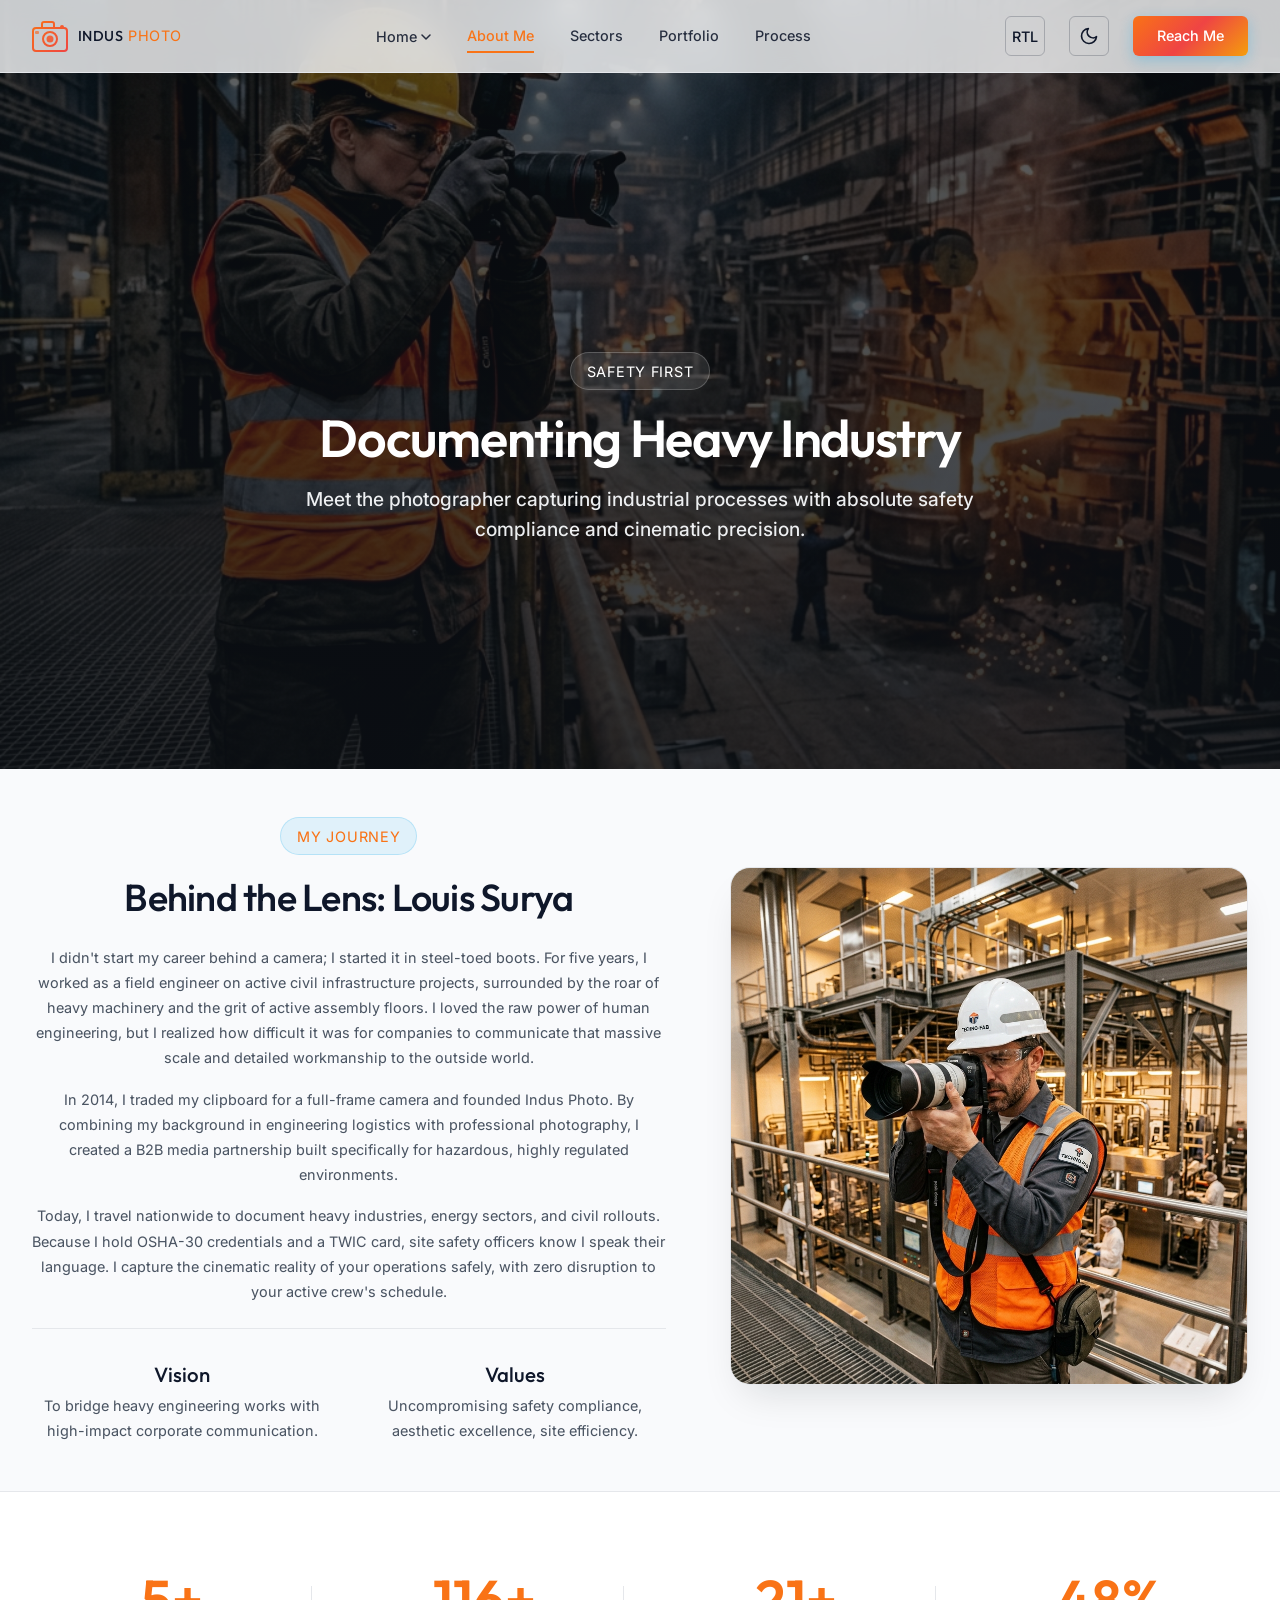
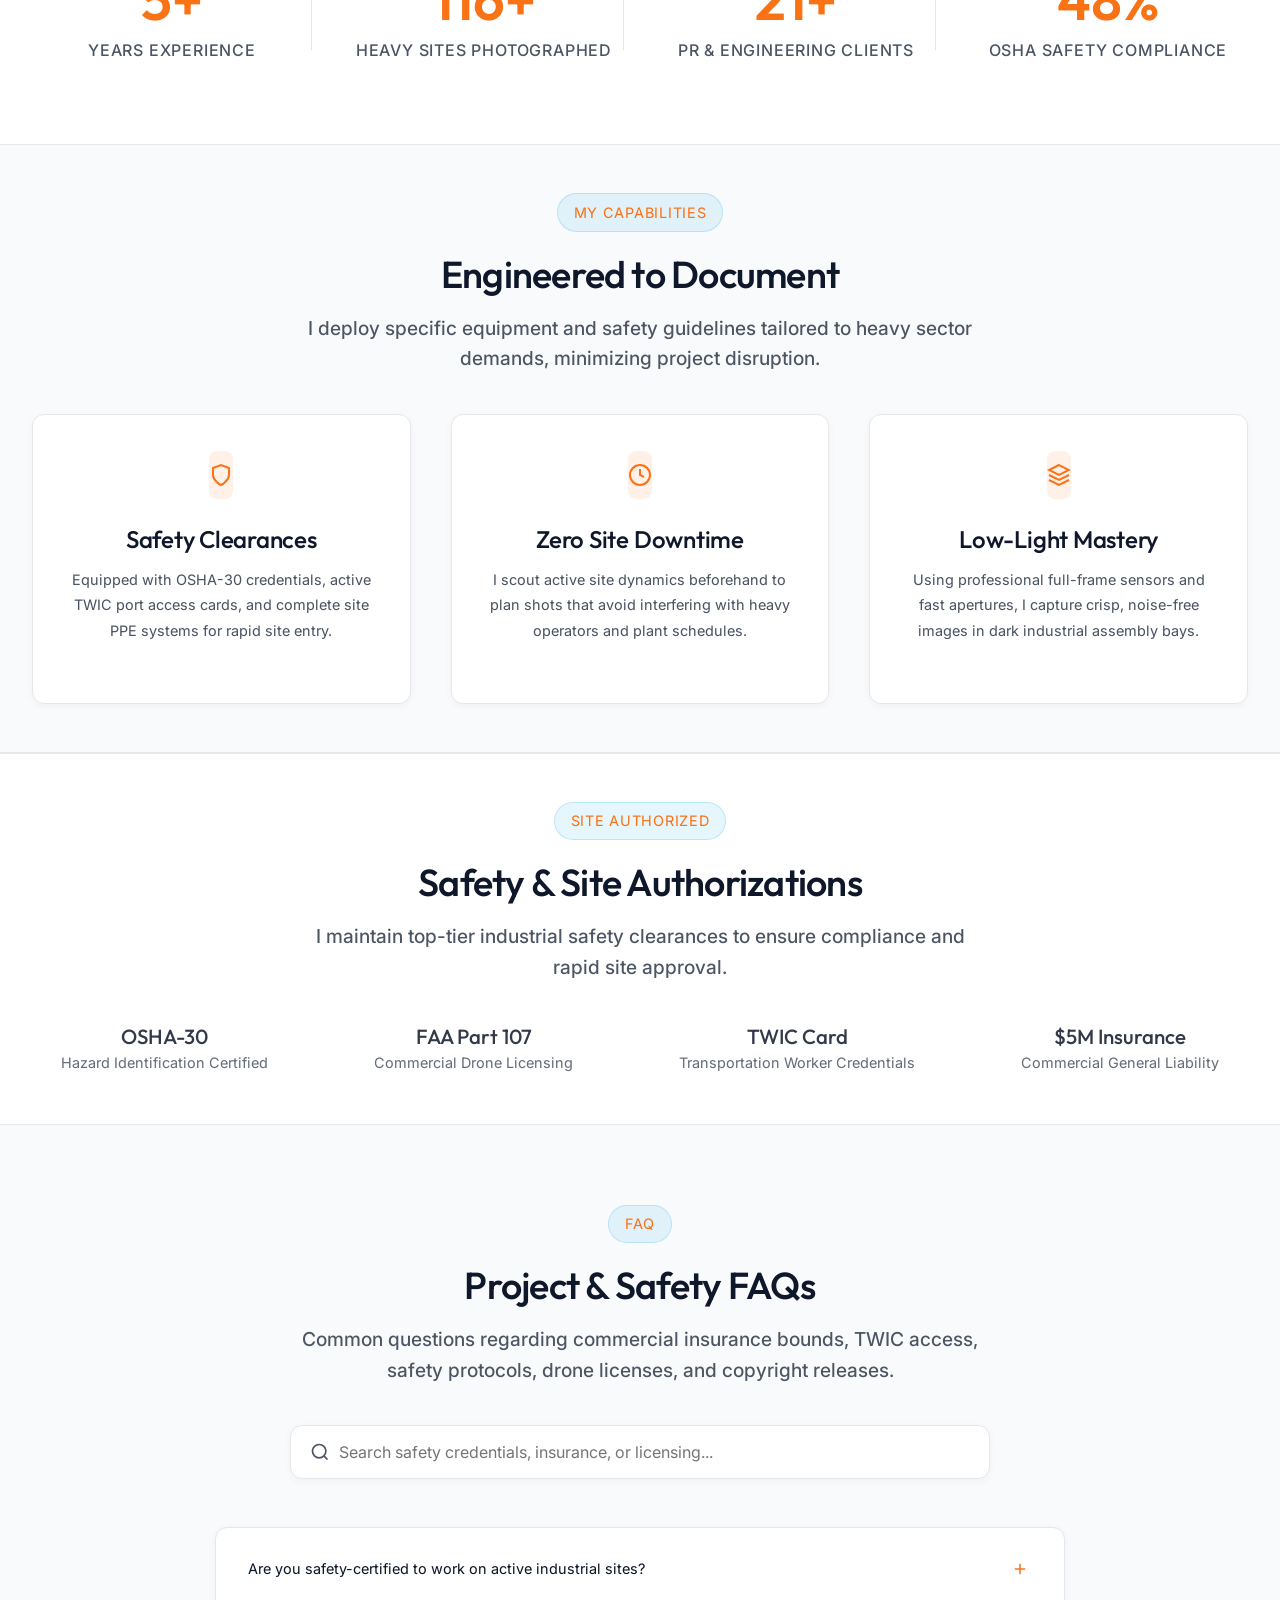
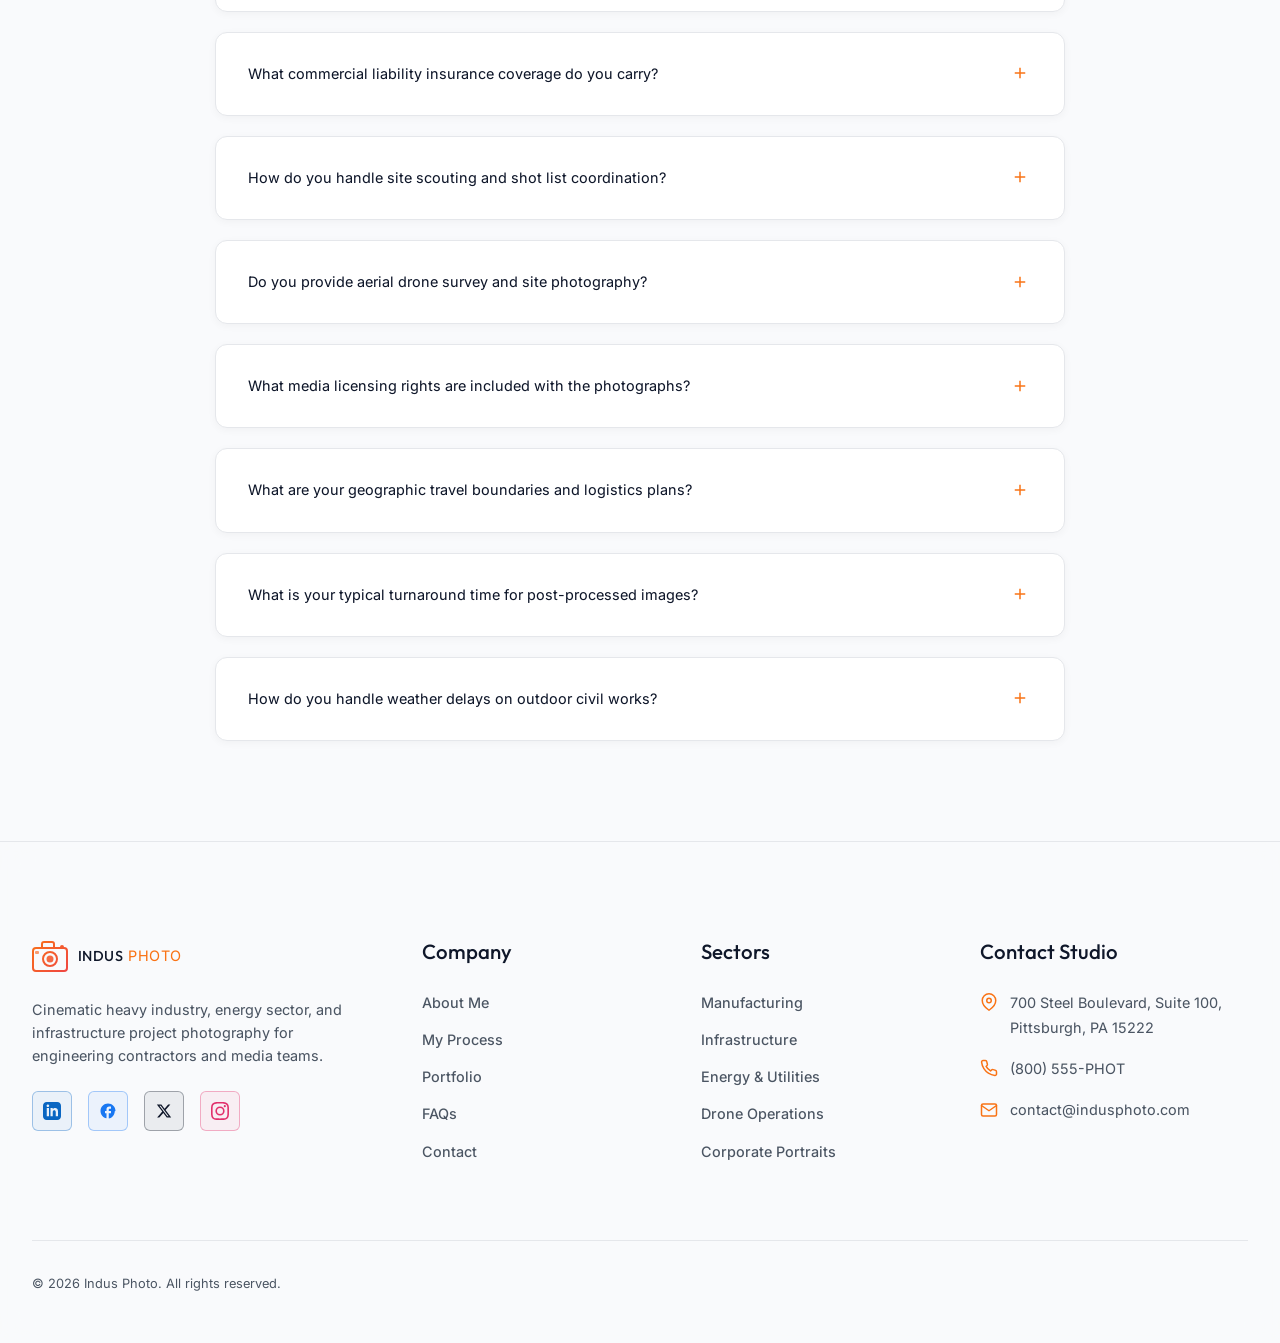
<file: about.html>
﻿<!DOCTYPE html>
<html lang="en">
<head>
  <meta charset="UTF-8">
  <meta name="viewport" content="width=device-width, initial-scale=1.0">
  <title>About Me | Indus Photo Industrial Photography</title>
  <meta name="description" content="Learn about the safety-first approach, OSHA certifications, and specialized heavy machinery photography equipment of Indus Photo.">
  
  <!-- Open Graph -->
  <meta property="og:title" content="About Me | Indus Photo Industrial Photography">
  <meta property="og:description" content="Meet the safety-certified photographer documenting America's infrastructure, energy, and manufacturing sectors.">
  <meta property="og:image" content="images/photographer.jpg">
  <meta property="og:type" content="website">

  <!-- Favicon -->
  <link rel="icon" type="image/svg+xml" href="favicon.svg">

  <!-- CSS Link -->
  <link rel="stylesheet" href="styles.css">
</head>
<body class="about-page">

  <!-- HEADER -->
  <header class="header sticky" id="header" style="background: var(--bg-header); border-bottom: 1px solid var(--border-color);">
    <div class="container header-container">
      <a href="index.html" class="logo">
          <svg class="logo-graphics" width="36" height="36" viewBox="0 0 36 36" fill="none" xmlns="http://www.w3.org/2000/svg"><defs><linearGradient id="logo-gradient" x1="0" y1="0" x2="36" y2="36" gradientUnits="userSpaceOnUse"><stop offset="0%" stop-color="#F97316" /><stop offset="100%" stop-color="#EF4444" /></linearGradient></defs><rect x="1" y="10" width="34" height="23" rx="3" ry="3" stroke="url(#logo-gradient)" stroke-width="2" fill="none" /><path d="M10,10 L10,6 Q10,4 12,4 L20,4 Q22,4 22,6 L22,10" stroke="url(#logo-gradient)" stroke-width="2" fill="none" stroke-linejoin="round" /><circle cx="18" cy="21" r="7" stroke="url(#logo-gradient)" stroke-width="2" fill="none" /><circle cx="18" cy="21" r="3.5" fill="url(#logo-gradient)" opacity="0.9" /><circle cx="30" cy="9" r="2" fill="url(#logo-gradient)" /><rect x="3" y="13" width="4" height="3" rx="1" fill="url(#logo-gradient)" opacity="0.65" /></svg><span class="logo-brand"><strong>INDUS</strong><span class="logo-accent"> PHOTO</span></span>
        </a>
      <nav class="nav" id="nav-menu">
        <div class="nav-dropdown desktop-only">
          <a href="#" class="nav-link dropdown-toggle" id="nav-home">Home <svg class="dropdown-arrow" width="10"
              height="6" viewBox="0 0 10 6" fill="none" stroke="currentColor" stroke-width="1.5">
              <path d="M1 1L5 5L9 1" stroke-linecap="round" stroke-linejoin="round" />
            </svg></a>
          <div class="dropdown-menu">
            <a href="index.html" class="dropdown-item">Home 1</a>
            <a href="index2.html" class="dropdown-item">Home 2</a>
          </div>
        </div>
        <a href="index.html" class="nav-link mobile-only" id="nav-home1-mob">Home 1</a>
        <a href="index2.html" class="nav-link mobile-only" id="nav-home2-mob">Home 2</a>
        <a href="about.html" class="nav-link active" id="nav-about">About Me</a>
        <a href="services.html" class="nav-link" id="nav-services">Sectors</a>
        <a href="portfolio.html" class="nav-link" id="nav-portfolio">Portfolio</a>
        <a href="process.html" class="nav-link" id="nav-process">Process</a>
        <a href="contact.html" class="nav-link mobile-only login-mobile-btn" id="nav-login-mob">Reach Me</a>
      </nav>
      <div class="header-actions">
        <!-- RTL Toggle -->
        <button id="rtl-toggle" class="theme-toggle" aria-label="Toggle Layout Direction" style="font-size: 0.85rem; font-weight: 500;">RTL</button>
        <!-- Dark Mode Toggle -->
        <button id="theme-toggle" class="theme-toggle" aria-label="Toggle Theme">
          <svg class="moon-icon" width="20" height="20" viewBox="0 0 24 24" fill="none" stroke="currentColor" stroke-width="2" stroke-linecap="round" stroke-linejoin="round"><path d="M21 12.79A9 9 0 1 1 11.21 3 7 7 0 0 0 21 12.79z"></path></svg>
          <svg class="sun-icon" width="20" height="20" viewBox="0 0 24 24" fill="none" stroke="currentColor" stroke-width="2" stroke-linecap="round" stroke-linejoin="round"><circle cx="12" cy="12" r="5"></circle><line x1="12" y1="1" x2="12" y2="3"></line><line x1="12" y1="21" x2="12" y2="23"></line><line x1="4.22" y1="4.22" x2="5.64" y2="5.64"></line><line x1="18.36" y1="18.36" x2="19.78" y2="19.78"></line><line x1="1" y1="12" x2="3" y2="12"></line><line x1="21" y1="12" x2="23" y2="12"></line><line x1="4.22" y1="19.78" x2="5.64" y2="18.36"></line><line x1="18.36" y1="5.64" x2="19.78" y2="4.22"></line></svg>
        </button>
        <a href="contact.html" class="btn btn-primary desktop-only">Reach Me</a>
        <button class="hamburger" id="hamburger" aria-label="Toggle Navigation">
          <span class="hamburger-line"></span>
          <span class="hamburger-line"></span>
          <span class="hamburger-line"></span>
          <svg class="hamburger-close-icon" width="20" height="20" viewBox="0 0 24 24" fill="none" stroke="currentColor" stroke-width="2.5" stroke-linecap="round" stroke-linejoin="round" style="display: none; position: absolute; top: 50%; left: 50%; transform: translate(-50%, -50%);"><line x1="18" y1="6" x2="6" y2="18"></line><line x1="6" y1="6" x2="18" y2="18"></line></svg>
        </button>
      </div>
    </div>
  </header>

  <!-- INNER PAGE HERO -->
  <section class="inner-hero">
    <div class="hero-bg">
      <img src="images/about_hero.png" alt="Louis Surya working on-site at a heavy machinery facility">
    </div>
    <div class="container" style="position: relative; z-index: 2; text-align: center;">
      <span class="badge" style="background: rgba(255,255,255,0.1); color: #FFFFFF; border-color: rgba(255,255,255,0.2);">Safety First</span>
      <h1 style="color: #FFFFFF; font-size: 3.5rem; margin-bottom: 1rem;">Documenting Heavy Industry</h1>
      <p class="inner-hero-subtext" style="color: rgba(248, 250, 252, 0.8); max-width: 700px; margin: 0 auto;">Meet the photographer capturing industrial processes with absolute safety compliance and cinematic precision.</p>
    </div>
  </section>

  <!-- COMPANY STORY & MISSION -->
  <section class="section">
    <div class="container">
      <div class="stack-on-mobile" style="display: grid; grid-template-columns: 1.1fr 0.9fr; gap: 4rem; align-items: center;">
        <div class="purpose-text-wrapper">
          <span class="badge">My Journey</span>
          <h2 style="font-size: 2.25rem; margin-bottom: 1.5rem;">Behind the Lens: Louis Surya</h2>
          <p style="margin-bottom: 1rem; color: var(--text-muted);">I didn't start my career behind a camera; I started it in steel-toed boots. For five years, I worked as a field engineer on active civil infrastructure projects, surrounded by the roar of heavy machinery and the grit of active assembly floors. I loved the raw power of human engineering, but I realized how difficult it was for companies to communicate that massive scale and detailed workmanship to the outside world.</p>
          <p style="margin-bottom: 1rem; color: var(--text-muted);">In 2014, I traded my clipboard for a full-frame camera and founded Indus Photo. By combining my background in engineering logistics with professional photography, I created a B2B media partnership built specifically for hazardous, highly regulated environments.</p>
          <p style="margin-bottom: 1.5rem; color: var(--text-muted);">Today, I travel nationwide to document heavy industries, energy sectors, and civil rollouts. Because I hold OSHA-30 credentials and a TWIC card, site safety officers know I speak their language. I capture the cinematic reality of your operations safely, with zero disruption to your active crew's schedule.</p>
          <div class="purpose-meta">
            <div>
              <h4 style="font-size: 1.1rem; margin-bottom: 0.25rem;">Vision</h4>
              <p style="font-size: 0.9rem; color: var(--text-muted);">To bridge heavy engineering works with high-impact corporate communication.</p>
            </div>
            <div>
              <h4 style="font-size: 1.1rem; margin-bottom: 0.25rem;">Values</h4>
              <p style="font-size: 0.9rem; color: var(--text-muted);">Uncompromising safety compliance, aesthetic excellence, site efficiency.</p>
            </div>
          </div>
        </div>
        <div>
          <img src="images/photographer.jpg" alt="Industrial photographer in safety hardhat and high-visibility vest standing in a modern cleanroom factory holding professional camera" style="width: 100%; border-radius: var(--radius-lg); box-shadow: var(--shadow-lg); border: 1px solid var(--border-color);">
        </div>
      </div>
    </div>
  </section>

  <!-- STATISTICS SECTION -->
  <section class="stats" id="stats" style="border-top: 1px solid var(--border-color); border-bottom: 1px solid var(--border-color); margin-top: 0; box-shadow: none; border-radius: 0; background: var(--bg-card);">
    <div class="container">
      <div class="stats-grid">
        <div class="stat-item">
          <div class="stat-number" data-target="12" data-suffix="+">0</div>
          <div class="stat-label">Years Experience</div>
        </div>
        <div class="stat-item">
          <div class="stat-number" data-target="150" data-suffix="+">0</div>
          <div class="stat-label">Heavy Sites Photographed</div>
        </div>
        <div class="stat-item">
          <div class="stat-number" data-target="45" data-suffix="+">0</div>
          <div class="stat-label">PR & Engineering Clients</div>
        </div>
        <div class="stat-item">
          <div class="stat-number" data-target="100" data-suffix="%">0</div>
          <div class="stat-label">OSHA Safety Compliance</div>
        </div>
      </div>
    </div>
  </section>

  <!-- WHY CHOOSE US -->
  <section class="section" id="our-capabilities" style="background: var(--bg-main); border-bottom: 1px solid var(--border-color);">
    <div class="container">
      <div class="section-header">
        <span class="badge">My Capabilities</span>
        <h2 class="section-title">Engineered to Document</h2>
        <p class="section-subtitle">I deploy specific equipment and safety guidelines tailored to heavy sector demands, minimizing project disruption.</p>
      </div>
      <div class="cards-grid center-last-card">
        <!-- Card 1 -->
        <div class="premium-card" style="padding: 2.25rem;">
          <div style="width: 48px; height: 48px; border-radius: 8px; background: rgba(249, 115, 22, 0.1); color: var(--accent); display: flex; align-items: center; justify-content: center; margin-bottom: 1.5rem;">
            <svg width="24" height="24" viewBox="0 0 24 24" fill="none" stroke="currentColor" stroke-width="2"><path d="M12 22s8-4 8-10V5l-8-3-8 3v7c0 6 8 10 8 10z"></path></svg>
          </div>
          <h3 class="card-title" style="min-height: auto; margin-bottom: 0.75rem;">Safety Clearances</h3>
          <p class="card-desc">Equipped with OSHA-30 credentials, active TWIC port access cards, and complete site PPE systems for rapid site entry.</p>
        </div>
        <!-- Card 2 -->
        <div class="premium-card" style="padding: 2.25rem;">
          <div style="width: 48px; height: 48px; border-radius: 8px; background: rgba(249, 115, 22, 0.1); color: var(--accent); display: flex; align-items: center; justify-content: center; margin-bottom: 1.5rem;">
            <svg width="24" height="24" viewBox="0 0 24 24" fill="none" stroke="currentColor" stroke-width="2"><circle cx="12" cy="12" r="10"></circle><polyline points="12 6 12 12 16 14"></polyline></svg>
          </div>
          <h3 class="card-title" style="min-height: auto; margin-bottom: 0.75rem;">Zero Site Downtime</h3>
          <p class="card-desc">I scout active site dynamics beforehand to plan shots that avoid interfering with heavy operators and plant schedules.</p>
        </div>
        <!-- Card 3 -->
        <div class="premium-card" style="padding: 2.25rem;">
          <div style="width: 48px; height: 48px; border-radius: 8px; background: rgba(249, 115, 22, 0.1); color: var(--accent); display: flex; align-items: center; justify-content: center; margin-bottom: 1.5rem;">
            <svg width="24" height="24" viewBox="0 0 24 24" fill="none" stroke="currentColor" stroke-width="2"><polygon points="12 2 2 7 12 12 22 7 12 2"></polygon><polyline points="2 17 12 22 22 17"></polyline><polyline points="2 12 12 17 22 12"></polyline></svg>
          </div>
          <h3 class="card-title" style="min-height: auto; margin-bottom: 0.75rem;">Low-Light Mastery</h3>
          <p class="card-desc">Using professional full-frame sensors and fast apertures, I capture crisp, noise-free images in dark industrial assembly bays.</p>
        </div>
      </div>
    </div>
  </section>

  <!-- TIMELINE -->
  

  <!-- INDUSTRY CERTIFICATIONS -->
  <section class="section" style="background: var(--bg-card); border-top: 1px solid var(--border-color);">
    <div class="container">
      <div class="section-header">
        <span class="badge">Site Authorized</span>
        <h2 class="section-title">Safety & Site Authorizations</h2>
        <p class="section-subtitle">I maintain top-tier industrial safety clearances to ensure compliance and rapid site approval.</p>
      </div>
      <div style="display: flex; justify-content: space-around; align-items: center; flex-wrap: wrap; gap: 3rem; opacity: 0.85;">
        <div style="text-align: center;">
          <h4 style="font-size: 1.25rem; font-weight: 560; color: var(--text-main);">OSHA-30</h4>
          <p style="font-size: 0.85rem; color: var(--text-muted);">Hazard Identification Certified</p>
        </div>
        <div style="text-align: center;">
          <h4 style="font-size: 1.25rem; font-weight: 560; color: var(--text-main);">FAA Part 107</h4>
          <p style="font-size: 0.85rem; color: var(--text-muted);">Commercial Drone Licensing</p>
        </div>
        <div style="text-align: center;">
          <h4 style="font-size: 1.25rem; font-weight: 560; color: var(--text-main);">TWIC Card</h4>
          <p style="font-size: 0.85rem; color: var(--text-muted);">Transportation Worker Credentials</p>
        </div>
        <div style="text-align: center;">
          <h4 style="font-size: 1.25rem; font-weight: 560; color: var(--text-main);">$5M Insurance</h4>
          <p style="font-size: 0.85rem; color: var(--text-muted);">Commercial General Liability</p>
        </div>
      </div>
    </div>
  </section>

  <!-- SECTION: FAQs -->
  <section class="section" id="faq" style="border-top: 1px solid var(--border-color); padding-top: 5rem; padding-bottom: 5rem;">
    <div class="container">
      <div class="section-header">
        <span class="badge">FAQ</span>
        <h2 class="section-title">Project &amp; Safety FAQs</h2>
        <p class="section-subtitle">Common questions regarding commercial insurance bounds, TWIC access, safety protocols, drone licenses, and copyright releases.</p>
      </div>

      <!-- Search Input -->
      <div class="faq-search" style="max-width: 700px; margin: 0 auto 3rem auto; position: relative;">
        <svg class="faq-search-icon" width="20" height="20" viewBox="0 0 24 24" fill="none" stroke="currentColor" stroke-width="2" style="position: absolute; left: 1.25rem; top: 50%; transform: translateY(-50%); color: var(--text-muted);"><circle cx="11" cy="11" r="8"></circle><line x1="21" y1="21" x2="16.65" y2="16.65"></line></svg>
        <input class="faq-search-input" type="text" id="faq-search" placeholder="Search safety credentials, insurance, or licensing..." style="width: 100%; padding: 1rem 1.25rem 1rem 3rem; border: 1px solid var(--border-color); border-radius: var(--radius-md); background: var(--bg-card); color: var(--text-main); font-family: var(--font-body); font-size: 1rem; outline: none; transition: border-color var(--transition-fast);">
      </div>

      <!-- FAQ Container -->
      <div class="faq-container" style="max-width: 850px; margin: 0 auto;">
        
        <!-- FAQ Item 1 (Automatically Open) -->
        <div class="faq-item">
          <button class="faq-question">
            <span>Are you safety-certified to work on active industrial sites?</span>
            <div class="faq-toggle-icon">
              <svg width="18" height="18" viewBox="0 0 24 24" fill="none" stroke="currentColor" stroke-width="2"><line x1="12" y1="5" x2="12" y2="19"></line><line x1="5" y1="12" x2="19" y2="12"></line></svg>
            </div>
          </button>
          <div class="faq-answer">
            <p>Yes. I hold active **OSHA-30 safety credentials** for construction and general industry, and I carry a current **TWIC (Transportation Worker Identification Credential)** card for port and petrochemical installations. I supply my own standard-compliant PPE (steel-toe safety boots, Class 3 high-viz vest, hardhat, protective eyewear, and hearing protection) and always participate in pre-shoot site inductions.</p>
          </div>
        </div>

        <!-- FAQ Item 2 -->
        <div class="faq-item">
          <button class="faq-question">
            <span>What commercial liability insurance coverage do you carry?</span>
            <div class="faq-toggle-icon">
              <svg width="18" height="18" viewBox="0 0 24 24" fill="none" stroke="currentColor" stroke-width="2"><line x1="12" y1="5" x2="12" y2="19"></line><line x1="5" y1="12" x2="19" y2="12"></line></svg>
            </div>
          </button>
          <div class="faq-answer">
            <p>Indus Photo maintains a **$5,000,000 commercial general liability policy** specifically rated for hazardous industrial environments, aerial drone operations, and marine infrastructure works. Certificates of Insurance (COI) listing your firm as an additional insured can be issued via my brokerage within 24 hours of booking confirmation.</p>
          </div>
        </div>

        <!-- FAQ Item 3 -->
        <div class="faq-item">
          <button class="faq-question">
            <span>How do you handle site scouting and shot list coordination?</span>
            <div class="faq-toggle-icon">
              <svg width="18" height="18" viewBox="0 0 24 24" fill="none" stroke="currentColor" stroke-width="2"><line x1="12" y1="5" x2="12" y2="19"></line><line x1="5" y1="12" x2="19" y2="12"></line></svg>
            </div>
          </button>
          <div class="faq-answer">
            <p>I work in alignment with site safety officers and construction superintendents. Prior to the shoot date, I coordinate a detailed shot list to identify key machinery phases, structural angles, or personnel focus areas. This ensures I capture necessary PR and engineering assets during transition windows or planned pauses, maintaining **zero disruptions** to active production lines.</p>
          </div>
        </div>

        <!-- FAQ Item 4 -->
        <div class="faq-item">
          <button class="faq-question">
            <span>Do you provide aerial drone survey and site photography?</span>
            <div class="faq-toggle-icon">
              <svg width="18" height="18" viewBox="0 0 24 24" fill="none" stroke="currentColor" stroke-width="2"><line x1="12" y1="5" x2="12" y2="19"></line><line x1="5" y1="12" x2="19" y2="12"></line></svg>
            </div>
          </button>
          <div class="faq-answer">
            <p>Yes. I am an **FAA Part 107 licensed commercial UAS pilot**. I coordinate all airspace authorizations, low-altitude waivers (LAANC), and safety clearances near airports, power grids, or municipal projects. My drone equipment is registered and fully covered under my commercial liability policy.</p>
          </div>
        </div>

        <!-- FAQ Item 5 -->
        <div class="faq-item">
          <button class="faq-question">
            <span>What media licensing rights are included with the photographs?</span>
            <div class="faq-toggle-icon">
              <svg width="18" height="18" viewBox="0 0 24 24" fill="none" stroke="currentColor" stroke-width="2"><line x1="12" y1="5" x2="12" y2="19"></line><line x1="5" y1="12" x2="19" y2="12"></line></svg>
            </div>
          </button>
          <div class="faq-answer">
            <p>My standard agreement grants engineering, PR, and construction firms a comprehensive **marketing and media usage license**. This permits royalty-free, perpetual use for corporate websites, public bids, proposals, social media, marketing brochures, and PR publications. Full copyright buyout and exclusive proprietary transfers are also available upon request.</p>
          </div>
        </div>

        <!-- FAQ Item 6 -->
        <div class="faq-item">
          <button class="faq-question">
            <span>What are your geographic travel boundaries and logistics plans?</span>
            <div class="faq-toggle-icon">
              <svg width="18" height="18" viewBox="0 0 24 24" fill="none" stroke="currentColor" stroke-width="2"><line x1="12" y1="5" x2="12" y2="19"></line><line x1="5" y1="12" x2="19" y2="12"></line></svg>
            </div>
          </button>
          <div class="faq-answer">
            <p>While based in Pittsburgh, I travel **nationwide and internationally** to capture heavy infrastructure networks, offshore energy operations, and manufacturing plants. Travel fees are billed transparently at-cost or coordinated via a flat mobilization rate. All flight clearances and shipping of heavy gear are managed directly by me.</p>
          </div>
        </div>

        <!-- FAQ Item 7 -->
        <div class="faq-item">
          <button class="faq-question">
            <span>What is your typical turnaround time for post-processed images?</span>
            <div class="faq-toggle-icon">
              <svg width="18" height="18" viewBox="0 0 24 24" fill="none" stroke="currentColor" stroke-width="2"><line x1="12" y1="5" x2="12" y2="19"></line><line x1="5" y1="12" x2="19" y2="12"></line></svg>
            </div>
          </button>
          <div class="faq-answer">
            <p>High-resolution, custom color-graded digital proofs are typically delivered via secure cloud portals within **7 to 10 business days** of the shoot. For PR firms working on immediate press announcements, a select set of expedited images can be color-graded on-site and delivered within 24 hours.</p>
          </div>
        </div>

        <!-- FAQ Item 8 -->
        <div class="faq-item">
          <button class="faq-question">
            <span>How do you handle weather delays on outdoor civil works?</span>
            <div class="faq-toggle-icon">
              <svg width="18" height="18" viewBox="0 0 24 24" fill="none" stroke="currentColor" stroke-width="2"><line x1="12" y1="5" x2="12" y2="19"></line><line x1="5" y1="12" x2="19" y2="12"></line></svg>
            </div>
          </button>
          <div class="faq-answer">
            <p>Infrastructure shoots rely heavily on environmental conditions. I monitor conditions starting 5 days out. If severe rain, low-visibility mist, or safety hazards prevent operations, I reschedule to my pre-coordinated rain date. No additional fee is charged if weather forces a postponement prior to mobilization.</p>
          </div>
        </div>

      </div>
    </div>
  </section>

  <!-- FOOTER -->
  <footer class="footer">
    <div class="container">
      <div class="footer-grid">
        <div class="footer-brand">
          <a href="index.html" class="logo">
          <svg class="logo-graphics" width="36" height="36" viewBox="0 0 36 36" fill="none" xmlns="http://www.w3.org/2000/svg"><defs><linearGradient id="logo-gradient" x1="0" y1="0" x2="36" y2="36" gradientUnits="userSpaceOnUse"><stop offset="0%" stop-color="#F97316" /><stop offset="100%" stop-color="#EF4444" /></linearGradient></defs><rect x="1" y="10" width="34" height="23" rx="3" ry="3" stroke="url(#logo-gradient)" stroke-width="2" fill="none" /><path d="M10,10 L10,6 Q10,4 12,4 L20,4 Q22,4 22,6 L22,10" stroke="url(#logo-gradient)" stroke-width="2" fill="none" stroke-linejoin="round" /><circle cx="18" cy="21" r="7" stroke="url(#logo-gradient)" stroke-width="2" fill="none" /><circle cx="18" cy="21" r="3.5" fill="url(#logo-gradient)" opacity="0.9" /><circle cx="30" cy="9" r="2" fill="url(#logo-gradient)" /><rect x="3" y="13" width="4" height="3" rx="1" fill="url(#logo-gradient)" opacity="0.65" /></svg><span class="logo-brand"><strong>INDUS</strong><span class="logo-accent"> PHOTO</span></span>
        </a>
          <p class="footer-desc">Cinematic heavy industry, energy sector, and infrastructure project photography for engineering contractors and media teams.</p>
          <div class="social-links">
            <a href="#" class="social-btn brand-linkedin" aria-label="LinkedIn">
              <svg width="18" height="18" viewBox="0 0 24 24" fill="currentColor"><path d="M19 0h-14c-2.761 0-5 2.239-5 5v14c0 2.761 2.239 5 5 5h14c2.762 0 5-2.239 5-5v-14c0-2.761-2.238-5-5-5zm-11 19h-3v-11h3v11zm-1.5-12.268c-.966 0-1.75-.779-1.75-1.75s.784-1.75 1.75-1.75 1.75.779 1.75 1.75-.784 1.75-1.75 1.75zm13.5 12.268h-3v-5.604c0-3.368-4-3.113-4 0v5.604h-3v-11h3v1.765c1.396-2.586 7-2.777 7 2.476v6.759z"/></svg>
            </a>
            <a href="#" class="social-btn brand-facebook" aria-label="Facebook">
              <svg width="18" height="18" viewBox="0 0 24 24" fill="currentColor"><path d="M22 12c0-5.52-4.48-10-10-10S2 6.48 2 12c0 4.84 3.44 8.87 8 9.8V15H8v-3h2V9.5C10 7.57 11.57 6 13.5 6H16v3h-2c-.55 0-1 .45-1 1v2h3v3h-3v6.95c4.56-.93 8-4.96 8-9.75z"/></svg>
            </a>
            <a href="#" class="social-btn brand-x" aria-label="X (Twitter)">
              <svg width="16" height="16" viewBox="0 0 24 24" fill="currentColor"><path d="M18.244 2.25h3.308l-7.227 8.26 8.502 11.24H16.17l-5.214-6.817L4.99 21.75H1.68l7.73-8.835L1.254 2.25H8.08l4.713 6.231zm-1.161 17.52h1.833L7.084 4.126H5.117z"/></svg>
            </a>
            <a href="#" class="social-btn brand-instagram" aria-label="Instagram">
              <svg width="18" height="18" viewBox="0 0 24 24" fill="currentColor"><path d="M12 2.163c3.204 0 3.584.012 4.85.07 3.252.148 4.771 1.691 4.919 4.919.058 1.265.069 1.645.069 4.849 0 3.205-.012 3.584-.069 4.849-.149 3.225-1.664 4.771-4.919 4.919-1.266.058-1.644.07-4.85.07-3.204 0-3.584-.012-4.849-.07-3.26-.149-4.771-1.699-4.919-4.92-.058-1.265-.07-1.644-.07-4.849 0-3.204.013-3.583.07-4.849.149-3.227 1.664-4.771 4.919-4.919 1.266-.057 1.645-.069 4.849-.069zM12 0C8.741 0 8.333.014 7.053.072 2.695.272.273 2.69.073 7.051.014 8.333 0 8.741 0 12c0 3.259.014 3.668.072 4.948.2 4.358 2.618 6.78 6.98 6.98 1.281.058 1.689.072 4.948.072 3.259 0 3.668-.014 4.948-.072 4.354-.2 6.782-2.618 6.979-6.98.059-1.28.073-1.689.073-4.948 0-3.259-.014-3.667-.072-4.947-.196-4.354-2.617-6.78-6.979-6.98C15.668.014 15.259 0 12 0zm0 5.838a6.162 6.162 0 1 0 0 12.324 6.162 6.162 0 0 0 0-12.324zM12 16a4 4 0 1 1 0-8 4 4 0 0 1 0 8zm6.406-11.845a1.44 1.44 0 1 0 0 2.881 1.44 1.44 0 0 0 0-2.881z"/></svg>
            </a>
          </div>
        </div>
        <div>
          <h4 class="footer-title">Company</h4>
          <ul class="footer-links">
            <li><a href="about.html" class="footer-link">About Me</a></li>
            <li><a href="process.html" class="footer-link">My Process</a></li>
            <li><a href="portfolio.html" class="footer-link">Portfolio</a></li>
            <li><a href="about.html#faq" class="footer-link">FAQs</a></li>
            <li><a href="contact.html" class="footer-link">Contact</a></li>
          </ul>
        </div>
        <div>
          <h4 class="footer-title">Sectors</h4>
          <ul class="footer-links">
            <li><a href="services.html" class="footer-link">Manufacturing</a></li>
            <li><a href="services.html" class="footer-link">Infrastructure</a></li>
            <li><a href="services.html" class="footer-link">Energy & Utilities</a></li>
            <li><a href="services.html" class="footer-link">Drone Operations</a></li>
            <li><a href="services.html" class="footer-link">Corporate Portraits</a></li>
          </ul>
        </div>
        <div>
          <h4 class="footer-title">Contact Studio</h4>
          <div class="footer-contact-item">
            <svg width="18" height="18" viewBox="0 0 24 24" fill="none" stroke="currentColor" stroke-width="2" stroke-linecap="round" stroke-linejoin="round"><path d="M21 10c0 7-9 13-9 13s-9-6-9-13a9 9 0 0 1 18 0z"></path><circle cx="12" cy="10" r="3"></circle></svg>
            <span>700 Steel Boulevard, Suite 100, Pittsburgh, PA 15222</span>
          </div>
          <div class="footer-contact-item">
            <svg width="18" height="18" viewBox="0 0 24 24" fill="none" stroke="currentColor" stroke-width="2" stroke-linecap="round" stroke-linejoin="round"><path d="M22 16.92v3a2 2 0 0 1-2.18 2 19.79 19.79 0 0 1-8.63-3.07 19.5 19.5 0 0 1-6-6 19.79 19.79 0 0 1-3.07-8.67A2 2 0 0 1 4.11 2h3a2 2 0 0 1 2 1.72 12.84 12.84 0 0 0 .7 2.81 2 2 0 0 1-.45 2.11L8.09 9.91a16 16 0 0 0 6 6l1.27-1.27a2 2 0 0 1 2.11-.45 12.84 12.84 0 0 0 2.81.7A2 2 0 0 1 22 16.92z"></path></svg>
            <span>(800) 555-PHOT</span>
          </div>
          <div class="footer-contact-item">
            <svg width="18" height="18" viewBox="0 0 24 24" fill="none" stroke="currentColor" stroke-width="2" stroke-linecap="round" stroke-linejoin="round"><path d="M4 4h16c1.1 0 2 .9 2 2v12c0 1.1-.9 2-2 2H4c-1.1 0-2-.9-2-2V6c0-1.1.9-2 2-2z"></path><polyline points="22,6 12,13 2,6"></polyline></svg>
            <span>contact@indusphoto.com</span>
          </div>
        </div>
      </div>
      <div class="footer-bottom">
        <p class="footer-copy">&copy; 2026 Indus Photo. All rights reserved.</p>
      </div>
    </div>
  </footer>

  <!-- Scroll Top Button -->
  <button id="scroll-top" class="scroll-top-btn" aria-label="Scroll to Top">
    <svg width="20" height="20" viewBox="0 0 24 24" fill="none" stroke="currentColor" stroke-width="2.5"><polyline points="18 15 12 9 6 15"></polyline></svg>
  </button>

  <!-- Script JS Link -->
  <script src="main.js"></script>
</body>
</html>
</file>
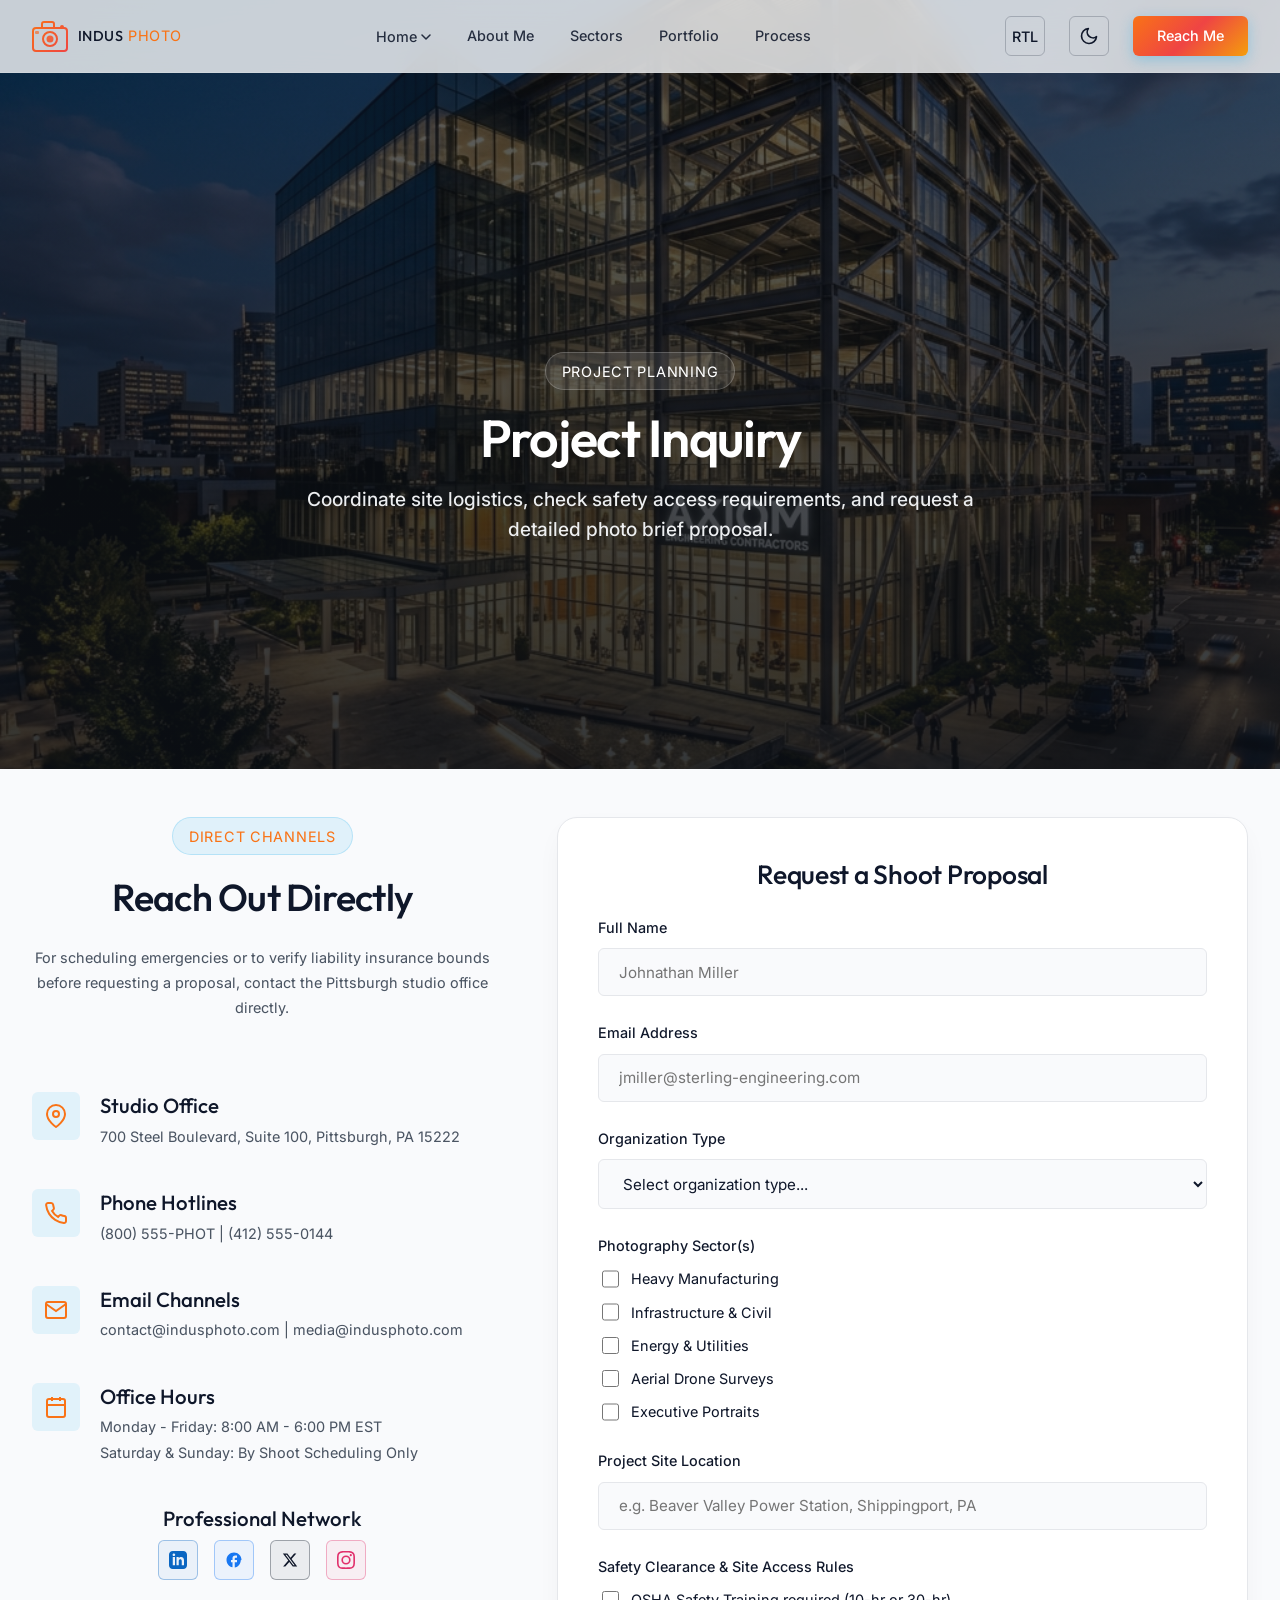
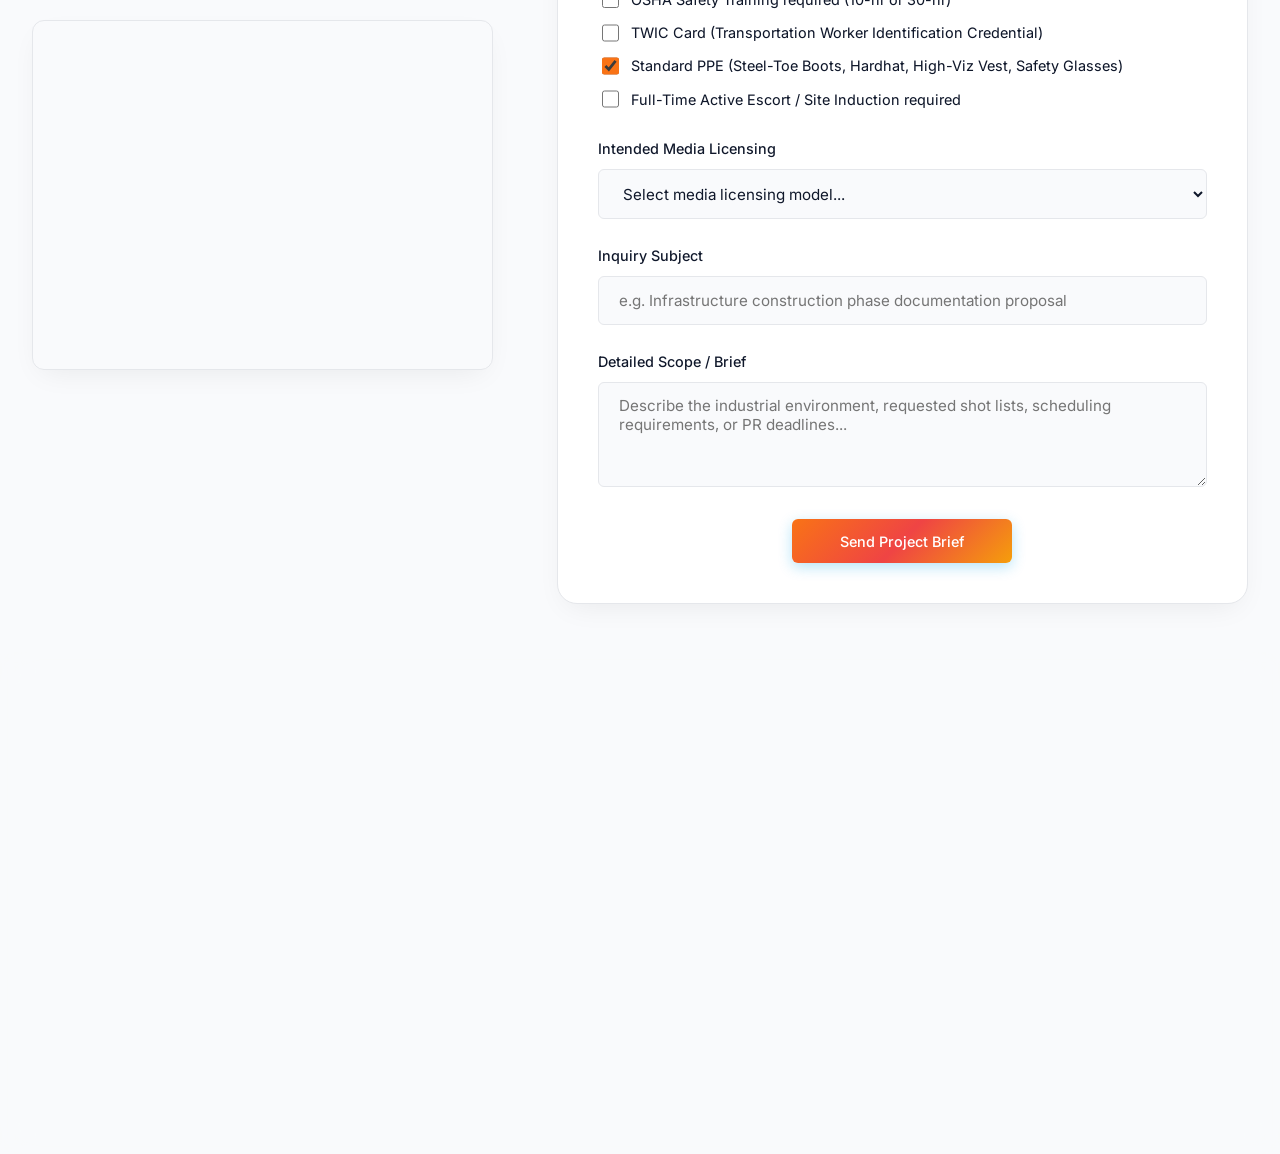
<file: contact.html>
﻿<!DOCTYPE html>
<html lang="en">
<head>
  <meta charset="UTF-8">
  <meta name="viewport" content="width=device-width, initial-scale=1.0">
  <title>Project Inquiry & Booking | Indus Photo</title>
  <meta name="description" content="Inquire about industrial photography services for heavy manufacturing, energy sector, drone surveys, and infrastructure projects. Request a custom quote.">
  
  <!-- Open Graph -->
  <meta property="og:title" content="Project Inquiry & Booking | Indus Photo">
  <meta property="og:description" content="Request a project booking or site photography quote from Indus Photo. TWIC cardholder & OSHA safety-compliant.">
  <meta property="og:image" content="images/hero_industrial.png">
  <meta property="og:type" content="website">

  <!-- Favicon -->
  <link rel="icon" type="image/svg+xml" href="favicon.svg">

  <!-- CSS Link -->
  <link rel="stylesheet" href="styles.css">
</head>
<body>

  <!-- HEADER -->
  <header class="header sticky" id="header" style="background: var(--bg-header); border-bottom: 1px solid rgba(255,255,255,0.12);">
    <div class="container header-container">
      <a href="index.html" class="logo">
          <svg class="logo-graphics" width="36" height="36" viewBox="0 0 36 36" fill="none" xmlns="http://www.w3.org/2000/svg"><defs><linearGradient id="logo-gradient" x1="0" y1="0" x2="36" y2="36" gradientUnits="userSpaceOnUse"><stop offset="0%" stop-color="#F97316" /><stop offset="100%" stop-color="#EF4444" /></linearGradient></defs><rect x="1" y="10" width="34" height="23" rx="3" ry="3" stroke="url(#logo-gradient)" stroke-width="2" fill="none" /><path d="M10,10 L10,6 Q10,4 12,4 L20,4 Q22,4 22,6 L22,10" stroke="url(#logo-gradient)" stroke-width="2" fill="none" stroke-linejoin="round" /><circle cx="18" cy="21" r="7" stroke="url(#logo-gradient)" stroke-width="2" fill="none" /><circle cx="18" cy="21" r="3.5" fill="url(#logo-gradient)" opacity="0.9" /><circle cx="30" cy="9" r="2" fill="url(#logo-gradient)" /><rect x="3" y="13" width="4" height="3" rx="1" fill="url(#logo-gradient)" opacity="0.65" /></svg><span class="logo-brand"><strong>INDUS</strong><span class="logo-accent"> PHOTO</span></span>
        </a>
      <nav class="nav" id="nav-menu">
        <div class="nav-dropdown desktop-only">
          <a href="#" class="nav-link dropdown-toggle" id="nav-home">Home <svg class="dropdown-arrow" width="10"
              height="6" viewBox="0 0 10 6" fill="none" stroke="currentColor" stroke-width="1.5">
              <path d="M1 1L5 5L9 1" stroke-linecap="round" stroke-linejoin="round" />
            </svg></a>
          <div class="dropdown-menu">
            <a href="index.html" class="dropdown-item">Home 1</a>
            <a href="index2.html" class="dropdown-item">Home 2</a>
          </div>
        </div>
        <a href="index.html" class="nav-link mobile-only" id="nav-home1-mob">Home 1</a>
        <a href="index2.html" class="nav-link mobile-only" id="nav-home2-mob">Home 2</a>
        <a href="about.html" class="nav-link" id="nav-about">About Me</a>
        <a href="services.html" class="nav-link" id="nav-services">Sectors</a>
        <a href="portfolio.html" class="nav-link" id="nav-portfolio">Portfolio</a>
        <a href="process.html" class="nav-link" id="nav-process">Process</a>
        <a href="contact.html" class="nav-link mobile-only login-mobile-btn active" id="nav-login-mob" style="color: var(--accent);">Reach Me</a>
      </nav>
      <div class="header-actions">
        <button id="rtl-toggle" class="theme-toggle" aria-label="Toggle Layout Direction" style="font-size: 0.85rem; font-weight: 500;">RTL</button>
        <button id="theme-toggle" class="theme-toggle" aria-label="Toggle Theme">
          <svg class="moon-icon" width="20" height="20" viewBox="0 0 24 24" fill="none" stroke="currentColor" stroke-width="2" stroke-linecap="round" stroke-linejoin="round"><path d="M21 12.79A9 9 0 1 1 11.21 3 7 7 0 0 0 21 12.79z"></path></svg>
          <svg class="sun-icon" width="20" height="20" viewBox="0 0 24 24" fill="none" stroke="currentColor" stroke-width="2" stroke-linecap="round" stroke-linejoin="round"><circle cx="12" cy="12" r="5"></circle><line x1="12" y1="1" x2="12" y2="3"></line><line x1="12" y1="21" x2="12" y2="23"></line><line x1="4.22" y1="4.22" x2="5.64" y2="5.64"></line><line x1="18.36" y1="18.36" x2="19.78" y2="19.78"></line><line x1="1" y1="12" x2="3" y2="12"></line><line x1="21" y1="12" x2="23" y2="12"></line><line x1="4.22" y1="19.78" x2="5.64" y2="18.36"></line><line x1="18.36" y1="5.64" x2="19.78" y2="4.22"></line></svg>
        </button>
        <a href="contact.html" class="btn btn-primary desktop-only">Reach Me</a>
        <button class="hamburger" id="hamburger" aria-label="Toggle Navigation">
          <span class="hamburger-line"></span>
          <span class="hamburger-line"></span>
          <span class="hamburger-line"></span>
          <svg class="hamburger-close-icon" width="20" height="20" viewBox="0 0 24 24" fill="none" stroke="currentColor" stroke-width="2.5" stroke-linecap="round" stroke-linejoin="round" style="display: none; position: absolute; top: 50%; left: 50%; transform: translate(-50%, -50%);"><line x1="18" y1="6" x2="6" y2="18"></line><line x1="6" y1="6" x2="18" y2="18"></line></svg>
        </button>
      </div>
    </div>
  </header>

  <!-- INNER PAGE HERO -->
  <section class="inner-hero">
    <div class="hero-bg">
      <img src="images/contact_hero.png" alt="Modern steel and glass office headquarters building background">
    </div>
    <div class="container" style="position: relative; z-index: 2; text-align: center;">
      <span class="badge" style="background: rgba(255,255,255,0.1); color: #FFFFFF; border-color: rgba(255,255,255,0.2);">Project Planning</span>
      <h1 style="color: #FFFFFF; font-size: clamp(3.5rem, 6vw, 4.5rem); margin-bottom: 1rem;">Project Inquiry</h1>
      <p class="inner-hero-subtext" style="color: rgba(248, 250, 252, 0.8); max-width: 700px; margin: 0 auto;">Coordinate site logistics, check safety access requirements, and request a detailed photo brief proposal.</p>
    </div>
  </section>

  <!-- CONTACT LAYOUT SECTION -->
  <section class="section">
    <div class="container">
      <div class="contact-grid">
        
        <!-- Contact details -->
        <div class="contact-info-panel">
          <div style="text-align: center;">
            <span class="badge">Direct Channels</span>
            <h2 style="font-size: clamp(2rem, 3.5vw, 2.5rem); margin-bottom: 1.5rem;">Reach Out Directly</h2>
            <p style="color: var(--text-muted); margin-bottom: 2rem;">For scheduling emergencies or to verify liability insurance bounds before requesting a proposal, contact the Pittsburgh studio office directly.</p>
          </div>

          <!-- Items -->
          <div class="contact-item">
            <div class="contact-icon">
              <svg width="24" height="24" viewBox="0 0 24 24" fill="none" stroke="currentColor" stroke-width="2"><path d="M21 10c0 7-9 13-9 13s-9-6-9-13a9 9 0 0 1 18 0z"></path><circle cx="12" cy="10" r="3"></circle></svg>
            </div>
            <div class="contact-text">
              <h4 style="font-size: 1.25rem;">Studio Office</h4>
              <p>700 Steel Boulevard, Suite 100, Pittsburgh, PA 15222</p>
            </div>
          </div>

          <div class="contact-item">
            <div class="contact-icon">
              <svg width="24" height="24" viewBox="0 0 24 24" fill="none" stroke="currentColor" stroke-width="2"><path d="M22 16.92v3a2 2 0 0 1-2.18 2 19.79 19.79 0 0 1-8.63-3.07 19.5 19.5 0 0 1-6-6 19.79 19.79 0 0 1-3.07-8.67A2 2 0 0 1 4.11 2h3a2 2 0 0 1 2 1.72 12.84 12.84 0 0 0 .7 2.81 2 2 0 0 1-.45 2.11L8.09 9.91a16 16 0 0 0 6 6l1.27-1.27a2 2 0 0 1 2.11-.45 12.84 12.84 0 0 0 2.81.7A2 2 0 0 1 22 16.92z"></path></svg>
            </div>
            <div class="contact-text">
              <h4 style="font-size: 1.25rem;">Phone Hotlines</h4>
              <p>(800) 555-PHOT | (412) 555-0144</p>
            </div>
          </div>

          <div class="contact-item">
            <div class="contact-icon">
              <svg width="24" height="24" viewBox="0 0 24 24" fill="none" stroke="currentColor" stroke-width="2"><path d="M4 4h16c1.1 0 2 .9 2 2v12c0 1.1-.9 2-2 2H4c-1.1 0-2-.9-2-2V6c0-1.1.9-2 2-2z"></path><polyline points="22,6 12,13 2,6"></polyline></svg>
            </div>
            <div class="contact-text">
              <h4 style="font-size: 1.25rem;">Email Channels</h4>
              <p>contact@indusphoto.com | media@indusphoto.com</p>
            </div>
          </div>

          <div class="contact-item">
            <div class="contact-icon">
              <svg width="24" height="24" viewBox="0 0 24 24" fill="none" stroke="currentColor" stroke-width="2"><rect x="3" y="4" width="18" height="18" rx="2" ry="2"></rect><line x1="16" y1="2" x2="16" y2="6"></line><line x1="8" y1="2" x2="8" y2="6"></line><line x1="3" y1="10" x2="21" y2="10"></line></svg>
            </div>
            <div class="contact-text">
              <h4 style="font-size: 1.25rem;">Office Hours</h4>
              <p>Monday - Friday: 8:00 AM - 6:00 PM EST<br>Saturday & Sunday: By Shoot Scheduling Only</p>
            </div>
          </div>

          <!-- Social Links -->
          <div style="text-align: center;">
            <h4 style="font-size: 1rem; margin-bottom: 0.5rem; font-weight: 500;">Professional Network</h4>
            <div class="social-links" style="margin-top: 0; justify-content: center;">
            <a href="#" class="social-btn brand-linkedin" aria-label="LinkedIn">
              <svg width="18" height="18" viewBox="0 0 24 24" fill="currentColor"><path d="M19 0h-14c-2.761 0-5 2.239-5 5v14c0 2.761 2.239 5 5 5h14c2.762 0 5-2.239 5-5v-14c0-2.761-2.238-5-5-5zm-11 19h-3v-11h3v11zm-1.5-12.268c-.966 0-1.75-.779-1.75-1.75s.784-1.75 1.75-1.75 1.75.779 1.75 1.75-.784 1.75-1.75 1.75zm13.5 12.268h-3v-5.604c0-3.368-4-3.113-4 0v5.604h-3v-11h3v1.765c1.396-2.586 7-2.777 7 2.476v6.759z"/></svg>
            </a>
            <a href="#" class="social-btn brand-facebook" aria-label="Facebook">
              <svg width="18" height="18" viewBox="0 0 24 24" fill="currentColor"><path d="M22 12c0-5.52-4.48-10-10-10S2 6.48 2 12c0 4.84 3.44 8.87 8 9.8V15H8v-3h2V9.5C10 7.57 11.57 6 13.5 6H16v3h-2c-.55 0-1 .45-1 1v2h3v3h-3v6.95c4.56-.93 8-4.96 8-9.75z"/></svg>
            </a>
            <a href="#" class="social-btn brand-x" aria-label="X (Twitter)">
              <svg width="16" height="16" viewBox="0 0 24 24" fill="currentColor"><path d="M18.244 2.25h3.308l-7.227 8.26 8.502 11.24H16.17l-5.214-6.817L4.99 21.75H1.68l7.73-8.835L1.254 2.25H8.08l4.713 6.231zm-1.161 17.52h1.833L7.084 4.126H5.117z"/></svg>
            </a>
            <a href="#" class="social-btn brand-instagram" aria-label="Instagram">
              <svg width="18" height="18" viewBox="0 0 24 24" fill="currentColor"><path d="M12 2.163c3.204 0 3.584.012 4.85.07 3.252.148 4.771 1.691 4.919 4.919.058 1.265.069 1.645.069 4.849 0 3.205-.012 3.584-.069 4.849-.149 3.225-1.664 4.771-4.919 4.919-1.266.058-1.644.07-4.85.07-3.204 0-3.584-.012-4.849-.07-3.26-.149-4.771-1.699-4.919-4.92-.058-1.265-.07-1.644-.07-4.849 0-3.204.013-3.583.07-4.849.149-3.227 1.664-4.771 4.919-4.919 1.266-.057 1.645-.069 4.849-.069zM12 0C8.741 0 8.333.014 7.053.072 2.695.272.273 2.69.073 7.051.014 8.333 0 8.741 0 12c0 3.259.014 3.668.072 4.948.2 4.358 2.618 6.78 6.98 6.98 1.281.058 1.689.072 4.948.072 3.259 0 3.668-.014 4.948-.072 4.354-.2 6.782-2.618 6.979-6.98.059-1.28.073-1.689.073-4.948 0-3.259-.014-3.667-.072-4.947-.196-4.354-2.617-6.78-6.979-6.98C15.668.014 15.259 0 12 0zm0 5.838a6.162 6.162 0 1 0 0 12.324 6.162 6.162 0 0 0 0-12.324zM12 16a4 4 0 1 1 0-8 4 4 0 0 1 0 8zm6.406-11.845a1.44 1.44 0 1 0 0 2.881 1.44 1.44 0 0 0 0-2.881z"/></svg>
            </a>
          </div>
          </div>

          <!-- MAP CONTAINER (Aligned left under socials) -->
          <div class="map-container" style="margin-top: 0;">
            <!-- Interactive map frame with Pittsburgh coords -->
            <iframe src="https://www.google.com/maps/embed?pb=!1m18!1m12!1m3!1d97224.23724213768!2d-80.0505404987083!3d40.44062479958742!2m3!1f0!2f0!3f0!3m2!1i1024!2i768!4f13.1!3m3!1m2!1s0x8834f16f48068503%3A0x8df915a15b1ac13d!2sPittsburgh%2C%20PA!5e0!3m2!1sen!2sus!4v1700000000000!2m2!1d-79.9959!2d40.4406" allowfullscreen="" loading="lazy" referrerpolicy="no-referrer-when-downgrade" title="Indus Photo Pittsburgh Studio Office Map"></iframe>
          </div>
        </div>

        <!-- Form & Details -->
        <div>
          <div style="background: var(--bg-card); border: 1px solid var(--border-color); padding: 2.5rem; border-radius: var(--radius-lg); box-shadow: var(--shadow-md);">
            <h3 style="font-size: 1.75rem; margin-bottom: 1.5rem; font-weight: 520; color: var(--text-main); text-align: center;">Request a Shoot Proposal</h3>
            
            <form id="contact-form">
              <!-- Basic fields -->
              <div class="form-group">
                <label class="form-label" for="contact-name">Full Name</label>
                <input class="form-control" type="text" id="contact-name" placeholder="Johnathan Miller" required>
              </div>
              <div class="form-group">
                <label class="form-label" for="contact-email">Email Address</label>
                <input class="form-control" type="email" id="contact-email" placeholder="jmiller@sterling-engineering.com" required>
              </div>

              <!-- Organization Type Dropdown -->
              <div class="form-group">
                <label class="form-label" for="contact-org">Organization Type</label>
                <select class="form-control" id="contact-org" required style="background-image: none;">
                  <option value="" disabled selected>Select organization type...</option>
                  <option value="engineering">Civil Engineering Contractor</option>
                  <option value="pr-firm">PR & Media Agency</option>
                  <option value="construction">Construction Operator / Developer</option>
                  <option value="utility">Energy / Infrastructure Utility</option>
                  <option value="manufacturing">Heavy Industrial Manufacturer</option>
                  <option value="other">Other Corporation</option>
                </select>
              </div>

              <!-- Photography Sectors (Checkboxes) -->
              <div class="form-group">
                <label class="form-label">Photography Sector(s)</label>
                <div style="display: grid; grid-template-columns: 1fr; gap: 0.5rem; margin-top: 0.5rem; padding-left: 0.25rem;">
                  <label style="display: flex; align-items: center; gap: 0.75rem; cursor: pointer;">
                    <input type="checkbox" name="sector" value="manufacturing" style="accent-color: var(--accent); width: 1.1rem; height: 1.1rem;">
                    <span>Heavy Manufacturing</span>
                  </label>
                  <label style="display: flex; align-items: center; gap: 0.75rem; cursor: pointer;">
                    <input type="checkbox" name="sector" value="infrastructure" style="accent-color: var(--accent); width: 1.1rem; height: 1.1rem;">
                    <span>Infrastructure & Civil</span>
                  </label>
                  <label style="display: flex; align-items: center; gap: 0.75rem; cursor: pointer;">
                    <input type="checkbox" name="sector" value="energy" style="accent-color: var(--accent); width: 1.1rem; height: 1.1rem;">
                    <span>Energy & Utilities</span>
                  </label>
                  <label style="display: flex; align-items: center; gap: 0.75rem; cursor: pointer;">
                    <input type="checkbox" name="sector" value="drone" style="accent-color: var(--accent); width: 1.1rem; height: 1.1rem;">
                    <span>Aerial Drone Surveys</span>
                  </label>
                  <label style="display: flex; align-items: center; gap: 0.75rem; cursor: pointer;">
                    <input type="checkbox" name="sector" value="portraits" style="accent-color: var(--accent); width: 1.1rem; height: 1.1rem;">
                    <span>Executive Portraits</span>
                  </label>
                </div>
              </div>

              <!-- Site Location & Access -->
              <div class="form-group">
                <label class="form-label" for="contact-location">Project Site Location</label>
                <input class="form-control" type="text" id="contact-location" placeholder="e.g. Beaver Valley Power Station, Shippingport, PA" required>
              </div>

              <!-- Safety Clearance & PPE (Checkboxes) -->
              <div class="form-group">
                <label class="form-label">Safety Clearance & Site Access Rules</label>
                <div style="display: grid; grid-template-columns: 1fr; gap: 0.5rem; margin-top: 0.5rem; padding-left: 0.25rem;">
                  <label style="display: flex; align-items: center; gap: 0.75rem; cursor: pointer;">
                    <input type="checkbox" name="safety" value="osha" style="accent-color: var(--accent); width: 1.1rem; height: 1.1rem;">
                    <span>OSHA Safety Training required (10-hr or 30-hr)</span>
                  </label>
                  <label style="display: flex; align-items: center; gap: 0.75rem; cursor: pointer;">
                    <input type="checkbox" name="safety" value="twic" style="accent-color: var(--accent); width: 1.1rem; height: 1.1rem;">
                    <span>TWIC Card (Transportation Worker Identification Credential)</span>
                  </label>
                  <label style="display: flex; align-items: center; gap: 0.75rem; cursor: pointer;">
                    <input type="checkbox" name="safety" value="ppe" style="accent-color: var(--accent); width: 1.1rem; height: 1.1rem;" checked>
                    <span>Standard PPE (Steel-Toe Boots, Hardhat, High-Viz Vest, Safety Glasses)</span>
                  </label>
                  <label style="display: flex; align-items: center; gap: 0.75rem; cursor: pointer;">
                    <input type="checkbox" name="safety" value="escort" style="accent-color: var(--accent); width: 1.1rem; height: 1.1rem;">
                    <span>Full-Time Active Escort / Site Induction required</span>
                  </label>
                </div>
              </div>

              <!-- Licensing Rights -->
              <div class="form-group">
                <label class="form-label" for="contact-licensing">Intended Media Licensing</label>
                <select class="form-control" id="contact-licensing" required style="background-image: none;">
                  <option value="" disabled selected>Select media licensing model...</option>
                  <option value="buyout">Full Commercial Buyout & Copyright Transfer</option>
                  <option value="pr-editorial">PR, Marketing & Editorial Usage Rights</option>
                  <option value="internal">Internal Archives & Corporate Comm Only</option>
                </select>
              </div>

              <div class="form-group">
                <label class="form-label" for="contact-subject">Inquiry Subject</label>
                <input class="form-control" type="text" id="contact-subject" placeholder="e.g. Infrastructure construction phase documentation proposal" required>
              </div>
              <div class="form-group">
                <label class="form-label" for="contact-message">Detailed Scope / Brief</label>
                <textarea class="form-control" id="contact-message" rows="4" placeholder="Describe the industrial environment, requested shot lists, scheduling requirements, or PR deadlines..." required></textarea>
              </div>
              
              <button class="btn btn-primary submit-btn" type="submit" style="margin-top: 1rem;">Send Project Brief</button>
            </form>
          </div>
        </div>

      </div>


      
    </div>
  </section>

  <!-- FOOTER -->
  <footer class="footer">
    <div class="container">
      <div class="footer-grid">
        <div class="footer-brand">
          <a href="index.html" class="logo">
          <svg class="logo-graphics" width="36" height="36" viewBox="0 0 36 36" fill="none" xmlns="http://www.w3.org/2000/svg"><defs><linearGradient id="logo-gradient" x1="0" y1="0" x2="36" y2="36" gradientUnits="userSpaceOnUse"><stop offset="0%" stop-color="#F97316" /><stop offset="100%" stop-color="#EF4444" /></linearGradient></defs><rect x="1" y="10" width="34" height="23" rx="3" ry="3" stroke="url(#logo-gradient)" stroke-width="2" fill="none" /><path d="M10,10 L10,6 Q10,4 12,4 L20,4 Q22,4 22,6 L22,10" stroke="url(#logo-gradient)" stroke-width="2" fill="none" stroke-linejoin="round" /><circle cx="18" cy="21" r="7" stroke="url(#logo-gradient)" stroke-width="2" fill="none" /><circle cx="18" cy="21" r="3.5" fill="url(#logo-gradient)" opacity="0.9" /><circle cx="30" cy="9" r="2" fill="url(#logo-gradient)" /><rect x="3" y="13" width="4" height="3" rx="1" fill="url(#logo-gradient)" opacity="0.65" /></svg><span class="logo-brand"><strong>INDUS</strong><span class="logo-accent"> PHOTO</span></span>
        </a>
          <p class="footer-desc">Cinematic heavy industry, energy sector, and infrastructure project photography for engineering contractors and media teams.</p>
          <div class="social-links">
            <a href="#" class="social-btn brand-linkedin" aria-label="LinkedIn">
              <svg width="18" height="18" viewBox="0 0 24 24" fill="currentColor"><path d="M19 0h-14c-2.761 0-5 2.239-5 5v14c0 2.761 2.239 5 5 5h14c2.762 0 5-2.239 5-5v-14c0-2.761-2.238-5-5-5zm-11 19h-3v-11h3v11zm-1.5-12.268c-.966 0-1.75-.779-1.75-1.75s.784-1.75 1.75-1.75 1.75.779 1.75 1.75-.784 1.75-1.75 1.75zm13.5 12.268h-3v-5.604c0-3.368-4-3.113-4 0v5.604h-3v-11h3v1.765c1.396-2.586 7-2.777 7 2.476v6.759z"/></svg>
            </a>
            <a href="#" class="social-btn brand-facebook" aria-label="Facebook">
              <svg width="18" height="18" viewBox="0 0 24 24" fill="currentColor"><path d="M22 12c0-5.52-4.48-10-10-10S2 6.48 2 12c0 4.84 3.44 8.87 8 9.8V15H8v-3h2V9.5C10 7.57 11.57 6 13.5 6H16v3h-2c-.55 0-1 .45-1 1v2h3v3h-3v6.95c4.56-.93 8-4.96 8-9.75z"/></svg>
            </a>
            <a href="#" class="social-btn brand-x" aria-label="X (Twitter)">
              <svg width="16" height="16" viewBox="0 0 24 24" fill="currentColor"><path d="M18.244 2.25h3.308l-7.227 8.26 8.502 11.24H16.17l-5.214-6.817L4.99 21.75H1.68l7.73-8.835L1.254 2.25H8.08l4.713 6.231zm-1.161 17.52h1.833L7.084 4.126H5.117z"/></svg>
            </a>
            <a href="#" class="social-btn brand-instagram" aria-label="Instagram">
              <svg width="18" height="18" viewBox="0 0 24 24" fill="currentColor"><path d="M12 2.163c3.204 0 3.584.012 4.85.07 3.252.148 4.771 1.691 4.919 4.919.058 1.265.069 1.645.069 4.849 0 3.205-.012 3.584-.069 4.849-.149 3.225-1.664 4.771-4.919 4.919-1.266.058-1.644.07-4.85.07-3.204 0-3.584-.012-4.849-.07-3.26-.149-4.771-1.699-4.919-4.92-.058-1.265-.07-1.644-.07-4.849 0-3.204.013-3.583.07-4.849.149-3.227 1.664-4.771 4.919-4.919 1.266-.057 1.645-.069 4.849-.069zM12 0C8.741 0 8.333.014 7.053.072 2.695.272.273 2.69.073 7.051.014 8.333 0 8.741 0 12c0 3.259.014 3.668.072 4.948.2 4.358 2.618 6.78 6.98 6.98 1.281.058 1.689.072 4.948.072 3.259 0 3.668-.014 4.948-.072 4.354-.2 6.782-2.618 6.979-6.98.059-1.28.073-1.689.073-4.948 0-3.259-.014-3.667-.072-4.947-.196-4.354-2.617-6.78-6.979-6.98C15.668.014 15.259 0 12 0zm0 5.838a6.162 6.162 0 1 0 0 12.324 6.162 6.162 0 0 0 0-12.324zM12 16a4 4 0 1 1 0-8 4 4 0 0 1 0 8zm6.406-11.845a1.44 1.44 0 1 0 0 2.881 1.44 1.44 0 0 0 0-2.881z"/></svg>
            </a>
          </div>
        </div>
        <div>
          <h4 class="footer-title">Company</h4>
          <ul class="footer-links">
            <li><a href="about.html" class="footer-link">About Me</a></li>
            <li><a href="process.html" class="footer-link">My Process</a></li>
            <li><a href="portfolio.html" class="footer-link">Portfolio</a></li>
            <li><a href="about.html#faq" class="footer-link">FAQs</a></li>
            <li><a href="contact.html" class="footer-link">Contact</a></li>
          </ul>
        </div>
        <div>
          <h4 class="footer-title">Sectors</h4>
          <ul class="footer-links">
            <li><a href="services.html" class="footer-link">Manufacturing</a></li>
            <li><a href="services.html" class="footer-link">Infrastructure</a></li>
            <li><a href="services.html" class="footer-link">Energy & Utilities</a></li>
            <li><a href="services.html" class="footer-link">Drone Operations</a></li>
            <li><a href="services.html" class="footer-link">Corporate Portraits</a></li>
          </ul>
        </div>
        <div>
          <h4 class="footer-title">Contact Studio</h4>
          <div class="footer-contact-item">
            <svg width="18" height="18" viewBox="0 0 24 24" fill="none" stroke="currentColor" stroke-width="2" stroke-linecap="round" stroke-linejoin="round"><path d="M21 10c0 7-9 13-9 13s-9-6-9-13a9 9 0 0 1 18 0z"></path><circle cx="12" cy="10" r="3"></circle></svg>
            <span>700 Steel Boulevard, Suite 100, Pittsburgh, PA 15222</span>
          </div>
          <div class="footer-contact-item">
            <svg width="18" height="18" viewBox="0 0 24 24" fill="none" stroke="currentColor" stroke-width="2" stroke-linecap="round" stroke-linejoin="round"><path d="M22 16.92v3a2 2 0 0 1-2.18 2 19.79 19.79 0 0 1-8.63-3.07 19.5 19.5 0 0 1-6-6 19.79 19.79 0 0 1-3.07-8.67A2 2 0 0 1 4.11 2h3a2 2 0 0 1 2 1.72 12.84 12.84 0 0 0 .7 2.81 2 2 0 0 1-.45 2.11L8.09 9.91a16 16 0 0 0 6 6l1.27-1.27a2 2 0 0 1 2.11-.45 12.84 12.84 0 0 0 2.81.7A2 2 0 0 1 22 16.92z"></path></svg>
            <span>(800) 555-PHOT</span>
          </div>
          <div class="footer-contact-item">
            <svg width="18" height="18" viewBox="0 0 24 24" fill="none" stroke="currentColor" stroke-width="2" stroke-linecap="round" stroke-linejoin="round"><path d="M4 4h16c1.1 0 2 .9 2 2v12c0 1.1-.9 2-2 2H4c-1.1 0-2-.9-2-2V6c0-1.1.9-2 2-2z"></path><polyline points="22,6 12,13 2,6"></polyline></svg>
            <span>contact@indusphoto.com</span>
          </div>
        </div>
      </div>
      <div class="footer-bottom">
        <p class="footer-copy">&copy; 2026 Indus Photo. All rights reserved.</p>
      </div>
    </div>
  </footer>

  <!-- Scroll Top Button -->
  <button id="scroll-top" class="scroll-top-btn" aria-label="Scroll to Top">
    <svg width="20" height="20" viewBox="0 0 24 24" fill="none" stroke="currentColor" stroke-width="2.5"><polyline points="18 15 12 9 6 15"></polyline></svg>
  </button>

  <!-- Script JS Link -->
  <script src="main.js"></script>
</body>
</html>
</file>
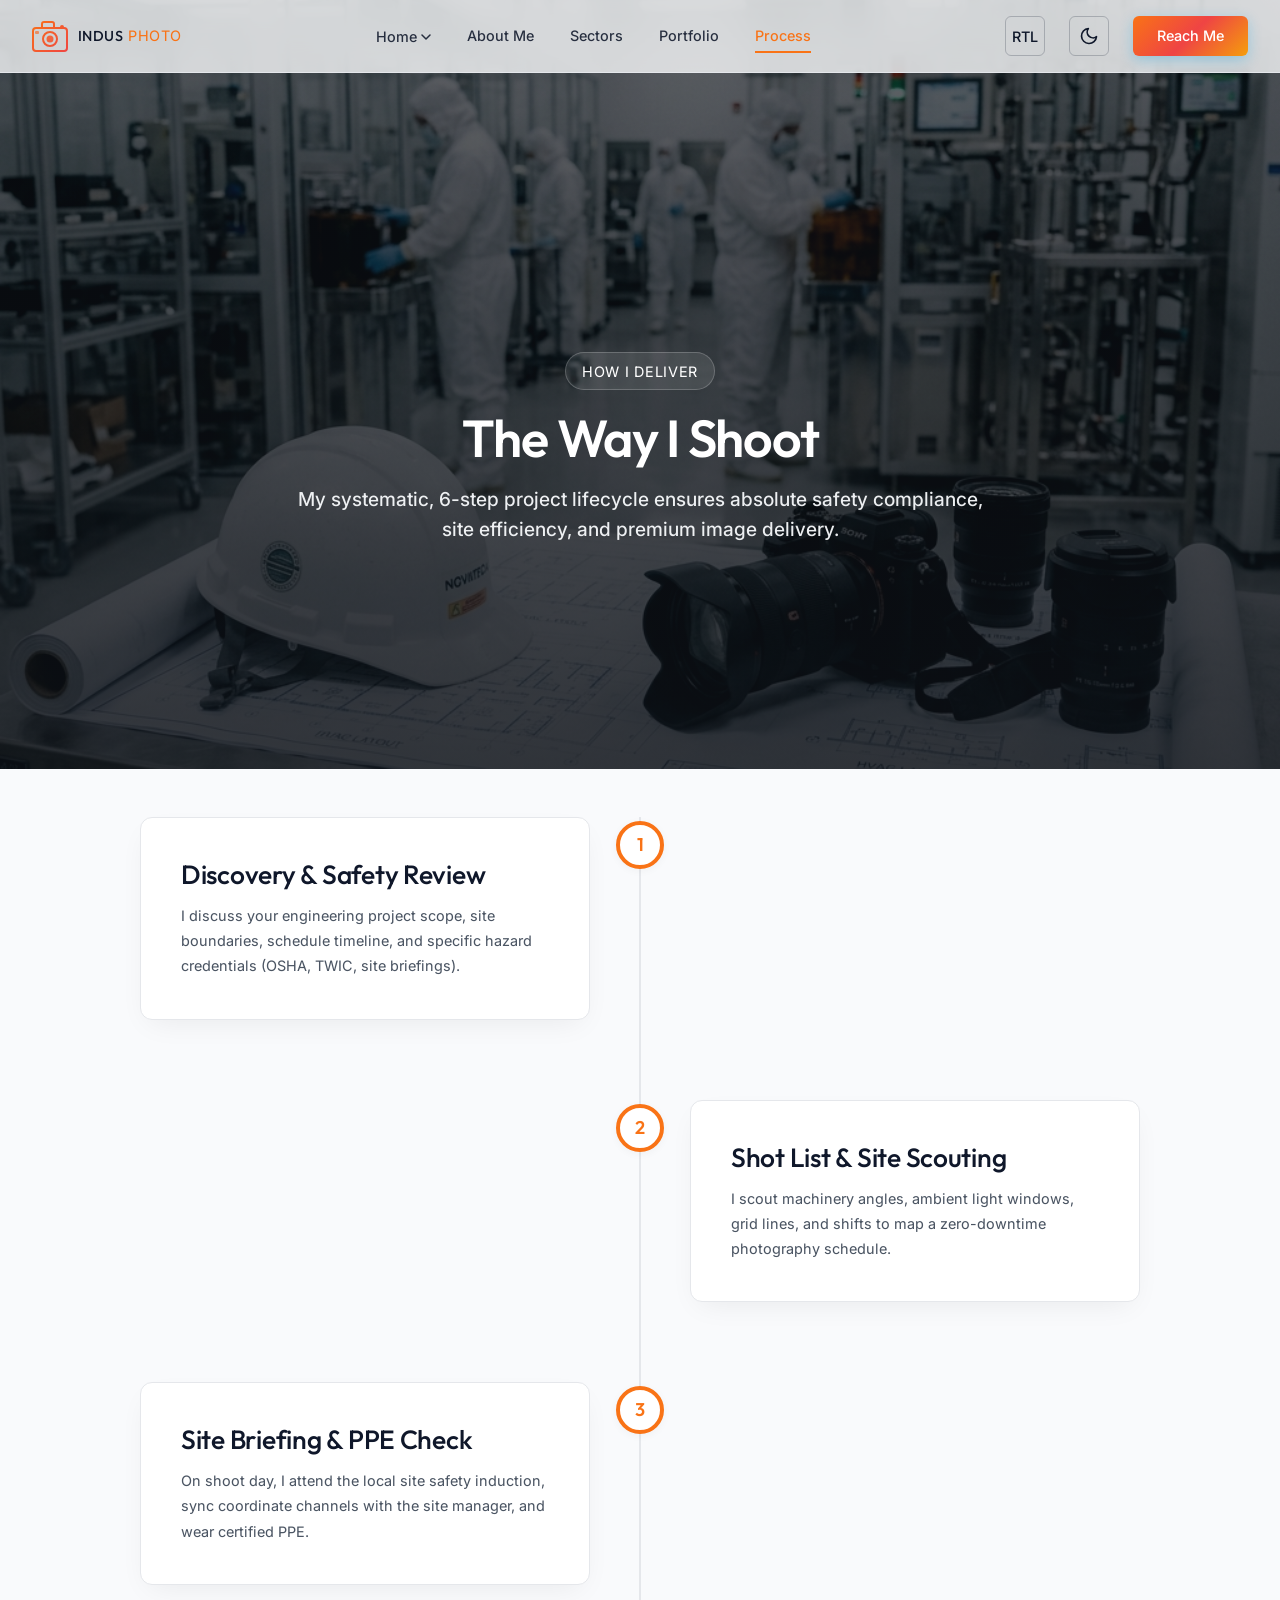
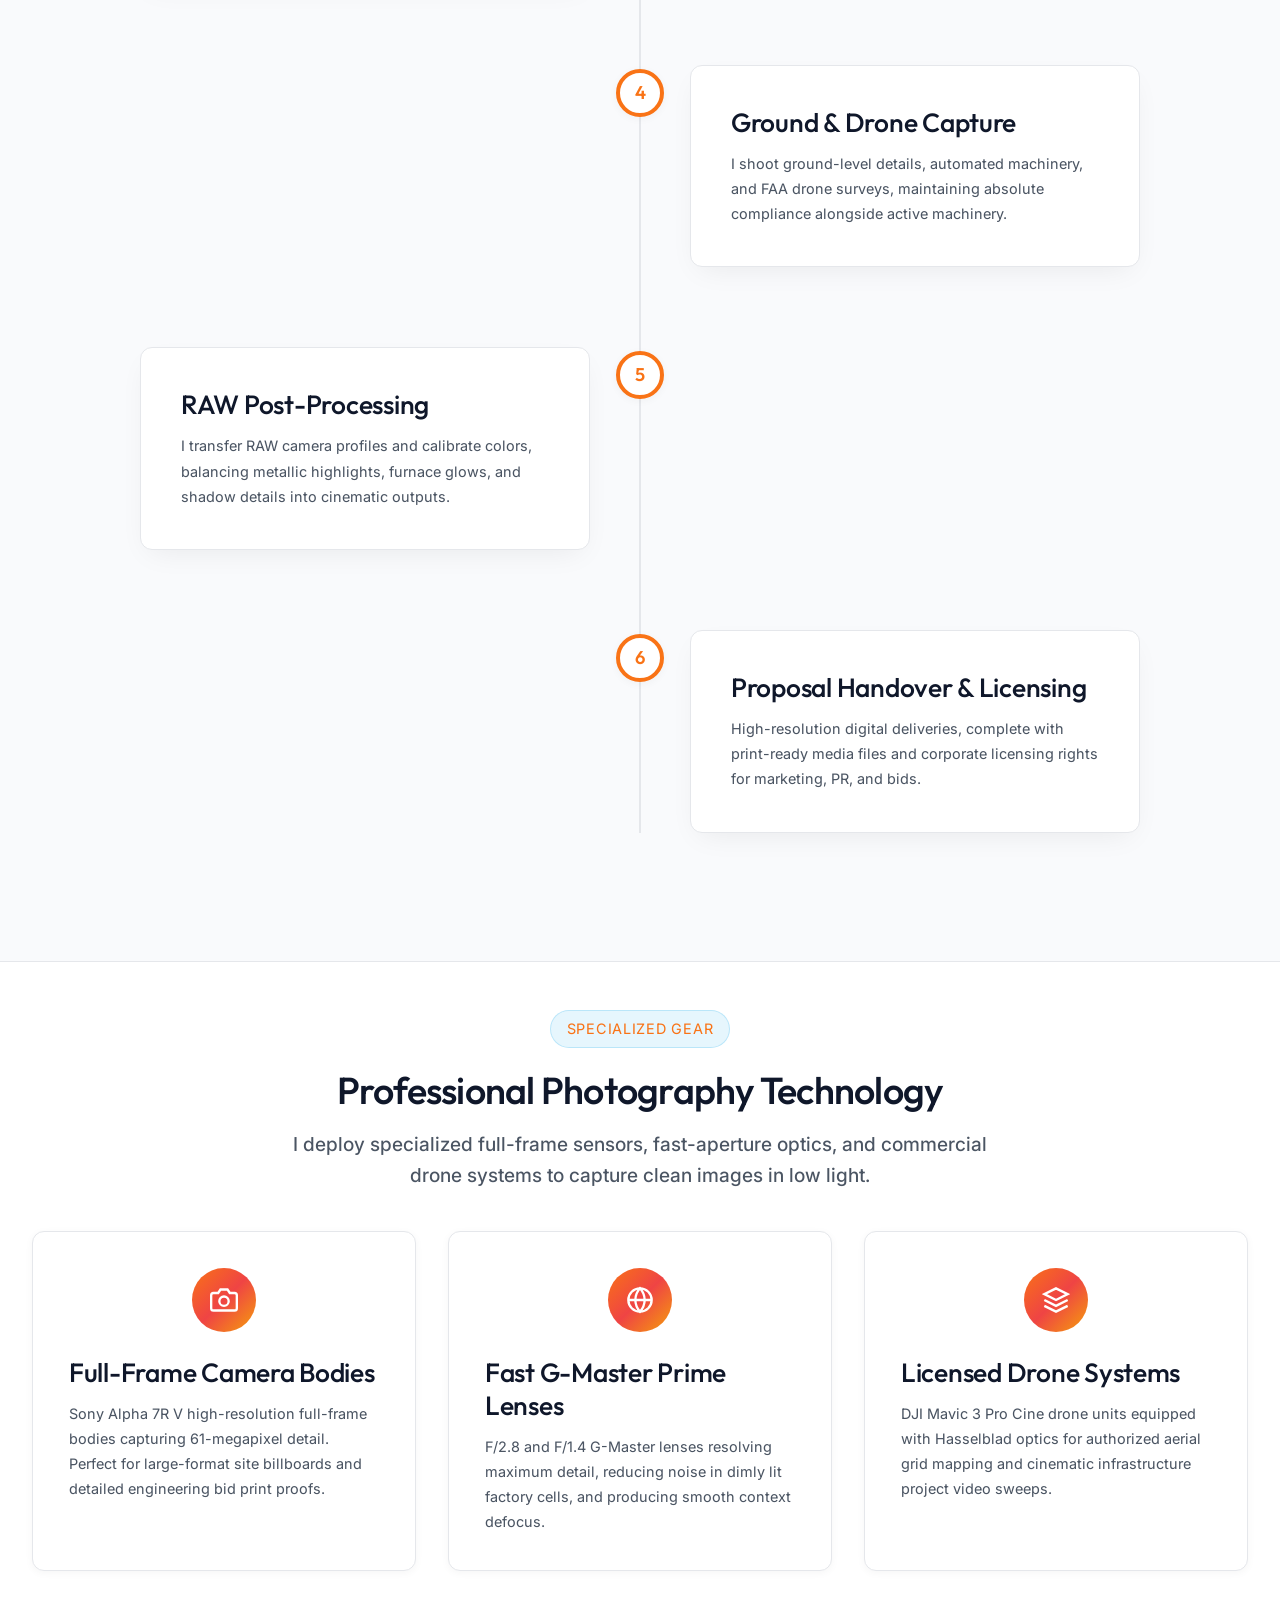
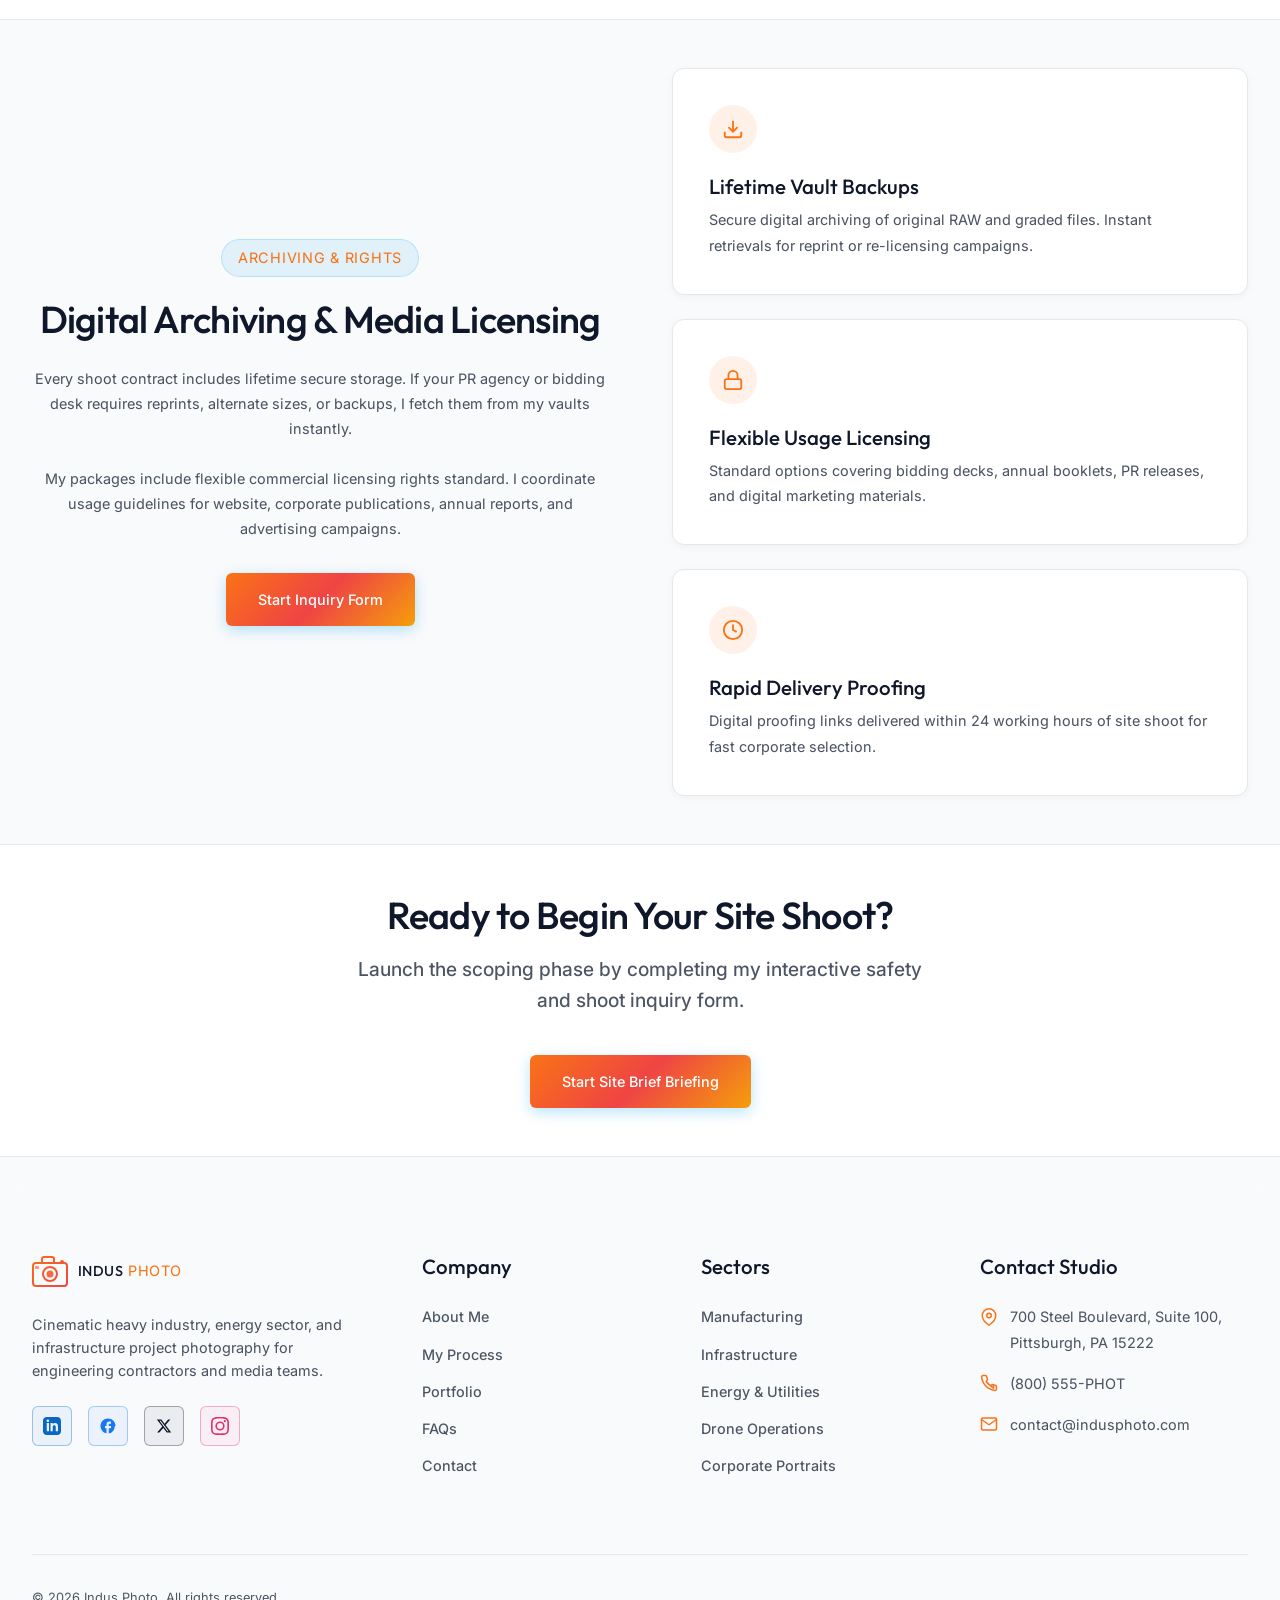
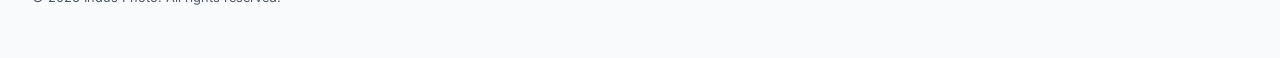
<file: process.html>
﻿<!DOCTYPE html>
<html lang="en">

<head>
  <meta charset="UTF-8">
  <meta name="viewport" content="width=device-width, initial-scale=1.0">
  <title>My Photography Process & Equipment | Indus Photo</title>
  <meta name="description"
    content="Learn about Indus Photo's safety-first industrial shoot process: safety briefing, site scouting, production, RAW processing, and licensing handover.">

  <!-- Open Graph -->
  <meta property="og:title" content="My Photography Process & Equipment | Indus Photo">
  <meta property="og:description"
    content="Discover how I coordinate heavy site photography with active operators, OSHA-30 safety briefings, and advanced digital editing.">
  <meta property="og:image" content="images/photographer.jpg">
  <meta property="og:type" content="website">

  <!-- Favicon -->
  <link rel="icon" type="image/svg+xml" href="favicon.svg">

  <!-- CSS Link -->
  <link rel="stylesheet" href="styles.css">
</head>

<body>

  <!-- HEADER -->
  <header class="header sticky" id="header"
    style="background: var(--bg-header); border-bottom: 1px solid var(--border-color);">
    <div class="container header-container">
      <a href="index.html" class="logo">
          <svg class="logo-graphics" width="36" height="36" viewBox="0 0 36 36" fill="none" xmlns="http://www.w3.org/2000/svg"><defs><linearGradient id="logo-gradient" x1="0" y1="0" x2="36" y2="36" gradientUnits="userSpaceOnUse"><stop offset="0%" stop-color="#F97316" /><stop offset="100%" stop-color="#EF4444" /></linearGradient></defs><rect x="1" y="10" width="34" height="23" rx="3" ry="3" stroke="url(#logo-gradient)" stroke-width="2" fill="none" /><path d="M10,10 L10,6 Q10,4 12,4 L20,4 Q22,4 22,6 L22,10" stroke="url(#logo-gradient)" stroke-width="2" fill="none" stroke-linejoin="round" /><circle cx="18" cy="21" r="7" stroke="url(#logo-gradient)" stroke-width="2" fill="none" /><circle cx="18" cy="21" r="3.5" fill="url(#logo-gradient)" opacity="0.9" /><circle cx="30" cy="9" r="2" fill="url(#logo-gradient)" /><rect x="3" y="13" width="4" height="3" rx="1" fill="url(#logo-gradient)" opacity="0.65" /></svg><span class="logo-brand"><strong>INDUS</strong><span class="logo-accent"> PHOTO</span></span>
        </a>
      <nav class="nav" id="nav-menu">
        <div class="nav-dropdown desktop-only">
          <a href="#" class="nav-link dropdown-toggle" id="nav-home">Home <svg class="dropdown-arrow" width="10"
              height="6" viewBox="0 0 10 6" fill="none" stroke="currentColor" stroke-width="1.5">
              <path d="M1 1L5 5L9 1" stroke-linecap="round" stroke-linejoin="round" />
            </svg></a>
          <div class="dropdown-menu">
            <a href="index.html" class="dropdown-item">Home 1</a>
            <a href="index2.html" class="dropdown-item">Home 2</a>
          </div>
        </div>
        <a href="index.html" class="nav-link mobile-only" id="nav-home1-mob">Home 1</a>
        <a href="index2.html" class="nav-link mobile-only" id="nav-home2-mob">Home 2</a>
        <a href="about.html" class="nav-link" id="nav-about">About Me</a>
        <a href="services.html" class="nav-link" id="nav-services">Sectors</a>
        <a href="portfolio.html" class="nav-link" id="nav-portfolio">Portfolio</a>
        <a href="process.html" class="nav-link active" id="nav-process">Process</a>
        <a href="contact.html" class="nav-link mobile-only login-mobile-btn" id="nav-login-mob">Reach Me</a>
      </nav>
      <div class="header-actions">
        <!-- RTL Toggle -->
        <button id="rtl-toggle" class="theme-toggle" aria-label="Toggle Layout Direction"
          style="font-size: 0.85rem; font-weight: 500;">RTL</button>
        <!-- Dark Mode Toggle -->
        <button id="theme-toggle" class="theme-toggle" aria-label="Toggle Theme">
          <svg class="moon-icon" width="20" height="20" viewBox="0 0 24 24" fill="none" stroke="currentColor"
            stroke-width="2" stroke-linecap="round" stroke-linejoin="round">
            <path d="M21 12.79A9 9 0 1 1 11.21 3 7 7 0 0 0 21 12.79z"></path>
          </svg>
          <svg class="sun-icon" width="20" height="20" viewBox="0 0 24 24" fill="none" stroke="currentColor"
            stroke-width="2" stroke-linecap="round" stroke-linejoin="round">
            <circle cx="12" cy="12" r="5"></circle>
            <line x1="12" y1="1" x2="12" y2="3"></line>
            <line x1="12" y1="21" x2="12" y2="23"></line>
            <line x1="4.22" y1="4.22" x2="5.64" y2="5.64"></line>
            <line x1="18.36" y1="18.36" x2="19.78" y2="19.78"></line>
            <line x1="1" y1="12" x2="3" y2="12"></line>
            <line x1="21" y1="12" x2="23" y2="12"></line>
            <line x1="4.22" y1="19.78" x2="5.64" y2="18.36"></line>
            <line x1="18.36" y1="5.64" x2="19.78" y2="4.22"></line>
          </svg>
        </button>
        <a href="contact.html" class="btn btn-primary desktop-only">Reach Me</a>
        <button class="hamburger" id="hamburger" aria-label="Toggle Navigation">
          <span class="hamburger-line"></span>
          <span class="hamburger-line"></span>
          <span class="hamburger-line"></span>
          <svg class="hamburger-close-icon" width="20" height="20" viewBox="0 0 24 24" fill="none" stroke="currentColor"
            stroke-width="2.5" stroke-linecap="round" stroke-linejoin="round"
            style="display: none; position: absolute; top: 50%; left: 50%; transform: translate(-50%, -50%);">
            <line x1="18" y1="6" x2="6" y2="18"></line>
            <line x1="6" y1="6" x2="18" y2="18"></line>
          </svg>
        </button>
      </div>
    </div>
  </header>

  <!-- INNER PAGE HERO -->
  <section class="inner-hero">
    <div class="hero-bg">
      <img src="images/process_hero.png" alt="Detailed planning blueprints next to hard hat and camera equipment on-site">
    </div>
    <div class="container" style="position: relative; z-index: 2; text-align: center;">
      <span class="badge"
        style="background: rgba(255,255,255,0.1); color: #FFFFFF; border-color: rgba(255,255,255,0.2);">How I Deliver</span>
      <h1 style="color: #FFFFFF; font-size: 3.5rem; margin-bottom: 1rem;">The Way I Shoot</h1>
      <p class="inner-hero-subtext" style="color: rgba(248, 250, 252, 0.8); max-width: 700px; margin: 0 auto;">My systematic, 6-step project lifecycle ensures absolute safety compliance, site efficiency, and premium image delivery.</p>
    </div>
  </section>

  <!-- PROCESS TIMELINE SECTION -->
  <section class="section">
    <div class="container">
      <div class="timeline">

        <!-- Step 1 -->
        <div class="timeline-step">
          <div class="timeline-marker">1</div>
          <div class="timeline-content">
            <h3 class="timeline-title">Discovery & Safety Review</h3>
            <p style="color: var(--text-muted); font-size: 0.95rem;">I discuss your engineering project scope, site boundaries, schedule timeline, and specific hazard credentials (OSHA, TWIC, site briefings).</p>
          </div>
        </div>

        <!-- Step 2 -->
        <div class="timeline-step">
          <div class="timeline-marker">2</div>
          <div class="timeline-content">
            <h3 class="timeline-title">Shot List & Site Scouting</h3>
            <p style="color: var(--text-muted); font-size: 0.95rem;">I scout machinery angles, ambient light windows, grid lines, and shifts to map a zero-downtime photography schedule.</p>
          </div>
        </div>

        <!-- Step 3 -->
        <div class="timeline-step">
          <div class="timeline-marker">3</div>
          <div class="timeline-content">
            <h3 class="timeline-title">Site Briefing & PPE Check</h3>
            <p style="color: var(--text-muted); font-size: 0.95rem;">On shoot day, I attend the local site safety induction, sync coordinate channels with the site manager, and wear certified PPE.</p>
          </div>
        </div>

        <!-- Step 4 -->
        <div class="timeline-step">
          <div class="timeline-marker">4</div>
          <div class="timeline-content">
            <h3 class="timeline-title">Ground & Drone Capture</h3>
            <p style="color: var(--text-muted); font-size: 0.95rem;">I shoot ground-level details, automated machinery, and FAA drone surveys, maintaining absolute compliance alongside active machinery.</p>
          </div>
        </div>

        <!-- Step 5 -->
        <div class="timeline-step">
          <div class="timeline-marker">5</div>
          <div class="timeline-content">
            <h3 class="timeline-title">RAW Post-Processing</h3>
            <p style="color: var(--text-muted); font-size: 0.95rem;">I transfer RAW camera profiles and calibrate colors, balancing metallic highlights, furnace glows, and shadow details into cinematic outputs.</p>
          </div>
        </div>

        <!-- Step 6 -->
        <div class="timeline-step">
          <div class="timeline-marker">6</div>
          <div class="timeline-content">
            <h3 class="timeline-title">Proposal Handover & Licensing</h3>
            <p style="color: var(--text-muted); font-size: 0.95rem;">High-resolution digital deliveries, complete with print-ready media files and corporate licensing rights for marketing, PR, and bids.</p>
          </div>
        </div>

      </div>
    </div>
  </section>

  <!-- MATERIALS & TECHNOLOGY SECTION -->
  <section class="section"
    style="background: var(--bg-card); border-top: 1px solid var(--border-color); border-bottom: 1px solid var(--border-color);">
    <div class="container">
      <div class="section-header">
        <span class="badge">Specialized Gear</span>
        <h2 class="section-title">Professional Photography Technology</h2>
        <p class="section-subtitle">I deploy specialized full-frame sensors, fast-aperture optics, and commercial drone systems to capture clean images in low light.</p>
      </div>
      <div class="stack-on-mobile center-last-card-full" style="display: grid; grid-template-columns: repeat(3, 1fr); gap: 2rem;">
        <div class="premium-card" style="padding: 2.25rem; text-align: center;">
          <div
            style="width: 64px; height: 64px; background: var(--premium-gradient); border-radius: 50%; display: flex; align-items: center; justify-content: center; margin: 0 auto 1.5rem auto;">
            <svg width="28" height="28" viewBox="0 0 24 24" fill="none" stroke="#FFFFFF" stroke-width="2">
              <path d="M23 19a2 2 0 0 1-2 2H3a2 2 0 0 1-2-2V8a2 2 0 0 1 2-2h4l2-3h6l2 3h4a2 2 0 0 1 2 2z" />
              <circle cx="12" cy="13" r="4" />
            </svg>
          </div>
          <h3 style="font-size: 1.2rem; font-weight: 560; margin-bottom: 0.75rem;">Full-Frame Camera Bodies</h3>
          <p style="font-size: 0.9rem; color: var(--text-muted); font-weight: 420;">Sony Alpha 7R V high-resolution full-frame bodies capturing 61-megapixel detail. Perfect for large-format site billboards and detailed engineering bid print proofs.</p>
        </div>
        <div class="premium-card" style="padding: 2.25rem; text-align: center;">
          <div
            style="width: 64px; height: 64px; background: var(--premium-gradient); border-radius: 50%; display: flex; align-items: center; justify-content: center; margin: 0 auto 1.5rem auto;">
            <svg width="28" height="28" viewBox="0 0 24 24" fill="none" stroke="#FFFFFF" stroke-width="2">
              <circle cx="12" cy="12" r="10" />
              <path d="M12 2a15.3 15.3 0 0 1 4 10 15.3 15.3 0 0 1-4 10 15.3 15.3 0 0 1-4-10 15.3 15.3 0 0 1 4-10z" />
              <path d="M2 12h20" />
            </svg>
          </div>
          <h3 style="font-size: 1.2rem; font-weight: 560; margin-bottom: 0.75rem;">Fast G-Master Prime Lenses</h3>
          <p style="font-size: 0.9rem; color: var(--text-muted); font-weight: 420;">F/2.8 and F/1.4 G-Master lenses resolving maximum detail, reducing noise in dimly lit factory cells, and producing smooth context defocus.</p>
        </div>
        <div class="premium-card" style="padding: 2.25rem; text-align: center;">
          <div
            style="width: 64px; height: 64px; background: var(--premium-gradient); border-radius: 50%; display: flex; align-items: center; justify-content: center; margin: 0 auto 1.5rem auto;">
            <svg width="28" height="28" viewBox="0 0 24 24" fill="none" stroke="#FFFFFF" stroke-width="2">
              <polygon points="12 2 2 7 12 12 22 7 12 2" />
              <polyline points="2 17 12 22 22 17" />
              <polyline points="2 12 12 17 22 12" />
            </svg>
          </div>
          <h3 style="font-size: 1.2rem; font-weight: 560; margin-bottom: 0.75rem;">Licensed Drone Systems</h3>
          <p style="font-size: 0.9rem; color: var(--text-muted); font-weight: 420;">DJI Mavic 3 Pro Cine drone units equipped with Hasselblad optics for authorized aerial grid mapping and cinematic infrastructure project video sweeps.</p>
        </div>
      </div>
    </div>
  </section>

  <!-- WARRANTY & AFTERCARE SECTION -->
  <section class="section">
    <div class="container">
      <div class="stack-on-mobile"
        style="display: grid; grid-template-columns: 1fr 1fr; gap: 4rem; align-items: center;">
        <div style="display: flex; flex-direction: column; align-items: center; text-align: center;">
          <span class="badge">Archiving & Rights</span>
          <h2 style="font-size: 2.25rem; margin-bottom: 1.5rem;">Digital Archiving &amp; Media Licensing</h2>
          <p style="margin-bottom: 1.5rem; color: var(--text-muted);">Every shoot contract includes lifetime secure storage. If your PR agency or bidding desk requires reprints, alternate sizes, or backups, I fetch them from my vaults instantly.</p>
          <p style="margin-bottom: 2rem; color: var(--text-muted);">My packages include flexible commercial licensing rights standard. I coordinate usage guidelines for website, corporate publications, annual reports, and advertising campaigns.</p>
          <a href="contact.html" class="btn btn-primary">Start Inquiry Form</a>
        </div>
        <div style="display: flex; flex-direction: column; gap: 1.5rem;">
          <div class="premium-card"
            style="padding: 2rem; display: flex; gap: 1.25rem; align-items: center; flex-direction: column; text-align: center;">
            <div
              style="width: 48px; height: 48px; background: rgba(249, 115, 22, 0.1); border-radius: 50%; display: flex; align-items: center; justify-content: center; flex-shrink: 0;">
              <svg width="22" height="22" viewBox="0 0 24 24" fill="none" stroke="var(--accent)" stroke-width="2">
                <path d="M21 15v4a2 2 0 0 1-2 2H5a2 2 0 0 1-2-2v-4" />
                <polyline points="7 10 12 15 17 10" />
                <line x1="12" y1="15" x2="12" y2="3" />
              </svg>
            </div>
            <div>
              <h4 style="font-weight: 560; margin-bottom: 0.4rem;">Lifetime Vault Backups</h4>
              <p style="font-size: 0.9rem; color: var(--text-muted);">Secure digital archiving of original RAW and graded files. Instant retrievals for reprint or re-licensing campaigns.</p>
            </div>
          </div>
          <div class="premium-card"
            style="padding: 2rem; display: flex; gap: 1.25rem; align-items: center; flex-direction: column; text-align: center;">
            <div
              style="width: 48px; height: 48px; background: rgba(249, 115, 22, 0.1); border-radius: 50%; display: flex; align-items: center; justify-content: center; flex-shrink: 0;">
              <svg width="22" height="22" viewBox="0 0 24 24" fill="none" stroke="var(--accent)" stroke-width="2">
                <rect x="3" y="11" width="18" height="11" rx="2" ry="2" />
                <path d="M7 11V7a5 5 0 0 1 10 0v4" />
              </svg>
            </div>
            <div>
              <h4 style="font-weight: 560; margin-bottom: 0.4rem;">Flexible Usage Licensing</h4>
              <p style="font-size: 0.9rem; color: var(--text-muted);">Standard options covering bidding decks, annual booklets, PR releases, and digital marketing materials.</p>
            </div>
          </div>
          <div class="premium-card"
            style="padding: 2rem; display: flex; gap: 1.25rem; align-items: center; flex-direction: column; text-align: center;">
            <div
              style="width: 48px; height: 48px; background: rgba(249, 115, 22, 0.1); border-radius: 50%; display: flex; align-items: center; justify-content: center; flex-shrink: 0;">
              <svg width="22" height="22" viewBox="0 0 24 24" fill="none" stroke="var(--accent)" stroke-width="2">
                <circle cx="12" cy="12" r="10" />
                <polyline points="12 6 12 12 16 14" />
              </svg>
            </div>
            <div>
              <h4 style="font-weight: 560; margin-bottom: 0.4rem;">Rapid Delivery Proofing</h4>
              <p style="font-size: 0.9rem; color: var(--text-muted);">Digital proofing links delivered within 24 working hours of site shoot for fast corporate selection.</p>
            </div>
          </div>
        </div>
      </div>
    </div>
  </section>

  <!-- CTA SECTION -->
  <section class="section"
    style="background: var(--bg-card); border-top: 1px solid var(--border-color); text-align: center;">
    <div class="container">
      <h2 style="font-size: 2.25rem; margin-bottom: 1rem;">Ready to Begin Your Site Shoot?</h2>
      <p class="lead-text" style="max-width: 600px; margin: 0 auto 2.5rem auto; color: var(--text-muted);">Launch the scoping phase by completing my interactive safety and shoot inquiry form.</p>
      <a href="contact.html" class="btn btn-primary">Start Site Brief Briefing</a>
    </div>
  </section>

  <!-- FOOTER -->
  <footer class="footer">
    <div class="container">
      <div class="footer-grid">
        <div class="footer-brand">
          <a href="index.html" class="logo">
          <svg class="logo-graphics" width="36" height="36" viewBox="0 0 36 36" fill="none" xmlns="http://www.w3.org/2000/svg"><defs><linearGradient id="logo-gradient" x1="0" y1="0" x2="36" y2="36" gradientUnits="userSpaceOnUse"><stop offset="0%" stop-color="#F97316" /><stop offset="100%" stop-color="#EF4444" /></linearGradient></defs><rect x="1" y="10" width="34" height="23" rx="3" ry="3" stroke="url(#logo-gradient)" stroke-width="2" fill="none" /><path d="M10,10 L10,6 Q10,4 12,4 L20,4 Q22,4 22,6 L22,10" stroke="url(#logo-gradient)" stroke-width="2" fill="none" stroke-linejoin="round" /><circle cx="18" cy="21" r="7" stroke="url(#logo-gradient)" stroke-width="2" fill="none" /><circle cx="18" cy="21" r="3.5" fill="url(#logo-gradient)" opacity="0.9" /><circle cx="30" cy="9" r="2" fill="url(#logo-gradient)" /><rect x="3" y="13" width="4" height="3" rx="1" fill="url(#logo-gradient)" opacity="0.65" /></svg><span class="logo-brand"><strong>INDUS</strong><span class="logo-accent"> PHOTO</span></span>
        </a>
          <p class="footer-desc">Cinematic heavy industry, energy sector, and infrastructure project photography for engineering contractors and media teams.</p>
          <div class="social-links">
            <a href="#" class="social-btn brand-linkedin" aria-label="LinkedIn">
              <svg width="18" height="18" viewBox="0 0 24 24" fill="currentColor"><path d="M19 0h-14c-2.761 0-5 2.239-5 5v14c0 2.761 2.239 5 5 5h14c2.762 0 5-2.239 5-5v-14c0-2.761-2.238-5-5-5zm-11 19h-3v-11h3v11zm-1.5-12.268c-.966 0-1.75-.779-1.75-1.75s.784-1.75 1.75-1.75 1.75.779 1.75 1.75-.784 1.75-1.75 1.75zm13.5 12.268h-3v-5.604c0-3.368-4-3.113-4 0v5.604h-3v-11h3v1.765c1.396-2.586 7-2.777 7 2.476v6.759z"/></svg>
            </a>
            <a href="#" class="social-btn brand-facebook" aria-label="Facebook">
              <svg width="18" height="18" viewBox="0 0 24 24" fill="currentColor"><path d="M22 12c0-5.52-4.48-10-10-10S2 6.48 2 12c0 4.84 3.44 8.87 8 9.8V15H8v-3h2V9.5C10 7.57 11.57 6 13.5 6H16v3h-2c-.55 0-1 .45-1 1v2h3v3h-3v6.95c4.56-.93 8-4.96 8-9.75z"/></svg>
            </a>
            <a href="#" class="social-btn brand-x" aria-label="X (Twitter)">
              <svg width="16" height="16" viewBox="0 0 24 24" fill="currentColor"><path d="M18.244 2.25h3.308l-7.227 8.26 8.502 11.24H16.17l-5.214-6.817L4.99 21.75H1.68l7.73-8.835L1.254 2.25H8.08l4.713 6.231zm-1.161 17.52h1.833L7.084 4.126H5.117z"/></svg>
            </a>
            <a href="#" class="social-btn brand-instagram" aria-label="Instagram">
              <svg width="18" height="18" viewBox="0 0 24 24" fill="currentColor"><path d="M12 2.163c3.204 0 3.584.012 4.85.07 3.252.148 4.771 1.691 4.919 4.919.058 1.265.069 1.645.069 4.849 0 3.205-.012 3.584-.069 4.849-.149 3.225-1.664 4.771-4.919 4.919-1.266.058-1.644.07-4.85.07-3.204 0-3.584-.012-4.849-.07-3.26-.149-4.771-1.699-4.919-4.92-.058-1.265-.07-1.644-.07-4.849 0-3.204.013-3.583.07-4.849.149-3.227 1.664-4.771 4.919-4.919 1.266-.057 1.645-.069 4.849-.069zM12 0C8.741 0 8.333.014 7.053.072 2.695.272.273 2.69.073 7.051.014 8.333 0 8.741 0 12c0 3.259.014 3.668.072 4.948.2 4.358 2.618 6.78 6.98 6.98 1.281.058 1.689.072 4.948.072 3.259 0 3.668-.014 4.948-.072 4.354-.2 6.782-2.618 6.979-6.98.059-1.28.073-1.689.073-4.948 0-3.259-.014-3.667-.072-4.947-.196-4.354-2.617-6.78-6.979-6.98C15.668.014 15.259 0 12 0zm0 5.838a6.162 6.162 0 1 0 0 12.324 6.162 6.162 0 0 0 0-12.324zM12 16a4 4 0 1 1 0-8 4 4 0 0 1 0 8zm6.406-11.845a1.44 1.44 0 1 0 0 2.881 1.44 1.44 0 0 0 0-2.881z"/></svg>
            </a>
          </div>
        </div>
        <div>
          <h4 class="footer-title">Company</h4>
          <ul class="footer-links">
            <li><a href="about.html" class="footer-link">About Me</a></li>
            <li><a href="process.html" class="footer-link">My Process</a></li>
            <li><a href="portfolio.html" class="footer-link">Portfolio</a></li>
            <li><a href="about.html#faq" class="footer-link">FAQs</a></li>
            <li><a href="contact.html" class="footer-link">Contact</a></li>
          </ul>
        </div>
        <div>
          <h4 class="footer-title">Sectors</h4>
          <ul class="footer-links">
            <li><a href="services.html" class="footer-link">Manufacturing</a></li>
            <li><a href="services.html" class="footer-link">Infrastructure</a></li>
            <li><a href="services.html" class="footer-link">Energy & Utilities</a></li>
            <li><a href="services.html" class="footer-link">Drone Operations</a></li>
            <li><a href="services.html" class="footer-link">Corporate Portraits</a></li>
          </ul>
        </div>
        <div>
          <h4 class="footer-title">Contact Studio</h4>
          <div class="footer-contact-item">
            <svg width="18" height="18" viewBox="0 0 24 24" fill="none" stroke="currentColor" stroke-width="2"
              stroke-linecap="round" stroke-linejoin="round">
              <path d="M21 10c0 7-9 13-9 13s-9-6-9-13a9 9 0 0 1 18 0z"></path>
              <circle cx="12" cy="10" r="3"></circle>
            </svg>
            <span>700 Steel Boulevard, Suite 100, Pittsburgh, PA 15222</span>
          </div>
          <div class="footer-contact-item">
            <svg width="18" height="18" viewBox="0 0 24 24" fill="none" stroke="currentColor" stroke-width="2"
              stroke-linecap="round" stroke-linejoin="round">
              <path
                d="M22 16.92v3a2 2 0 0 1-2.18 2 19.79 19.79 0 0 1-8.63-3.07 19.5 19.5 0 0 1-6-6 19.79 19.79 0 0 1-3.07-8.67A2 2 0 0 1 4.11 2h3a2 2 0 0 1 2 1.72 12.84 12.84 0 0 0 .7 2.81 2 2 0 0 1-.45 2.11L8.09 9.91a16 16 0 0 0 6 6l1.27-1.27a2 2 0 0 1 2.11-.45 12.84 12.84 0 0 0 .7 2.81 2 2 0 0 1-.45 2.11L8.09 9.91a16 16 0 0 0 6 6l1.27-1.27a2 2 0 0 1 2.11-.45 12.84 12.84 0 0 0 2.81.7A2 2 0 0 1 22 16.92z">
              </path>
            </svg>
            <span>(800) 555-PHOT</span>
          </div>
          <div class="footer-contact-item">
            <svg width="18" height="18" viewBox="0 0 24 24" fill="none" stroke="currentColor" stroke-width="2"
              stroke-linecap="round" stroke-linejoin="round">
              <path d="M4 4h16c1.1 0 2 .9 2 2v12c0 1.1-.9 2-2 2H4c-1.1 0-2-.9-2-2V6c0-1.1.9-2 2-2z"></path>
              <polyline points="22,6 12,13 2,6"></polyline>
            </svg>
            <span>contact@indusphoto.com</span>
          </div>
        </div>
      </div>
      <div class="footer-bottom">
        <p class="footer-copy">&copy; 2026 Indus Photo. All rights reserved.</p>
      </div>
    </div>
  </footer>

  <!-- Scroll Top Button -->
  <button id="scroll-top" class="scroll-top-btn" aria-label="Scroll to Top">
    <svg width="20" height="20" viewBox="0 0 24 24" fill="none" stroke="currentColor" stroke-width="2.5">
      <polyline points="18 15 12 9 6 15"></polyline>
    </svg>
  </button>

  <!-- Script JS Link -->
  <script src="main.js"></script>
</body>

</html>
</file>
<file: styles.css>
/*
 * PREMIUM VEHICLE WRAP & FLEET GRAPHICS STUDIO
 * Global Design System & Stylesheet
 */

@import url('https://fonts.googleapis.com/css2?family=Inter:wght@100..900&family=Outfit:wght@100..900&display=swap');

/* --- DESIGN SYSTEM & CSS VARIABLES --- */
:root {
  /* Fonts */
  --font-heading: 'Outfit', sans-serif;
  --font-body: 'Inter', sans-serif;

  /* Color Palette (Light Mode Default) */
  --primary: #0D1117;
  --secondary: #1F2937;
  --accent: #F97316; /* Spark Orange / Safety vest */
  --highlight: #F59E0B; /* Electric Gold */
  --success: #10B981;
  --bg-main: #F9FAFC;
  --bg-card: #FFFFFF;
  --bg-header: rgba(249, 250, 252, 0.8);
  --text-main: #0F172A;
  --text-muted: #4B5563;
  --border-color: #E5E7EB;

  /* Gradients */
  --premium-gradient: linear-gradient(135deg, #F97316 0%, #EF4444 50%, #F59E0B 100%);
  --accent-gradient: linear-gradient(90deg, #F97316 0%, #EF4444 100%);
  --dark-overlay: rgba(13, 17, 23, 0.6);
  --hero-overlay: linear-gradient(180deg, rgba(13, 17, 23, 0.25) 0%, rgba(13, 17, 23, 0.65) 100%);

  /* UI Tokens */
  --radius-sm: 6px;
  --radius-md: 12px;
  --radius-lg: 20px;
  --transition-fast: 0.2s ease;
  --transition-normal: 0.3s cubic-bezier(0.4, 0, 0.2, 1);
  --transition-slow: 0.6s cubic-bezier(0.4, 0, 0.2, 1);

  --shadow-sm: 0 2px 8px rgba(13, 17, 23, 0.04);
  --shadow-md: 0 10px 30px -10px rgba(13, 17, 23, 0.08);
  --shadow-lg: 0 20px 40px -15px rgba(13, 17, 23, 0.15);

  --glass-bg: rgba(255, 255, 255, 0.7);
  --glass-border: rgba(255, 255, 255, 0.4);
  --glass-shadow: 0 8px 32px 0 rgba(13, 17, 23, 0.08);
}

/* --- DARK MODE OVERRIDES --- */
body.dark-mode {
  --bg-main: #0B0F17; /* Deep coal / steel black */
  --bg-card: #161E2E; /* Heavy metal grey */
  --bg-header: rgba(11, 15, 23, 0.85);
  --text-main: #F9FAFC;
  --text-muted: #9CA3AF;
  --border-color: #2D3748;

  --shadow-sm: 0 2px 8px rgba(0, 0, 0, 0.4);
  --shadow-md: 0 10px 30px -10px rgba(0, 0, 0, 0.6);
  --shadow-lg: 0 20px 40px -15px rgba(0, 0, 0, 0.8);

  --glass-bg: rgba(22, 30, 46, 0.75);
  --glass-border: rgba(45, 55, 72, 0.3);
  --glass-shadow: 0 8px 32px 0 rgba(0, 0, 0, 0.55);
}

/* --- BASE STYLES & RESET --- */
* {
  box-sizing: border-box;
  margin: 0;
  padding: 0;
}

html {
  scroll-behavior: smooth;
  font-size: 16px;
}

body {
  font-family: var(--font-body);
  background-color: var(--bg-main);
  color: var(--text-main);
  line-height: 1.75;
  transition: background-color var(--transition-normal), color var(--transition-normal);
  overflow-x: hidden;
}

/* --- STRICT TYPOGRAPHY SYSTEM --- */
h1, .h1 {
  font-family: var(--font-heading);
  font-weight: 580 !important; /* Max weight — never 600+ */
  font-size: clamp(2.25rem, 4.5vw, 3.25rem) !important; /* Reduced for better balance */
  line-height: 1.1;
  color: var(--text-main);
  letter-spacing: -0.025em;
}

h2, .h2 {
  font-family: var(--font-heading);
  font-weight: 540 !important; /* Max weight — never 600+ */
  font-size: clamp(1.75rem, 3.2vw, 2.35rem) !important; /* Reduced for better balance */
  line-height: 1.2;
  color: var(--text-main);
  letter-spacing: -0.02em;
}

h3, .h3 {
  font-family: var(--font-heading);
  font-weight: 520 !important; /* Max weight — never 600+ */
  font-size: clamp(1.35rem, 2.2vw, 1.65rem) !important; /* Reduced for better balance */
  line-height: 1.25;
  color: var(--text-main);
  letter-spacing: -0.01em;
}

h4, .h4,
h5, .h5,
h6, .h6 {
  font-family: var(--font-heading);
  font-weight: 500 !important; /* Subheading level */
  font-size: clamp(1.1rem, 1.6vw, 1.3rem) !important; /* Reduced for better balance */
  line-height: 1.35;
  color: var(--text-main);
}

p, .body-text, li, span {
  font-family: var(--font-body);
  font-weight: 420 !important; /* Comfortable reading: 400-430 */
  font-size: clamp(0.9rem, 1.1vw, 1.1rem) !important; /* 14px to 17px */
  line-height: 1.75;
}

.lead-text,
.section-subtitle {
  font-family: var(--font-body);
  font-weight: 480 !important; /* Slightly heavier than body: 450-500 */
  font-size: clamp(1.05rem, 1.5vw, 1.35rem) !important; /* 17px to 21px */
  line-height: 1.6;
  color: var(--text-muted) !important;
}

.inner-hero-subtext {
  font-family: var(--font-body);
  font-weight: 480 !important;
  font-size: clamp(1.05rem, 1.5vw, 1.35rem) !important;
  line-height: 1.6;
  color: rgba(248, 250, 252, 0.95) !important;
}

.btn, button, input[type="submit"] {
  font-family: var(--font-body);
  font-weight: 510 !important; /* Clear but not heavy: 500-520 */
  font-size: clamp(0.9rem, 1.1vw, 1.1rem) !important; /* 14px to 17px */
}

.nav-link, label, .form-label, .footer-link, .choice-title {
  font-family: var(--font-body);
  font-weight: 480 !important; /* UI legibility: 450-500 */
  font-size: clamp(0.9rem, 1.1vw, 1.1rem) !important; /* 14px to 17px */
}

strong,
b {
  font-weight: 500 !important; /* Max weight for inline emphasis: 500 */
}

small,
caption,
figcaption,
.caption,
.footer-copy {
  font-family: var(--font-body);
  font-weight: 400 !important; /* Lightest — supplementary: 400 */
  font-size: clamp(0.75rem, 1vw, 0.9rem) !important; /* 12px to 14px */
  color: var(--text-muted);
}

a {
  color: inherit;
  text-decoration: none;
  transition: color var(--transition-fast);
}

/* --- REUSABLE UTILITIES --- */
.container {
  width: 100%;
  max-width: 1280px;
  margin: 0 auto;
  padding: 0 2rem;
}

.mobile-only {
  display: none !important;
}

.section {
  padding: 3rem 0;
  position: relative;
}

.section-header {
  text-align: center;
  max-width: 700px;
  margin: 0 auto 2.5rem auto;
}

.section-title {
  font-size: 2.75rem;
  margin-bottom: 1rem;
}

.badge {
  display: inline-block;
  padding: 0.35rem 1rem;
  font-size: 0.85rem;
  font-weight: 500;
  text-transform: uppercase;
  letter-spacing: 0.05em;
  border-radius: 9999px;
  margin-bottom: 1.25rem;
  background: rgba(14, 165, 233, 0.1);
  color: var(--accent);
  border: 1px solid rgba(14, 165, 233, 0.2);
}

body.dark-mode .badge {
  background: rgba(6, 182, 212, 0.15);
  color: var(--highlight);
  border: 1px solid rgba(6, 182, 212, 0.25);
}

/* --- BUTTONS --- */
.btn {
  font-family: var(--font-body);
  display: inline-flex;
  align-items: center;
  justify-content: center;
  gap: 0.75rem;
  padding: 0.85rem 2rem;
  font-size: 0.95rem;
  font-weight: 520;
  border-radius: var(--radius-sm);
  cursor: pointer;
  transition: all var(--transition-fast);
  border: none;
  outline: none;
}

.btn-primary {
  background: var(--premium-gradient);
  color: #FFFFFF;
  box-shadow: 0 4px 14px rgba(14, 165, 233, 0.3);
}

.btn-primary:hover {
  transform: translateY(-2px);
  box-shadow: 0 6px 20px rgba(14, 165, 233, 0.45);
}

.btn-secondary {
  background: var(--bg-card);
  color: var(--text-main);
  border: 1px solid var(--border-color);
  box-shadow: var(--shadow-sm);
}

.btn-secondary:hover {
  background: var(--border-color);
  transform: translateY(-2px);
}

.btn-accent {
  background: rgba(14, 165, 233, 0.1);
  color: var(--accent);
  border: 1px solid rgba(14, 165, 233, 0.2);
}

.btn-accent:hover {
  background: var(--accent);
  color: #FFFFFF;
  transform: translateY(-2px);
}

/* --- HEADER & NAVIGATION --- */
.header {
  position: fixed;
  top: 0;
  left: 0;
  width: 100%;
  z-index: 1000;
  background: var(--bg-header);
  backdrop-filter: blur(16px);
  -webkit-backdrop-filter: blur(16px);
  padding: 1rem 0;
  border-bottom: 1px solid rgba(255, 255, 255, 0.08);
  transition: all var(--transition-normal);
}

.header.sticky {
  background: var(--bg-header);
  backdrop-filter: blur(16px);
  -webkit-backdrop-filter: blur(16px);
  padding: 1rem 0;
  border-bottom: 1px solid rgba(255, 255, 255, 0.1);
  box-shadow: 0 4px 24px rgba(0, 0, 0, 0.25);
}

.header-container {
  display: flex;
  align-items: center;
  justify-content: space-between;
}

.logo {
  display: flex;
  align-items: center;
  gap: 0.6rem;
  text-decoration: none;
}

.logo-graphics {
  flex-shrink: 0;
  width: 36px;
  height: 36px;
  display: block;
}

.logo-brand {
  font-family: var(--font-heading);
  font-weight: 700;
  font-size: 1.25rem;
  color: var(--text-main);
  letter-spacing: 0.04em;
  line-height: 1;
}

.logo-brand strong {
  font-weight: 800;
  color: var(--text-main);
}

.logo-accent {
  color: var(--accent);
  font-weight: 300;
}

.logo-icon {
  width: 36px;
  height: 36px;
  background: var(--premium-gradient);
  border-radius: 8px;
  position: relative;
  display: flex;
  align-items: center;
  justify-content: center;
  color: #FFFFFF;
  font-weight: 580;
}

.logo-text span {
  color: var(--accent);
}

.nav {
  display: flex;
  align-items: center;
  gap: 2.25rem;
}

.nav-link {
  font-family: var(--font-body);
  font-weight: 480;
  font-size: 0.95rem;
  color: var(--text-main) !important;
  position: relative;
  opacity: 0.88;
}

.nav-link:hover,
.nav-link.active {
  opacity: 1;
  color: var(--accent) !important;
}

.nav-link::after {
  content: '';
  position: absolute;
  bottom: -4px;
  left: 0;
  width: 0;
  height: 2px;
  background: var(--accent);
  transition: width var(--transition-fast);
}

.nav-link:hover::after,
.nav-link.active::after {
  width: 100%;
}

.header-actions {
  display: flex;
  align-items: center;
  gap: 1.5rem;
}

/* Theme Toggle */
.theme-toggle {
  background: none;
  border: 1px solid rgba(15, 23, 42, 0.22); /* More visible medium-contrast border */
  color: var(--text-main) !important;
  cursor: pointer;
  font-size: 1.25rem;
  width: 40px;
  height: 40px;
  border-radius: 50%;
  display: flex;
  align-items: center;
  justify-content: center;
  transition: all var(--transition-fast);
}

body.dark-mode .theme-toggle {
  border: 1px solid rgba(249, 250, 252, 0.35); /* More visible medium-contrast border for dark mode */
}

.theme-toggle:hover {
  background: rgba(14, 165, 233, 0.1);
  border-color: var(--accent);
}

.theme-toggle .sun-icon {
  display: none;
}

body.dark-mode .theme-toggle .moon-icon {
  display: none;
}

body.dark-mode .theme-toggle .sun-icon {
  display: block;
}

/* Hamburger Menu Button */
.hamburger {
  display: none;
  background: none;
  border: none;
  cursor: pointer;
  width: 30px;
  height: 24px;
  position: relative;
  z-index: 1100;
}

.hamburger-line {
  display: block;
  width: 100%;
  height: 2px;
  background-color: var(--text-main) !important;
  margin: 6px 0;
  transition: all var(--transition-normal);
}

/* --- HERO SECTION --- */
.hero {
  min-height: 100vh;
  display: flex;
  align-items: center;
  position: relative;
  padding-top: 6rem;
  overflow: hidden;
  background: var(--primary);
  color: #FFFFFF;
}

.hero-bg {
  position: absolute;
  top: 0;
  left: 0;
  width: 100%;
  height: 100%;
  z-index: 1;
}

.hero-bg img {
  width: 100%;
  height: 100%;
  object-fit: cover;
  opacity: 0.75;
  filter: brightness(0.85) contrast(1.05);
}

.hero-bg::after {
  content: '';
  position: absolute;
  top: 0;
  left: 0;
  width: 100%;
  height: 100%;
  background: var(--hero-overlay);
}

.hero-container {
  position: relative;
  z-index: 2;
  display: grid;
  grid-template-columns: 1.2fr 0.8fr;
  align-items: center;
  gap: 4rem;
}

.hero-content {
  max-width: 700px;
}

.hero-title {
  font-size: 4rem;
  line-height: 1.15;
  color: #FFFFFF;
  margin-bottom: 1.5rem;
  text-shadow: none;
  animation: fadeUp 1s cubic-bezier(0.16, 1, 0.3, 1) forwards;
}


.hero-subtitle {
  font-size: 1.25rem;
  line-height: 1.6;
  font-weight: 480;
  color: rgba(248, 250, 252, 0.85);
  margin-bottom: 2.5rem;
  animation: fadeUp 1.2s cubic-bezier(0.16, 1, 0.3, 1) forwards;
}

.hero-actions {
  display: flex;
  gap: 1.25rem;
  padding-bottom: 2.5rem;
  animation: fadeUp 1.4s cubic-bezier(0.16, 1, 0.3, 1) forwards;
}

/* --- STATISTICS SECTION --- */
.stats {
  padding: 5rem 0;
  background-color: var(--bg-card);
  border-top: 1px solid var(--border-color);
  border-bottom: 1px solid var(--border-color);
  position: relative;
  z-index: 10;
  box-shadow: none;
  margin-top: 0;
}

.stats-grid {
  display: grid;
  grid-template-columns: repeat(4, 1fr);
  gap: 2rem;
  text-align: center;
}

.stat-item {
  position: relative;
}

.stat-item:not(:last-child)::after {
  content: '';
  position: absolute;
  top: 15%;
  right: 0;
  width: 1px;
  height: 70%;
  background: var(--border-color);
}

.stat-number {
  font-family: var(--font-heading);
  font-size: 3.5rem;
  font-weight: 580;
  line-height: 1;
  color: var(--accent);
  margin-bottom: 0.5rem;

}

.stat-label {
  font-weight: 500;
  font-size: 1rem;
  color: var(--text-muted);
  text-transform: uppercase;
  letter-spacing: 0.05em;
}

/* --- SERVICES & CARD LAYOUT SYSTEM (MANDATORY RULES) --- */
.cards-grid {
  display: grid;
  grid-template-columns: repeat(auto-fit, minmax(350px, 1fr));
  gap: 2.5rem;
  align-items: stretch;
  /* Forces all cells to match height */
}

.premium-card {
  display: flex;
  flex-direction: column;
  height: 100%;
  /* Fill container height */
  background: var(--bg-card);
  border: 1px solid var(--border-color);
  border-radius: var(--radius-md);
  overflow: hidden;
  transition: transform var(--transition-normal), box-shadow var(--transition-normal), border-color var(--transition-normal);
  box-shadow: var(--shadow-sm);
  position: relative;
}

.premium-card:hover {
  transform: translateY(-8px);
  box-shadow: var(--shadow-lg);
  border-color: rgba(14, 165, 233, 0.3);
}

.premium-card::before {
  content: '';
  position: absolute;
  top: 0;
  left: 0;
  width: 100%;
  height: 4px;
  background: var(--premium-gradient);
  opacity: 0;
  transition: opacity var(--transition-normal);
}

.premium-card:hover::before {
  opacity: 1;
}

.card-img-wrapper {
  width: 100%;
  height: 240px;
  overflow: hidden;
  position: relative;
  background: var(--bg-card);
}

.card-img-wrapper img {
  width: 100%;
  height: 100%;
  object-fit: cover;
  transition: transform var(--transition-slow);
}

.premium-card:hover .card-img-wrapper img {
  transform: scale(1.08);
}

.card-body {
  padding: 2.25rem;
  display: flex;
  flex-direction: column;
  flex-grow: 1;
  /* Pushes bottom contents uniformly */
}

.card-title {
  font-size: clamp(1.2rem, 2vw, 1.5rem) !important;
  margin-bottom: 0.75rem;
  font-weight: 520 !important;
  color: var(--text-main);
  display: flex;
  align-items: center;
  min-height: 3rem;
  /* Enforces visual height ceiling for headings */
}

/* Mandatory description alignment */
.card-desc {
  font-size: 0.95rem;
  color: var(--text-muted);
  margin-bottom: 1.5rem;
  font-weight: 420;
  flex-grow: 1;
  /* Expands to push benefits lists down together */
}

.card-features {
  margin-bottom: 2rem;
  list-style: none;
}

.card-features li {
  font-size: 0.9rem;
  color: var(--text-main);
  margin-bottom: 0.6rem;
  display: flex;
  align-items: center;
  gap: 0.6rem;
}

.card-features li svg {
  color: var(--success);
  flex-shrink: 0;
}

.card-cta {
  margin-top: auto;
  /* Force alignment of buttons at the exact bottom */
  width: 100%;
}

/* --- PORTFOLIO & FILTER SYSTEM --- */
.portfolio-filters {
  display: flex;
  justify-content: center;
  flex-wrap: wrap;
  gap: 0.75rem;
  margin-bottom: 3.5rem;
}

.filter-btn {
  font-family: var(--font-body);
  background: var(--bg-card);
  color: var(--text-main);
  border: 1px solid var(--border-color);
  padding: 0.6rem 1.5rem;
  font-size: 0.9rem;
  font-weight: 480;
  border-radius: 9999px;
  cursor: pointer;
  transition: all var(--transition-fast);
  box-shadow: var(--shadow-sm);
}

.filter-btn:hover {
  background: var(--border-color);
}

.filter-btn.active {
  background: var(--primary);
  color: #FFFFFF;
  border-color: var(--primary);
}

body.dark-mode .filter-btn.active {
  background: var(--accent);
  color: #FFFFFF;
  border-color: var(--accent);
}

.portfolio-grid {
  display: grid;
  grid-template-columns: repeat(3, 1fr);
  gap: 2.5rem;
}

.portfolio-item {
  position: relative;
  border-radius: var(--radius-md);
  overflow: hidden;
  aspect-ratio: 4 / 3;
  box-shadow: var(--shadow-sm);
  cursor: pointer;
  background: var(--primary);
}

.portfolio-item img {
  width: 100%;
  height: 100%;
  object-fit: cover;
  transition: transform var(--transition-slow);
}

.portfolio-overlay {
  position: absolute;
  top: 0;
  left: 0;
  width: 100%;
  height: 100%;
  background: linear-gradient(180deg, rgba(15, 23, 42, 0) 30%, rgba(15, 23, 42, 0.9) 100%);
  display: flex;
  flex-direction: column;
  justify-content: flex-end;
  padding: 2rem;
  opacity: 0;
  transition: opacity var(--transition-normal);
  z-index: 2;
}

.portfolio-item:hover img {
  transform: scale(1.08);
}

.portfolio-item:hover .portfolio-overlay {
  opacity: 1;
}

.portfolio-category {
  font-size: 0.8rem;
  font-weight: 500;
  color: var(--accent);
  text-transform: uppercase;
  letter-spacing: 0.05em;
  margin-bottom: 0.25rem;
}

.portfolio-title {
  font-family: var(--font-heading);
  font-size: 1.35rem;
  font-weight: 540;
  color: #FFFFFF;
  margin-bottom: 0.5rem;
}

.portfolio-link {
  font-size: 0.9rem;
  color: #FFFFFF;
  font-weight: 500;
  display: flex;
  align-items: center;
  gap: 0.5rem;
  margin-top: 0.5rem;
}

/* --- BEFORE & AFTER SLIDER (INTERACTIVE) --- */
.comparison-slider-wrapper {
  position: relative;
  width: 100%;
  aspect-ratio: 16 / 9;
  border-radius: var(--radius-lg);
  overflow: hidden;
  box-shadow: var(--shadow-lg);
  border: 1px solid var(--border-color);
}

.comparison-slider {
  position: relative;
  width: 100%;
  height: 100%;
}

.slider-img {
  position: absolute;
  top: 0;
  left: 0;
  width: 100%;
  height: 100%;
  user-select: none;
  pointer-events: none;
}

.slider-img img {
  width: 100%;
  height: 100%;
  object-fit: cover;
}

.slider-before {
  z-index: 1;
}

.slider-after {
  z-index: 2;
  width: 50%;
  /* Initial width */
  overflow: hidden;
}

/* Custom container to force image to occupy full width despite its parent width restriction */
.slider-after img {
  position: absolute;
  top: 0;
  left: 0;
  width: 100%;
  height: 100%;
  max-width: none;
  object-fit: cover;
}

/* Handlebar element */
.slider-handle {
  position: absolute;
  z-index: 3;
  top: 0;
  left: 50%;
  width: 4px;
  height: 100%;
  background: #FFFFFF;
  cursor: ew-resize;
  transform: translateX(-50%);
  box-shadow: 0 0 10px rgba(0, 0, 0, 0.3);
}

.slider-handle-button {
  position: absolute;
  top: 50%;
  left: 50%;
  transform: translate(-50%, -50%);
  width: 44px;
  height: 44px;
  border-radius: 50%;
  background: var(--accent);
  color: #FFFFFF;
  display: flex;
  align-items: center;
  justify-content: center;
  box-shadow: 0 4px 10px rgba(0, 0, 0, 0.3);
  border: 2px solid #FFFFFF;
  pointer-events: none;
}

.slider-label {
  position: absolute;
  bottom: 1.5rem;
  padding: 0.4rem 1rem;
  background: rgba(15, 23, 42, 0.8);
  backdrop-filter: blur(4px);
  color: #FFFFFF;
  border-radius: var(--radius-sm);
  font-size: 0.85rem;
  font-weight: 500;
  z-index: 3;
  letter-spacing: 0.05em;
  text-transform: uppercase;
}

.slider-label-before {
  left: 1.5rem;
}

.slider-label-after {
  right: 1.5rem;
}

/* --- TIMELINE DESIGN (PROCESS) --- */
.timeline {
  position: relative;
  max-width: 1000px;
  margin: 0 auto;
}

.timeline::before {
  content: '';
  position: absolute;
  top: 0;
  bottom: 0;
  left: 50%;
  width: 2px;
  background: var(--border-color);
  transform: translateX(-50%);
}

.timeline-step {
  display: flex;
  justify-content: space-between;
  align-items: flex-start;
  margin-bottom: 5rem;
  position: relative;
}

.timeline-step:nth-child(even) {
  flex-direction: row-reverse;
}

.timeline-marker {
  position: absolute;
  left: 50%;
  transform: translate(-50%, 0.25rem);
  width: 48px;
  height: 48px;
  border-radius: 50%;
  background: var(--bg-card);
  border: 4px solid var(--accent);
  display: flex;
  align-items: center;
  justify-content: center;
  z-index: 5;
  font-family: var(--font-heading);
  font-weight: 580;
  font-size: 1.15rem;
  color: var(--accent);
  box-shadow: var(--shadow-sm);
  transition: background var(--transition-fast), color var(--transition-fast);
}

.timeline-step:hover .timeline-marker {
  background: var(--premium-gradient);
  color: #FFFFFF;
  border-color: #FFFFFF;
}

.timeline-content {
  width: 45%;
  background: var(--bg-card);
  padding: 2.5rem;
  border-radius: var(--radius-md);
  border: 1px solid var(--border-color);
  box-shadow: var(--shadow-md);
  transition: transform var(--transition-normal), box-shadow var(--transition-normal);
}

.timeline-step:hover .timeline-content {
  transform: translateY(-4px);
  box-shadow: var(--shadow-lg);
}

.timeline-title {
  font-size: 1.35rem;
  margin-bottom: 0.75rem;
  font-weight: 560;
  display: flex;
  align-items: center;
  gap: 0.75rem;
}

/* --- ACCORDION SYSTEM (FAQ) --- */
.faq-search {
  max-width: 600px;
  margin: 0 auto 3rem auto;
  position: relative;
}

.faq-search-input {
  font-family: var(--font-body);
  width: 100%;
  padding: 1rem 1.5rem 1rem 3.5rem;
  font-size: 1rem;
  border-radius: var(--radius-md);
  border: 1px solid var(--border-color);
  background: var(--bg-card);
  color: var(--text-main);
  outline: none;
  transition: border-color var(--transition-fast), box-shadow var(--transition-fast);
  box-shadow: var(--shadow-sm);
}

.faq-search-input:focus {
  border-color: var(--accent);
  box-shadow: 0 0 0 3px rgba(14, 165, 233, 0.15);
}

.faq-search-icon {
  position: absolute;
  top: 50%;
  left: 1.25rem;
  transform: translateY(-50%);
  color: var(--text-muted);
}

.faq-container {
  max-width: 800px;
  margin: 0 auto;
}

.faq-item {
  background: var(--bg-card);
  border: 1px solid var(--border-color);
  border-radius: var(--radius-md);
  margin-bottom: 1.25rem;
  overflow: hidden;
  box-shadow: var(--shadow-sm);
  transition: border-color var(--transition-fast);
}

.faq-item:hover {
  border-color: rgba(14, 165, 233, 0.3);
}

.faq-question {
  display: flex;
  justify-content: space-between;
  align-items: center;
  width: 100%;
  padding: 1.75rem 2rem;
  background: none;
  border: none;
  text-align: left;
  font-family: var(--font-heading);
  font-size: 1.15rem;
  font-weight: 540;
  color: var(--text-main);
  cursor: pointer;
  outline: none;
}

.faq-answer {
  max-height: 0;
  overflow: hidden;
  transition: max-height var(--transition-normal) cubic-bezier(0, 1, 0, 1), padding var(--transition-normal);
  padding: 0 2rem;
  border-top: 1px solid transparent;
  color: var(--text-muted);
}

.faq-item.active .faq-answer {
  max-height: 1000px;
  /* arbitrary height to fit answer */
  padding: 1.5rem 2rem 2rem 2rem;
  border-top-color: var(--border-color);
  transition: max-height var(--transition-normal) ease-in-out, padding var(--transition-normal);
}

.faq-toggle-icon {
  width: 24px;
  height: 24px;
  display: flex;
  align-items: center;
  justify-content: center;
  color: var(--accent);
  transition: transform var(--transition-normal);
  flex-shrink: 0;
}

.faq-item.active .faq-toggle-icon {
  transform: rotate(45deg);
}

/* --- MULTI-STEP WIZARD FORM (QUOTE REQUEST) --- */
.wizard-container {
  max-width: 900px;
  margin: 0 auto;
  background: var(--bg-card);
  border: 1px solid var(--border-color);
  border-radius: var(--radius-lg);
  box-shadow: var(--shadow-lg);
  overflow: hidden;
}

.wizard-progress {
  background: var(--secondary);
  padding: 2rem;
  border-bottom: 1px solid var(--border-color);
  color: #FFFFFF;
}

.wizard-progress-bar-bg {
  width: 100%;
  height: 6px;
  background: rgba(255, 255, 255, 0.15);
  border-radius: 999px;
  margin-top: 1rem;
  overflow: hidden;
}

.wizard-progress-bar-fill {
  height: 100%;
  width: 25%;
  background: var(--premium-gradient);
  border-radius: 999px;
  transition: width var(--transition-normal);
}

.wizard-steps-indicators {
  display: flex;
  justify-content: space-between;
  margin-top: 1.5rem;
}

.wizard-step-ind {
  display: flex;
  align-items: center;
  gap: 0.5rem;
  font-size: 0.85rem;
  font-weight: 500;
  opacity: 0.5;
  transition: opacity var(--transition-fast);
}

.wizard-step-ind.active {
  opacity: 1;
  color: var(--accent);
}

.wizard-step-ind.completed {
  opacity: 0.85;
  color: var(--success);
}

.wizard-step-num {
  width: 24px;
  height: 24px;
  border-radius: 50%;
  background: rgba(255, 255, 255, 0.2);
  display: flex;
  align-items: center;
  justify-content: center;
  font-size: 0.8rem;
}

.wizard-step-ind.active .wizard-step-num {
  background: var(--accent);
  color: #FFFFFF;
}

.wizard-step-ind.completed .wizard-step-num {
  background: var(--success);
  color: #FFFFFF;
}

.wizard-form-body {
  padding: 3rem;
}

.wizard-step-panel {
  display: none;
}

.wizard-step-panel.active {
  display: block;
  animation: fadeIn 0.4s ease;
}

.form-group-grid {
  display: grid;
  grid-template-columns: repeat(2, 1fr);
  gap: 1.5rem;
  margin-bottom: 2rem;
}

.form-group {
  margin-bottom: 1.5rem;
}

.form-group-full {
  grid-column: span 2;
}

.form-label {
  display: block;
  font-family: var(--font-body);
  font-weight: 480;
  font-size: 0.95rem;
  margin-bottom: 0.5rem;
  color: var(--text-main);
}

.form-control {
  font-family: var(--font-body);
  width: 100%;
  padding: 0.85rem 1.25rem;
  font-size: 0.95rem;
  border-radius: var(--radius-sm);
  border: 1px solid var(--border-color);
  background: var(--bg-main);
  color: var(--text-main);
  outline: none;
  transition: all var(--transition-fast);
}

.form-control:focus {
  border-color: var(--accent);
  background: var(--bg-card);
  box-shadow: 0 0 0 3px rgba(14, 165, 233, 0.15);
}

/* Custom visual checkboxes for choices */
.choices-grid {
  display: grid;
  grid-template-columns: repeat(3, 1fr);
  gap: 1.25rem;
  margin-bottom: 1.5rem;
}

.choice-box {
  border: 1px solid var(--border-color);
  background: var(--bg-main);
  border-radius: var(--radius-md);
  padding: 1.5rem;
  text-align: center;
  cursor: pointer;
  transition: all var(--transition-fast);
  display: flex;
  flex-direction: column;
  align-items: center;
  gap: 0.75rem;
}

.choice-box input[type="radio"],
.choice-box input[type="checkbox"] {
  display: none;
}

.choice-box:hover {
  border-color: var(--accent);
  background: var(--bg-card);
  transform: translateY(-2px);
}

.choice-box.selected {
  border-color: var(--accent);
  background: rgba(14, 165, 233, 0.05);
  box-shadow: 0 0 0 3px rgba(14, 165, 233, 0.15);
}

.choice-icon {
  font-size: 2rem;
  color: var(--text-muted);
  transition: color var(--transition-fast);
}

.choice-box.selected .choice-icon {
  color: var(--accent);
}

.choice-title {
  font-weight: 500;
  font-size: 0.95rem;
}

/* File Upload Area */
.file-dropzone {
  border: 2px dashed var(--border-color);
  border-radius: var(--radius-md);
  padding: 2.5rem;
  text-align: center;
  background: var(--bg-main);
  cursor: pointer;
  transition: all var(--transition-fast);
  margin-bottom: 1.5rem;
}

.file-dropzone:hover {
  border-color: var(--accent);
  background: var(--bg-card);
}

.file-dropzone svg {
  color: var(--text-muted);
  margin-bottom: 1rem;
}

.file-dropzone-text {
  font-size: 0.95rem;
  color: var(--text-muted);
}

.file-dropzone-text span {
  color: var(--accent);
  font-weight: 500;
}

.uploaded-files-list {
  margin-top: 1rem;
}

.uploaded-file-item {
  display: flex;
  align-items: center;
  justify-content: space-between;
  padding: 0.75rem 1rem;
  background: rgba(16, 185, 129, 0.05);
  border: 1px solid rgba(16, 185, 129, 0.2);
  border-radius: var(--radius-sm);
  margin-bottom: 0.5rem;
  font-size: 0.9rem;
}

.uploaded-file-name {
  display: flex;
  align-items: center;
  gap: 0.5rem;
  font-weight: 500;
}

.remove-file-btn {
  background: none;
  border: none;
  color: #EF4444;
  cursor: pointer;
  font-size: 1.1rem;
}

.wizard-footer {
  padding: 2rem 3rem;
  border-top: 1px solid var(--border-color);
  display: flex;
  justify-content: space-between;
  background: var(--bg-main);
}

/* --- CONTACT SECTION & MAP --- */
.contact-grid {
  display: grid;
  grid-template-columns: 0.8fr 1.2fr;
  gap: 4rem;
}

.contact-info-panel {
  display: flex;
  flex-direction: column;
  gap: 2.5rem;
}

.contact-item {
  display: flex;
  gap: 1.25rem;
}

.contact-icon {
  width: 48px;
  height: 48px;
  background: rgba(14, 165, 233, 0.1);
  color: var(--accent);
  border-radius: var(--radius-sm);
  display: flex;
  align-items: center;
  justify-content: center;
  flex-shrink: 0;
}

.contact-text h4 {
  font-size: 1.1rem;
  margin-bottom: 0.25rem;
}

.contact-text p {
  color: var(--text-muted);
  font-size: 0.95rem;
}

.social-links {
  display: flex;
  gap: 1rem;
  margin-top: 1.5rem;
}

.social-btn {
  width: 40px;
  height: 40px;
  border-radius: var(--radius-sm);
  border: 1px solid var(--border-color);
  background: var(--bg-card);
  display: flex;
  align-items: center;
  justify-content: center;
  color: var(--text-main);
  transition: all var(--transition-fast);
}

.social-btn:hover {
  background: var(--accent);
  color: #FFFFFF;
  border-color: var(--accent);
  transform: translateY(-2px);
}

.map-container {
  height: 350px;
  border-radius: var(--radius-md);
  overflow: hidden;
  border: 1px solid var(--border-color);
  box-shadow: var(--shadow-md);
  margin-top: 2rem;
}

.map-container iframe {
  width: 100%;
  height: 100%;
  border: none;
  filter: grayscale(0.25) invert(0);
}

body.dark-mode .map-container iframe {
  filter: grayscale(0.6) invert(0.9) hue-rotate(180deg);
}

/* --- LIGHTBOX MODAL --- */
.lightbox {
  position: fixed;
  top: 0;
  left: 0;
  width: 100%;
  height: 100%;
  background: rgba(15, 23, 42, 0.95);
  z-index: 2000;
  display: none;
  align-items: flex-start;
  justify-content: center;
  padding: 2rem 1rem;
  opacity: 0;
  transition: opacity var(--transition-normal);
  overflow-y: auto;
}

.lightbox.active {
  display: flex;
  opacity: 1;
}

.lightbox-content {
  background: var(--bg-card);
  border-radius: var(--radius-lg);
  border: 1px solid var(--border-color);
  max-width: 1000px;
  width: 100%;
  overflow: hidden;
  box-shadow: var(--shadow-lg);
  position: relative;
  margin: auto;
  animation: zoomIn 0.4s cubic-bezier(0.16, 1, 0.3, 1) forwards;
}

.lightbox-close {
  position: absolute;
  top: 1.5rem;
  right: 1.5rem;
  background: rgba(15, 23, 42, 0.5);
  color: #FFFFFF;
  border: none;
  width: 40px;
  height: 40px;
  border-radius: 50%;
  display: flex;
  align-items: center;
  justify-content: center;
  cursor: pointer;
  z-index: 10;
  transition: background var(--transition-fast);
}

.lightbox-close:hover {
  background: var(--accent);
}

.lightbox-grid {
  display: grid;
  grid-template-columns: 1.2fr 0.8fr;
  height: 70vh;
  max-height: 600px;
}

.lightbox-visual {
  background: #020617;
  display: flex;
  align-items: center;
  justify-content: center;
  overflow: hidden;
}

.lightbox-visual img {
  width: 100%;
  height: 100%;
  object-fit: cover;
}

.lightbox-details {
  padding: 3rem;
  overflow-y: auto;
  display: flex;
  flex-direction: column;
}

.lightbox-tag {
  font-size: 0.85rem;
  font-weight: 500;
  color: var(--accent);
  text-transform: uppercase;
  letter-spacing: 0.05em;
  margin-bottom: 0.5rem;
}

.lightbox-title {
  font-size: 2rem;
  margin-bottom: 1rem;
}

.lightbox-desc {
  font-size: 0.95rem;
  color: var(--text-muted);
  margin-bottom: 2rem;
}

.lightbox-meta {
  border-top: 1px solid var(--border-color);
  padding-top: 1.5rem;
  display: grid;
  grid-template-columns: 1fr 1fr;
  gap: 1.5rem;
  margin-bottom: 2rem;
}

.lightbox-meta-item h5 {
  font-size: 0.85rem;
  text-transform: uppercase;
  color: var(--text-muted);
  letter-spacing: 0.05em;
  margin-bottom: 0.25rem;
}

.lightbox-meta-item p {
  font-size: 1rem;
  font-weight: 500;
}

/* --- FOOTER LAYOUT --- */
.footer {
  background: var(--bg-header);
  color: var(--text-main);
  padding: 6rem 0 3rem 0;
  border-top: 1px solid var(--border-color);
  backdrop-filter: blur(16px);
  -webkit-backdrop-filter: blur(16px);
}

.footer-grid {
  display: grid;
  grid-template-columns: 1.5fr 1fr 1fr 1.2fr;
  gap: 3.5rem;
  margin-bottom: 4rem;
}

.footer-brand .logo {
  color: var(--accent);
  margin-bottom: 1.5rem;
}



.footer-desc {
  color: var(--text-muted);
  font-size: 0.95rem;
  line-height: 1.6;
  margin-bottom: 1.5rem;
}

.footer-title {
  font-family: var(--font-heading);
  font-size: 1.1rem;
  color: var(--text-main);
  margin-bottom: 1.5rem;
  font-weight: 500;
}

.footer-links {
  list-style: none;
}

.footer-links li {
  margin-bottom: 0.75rem;
}

.footer-link {
  color: var(--text-muted);
  font-size: 0.95rem;
  transition: all var(--transition-fast);
}

.footer-link:hover {
  color: var(--accent);
  padding-left: 4px;
}

.footer-contact-item {
  display: flex;
  gap: 0.75rem;
  margin-bottom: 1rem;
  color: var(--text-muted);
  font-size: 0.95rem;
}

.footer-contact-item svg {
  color: var(--accent);
  flex-shrink: 0;
  margin-top: 0.2rem;
}

.footer-bottom {
  border-top: 1px solid var(--border-color);
  padding-top: 2rem;
  display: flex;
  justify-content: space-between;
  align-items: center;
  flex-wrap: wrap;
  gap: 1.5rem;
}

.footer-copy {
  color: var(--text-muted);
  font-size: 0.85rem;
}

.footer-legal-links {
  display: none !important;
}

.footer-legal-link {
  color: #64748B;
  font-size: 0.85rem;
}

.footer-legal-link:hover {
  color: var(--accent);
}

/* --- KEYFRAMES & ANIMATIONS --- */
@keyframes fadeUp {
  from {
    opacity: 0;
    transform: translateY(30px);
  }

  to {
    opacity: 1;
    transform: translateY(0);
  }
}

@keyframes fadeIn {
  from {
    opacity: 0;
  }

  to {
    opacity: 1;
  }
}

@keyframes zoomIn {
  from {
    opacity: 0;
    transform: scale(0.95);
  }

  to {
    opacity: 1;
    transform: scale(1);
  }
}

/* --- RESPONSIVENESS RULES (MANDATORY) --- */
@media (max-width: 1200px) {
  .portfolio-grid {
    grid-template-columns: repeat(2, 1fr);
  }

  .card-cta {
    white-space: nowrap;
  }

  .center-last-card {
    grid-template-columns: repeat(2, 1fr) !important;
  }

  .center-last-card>*:last-child:nth-child(odd) {
    grid-column: 1 / -1;
    justify-self: center;
    max-width: 450px;
    width: 100%;
  }

  .stack-4-to-2 {
    grid-template-columns: repeat(2, 1fr) !important;
  }

  .tab-full-width {
    grid-template-columns: 1fr !important;
  }

  .center-last-card-full {
    grid-template-columns: repeat(2, 1fr) !important;
  }

  .center-last-card-full>*:last-child:nth-child(odd) {
    grid-column: 1 / -1;
    justify-self: center;
    width: 100%;
  }

  .center-last-card>*:last-child:nth-child(odd) {
    grid-column: 1 / -1;
    justify-self: center;
    max-width: 450px;
    width: 100%;
  }

  .stack-4-to-2 {
    grid-template-columns: repeat(2, 1fr) !important;
  }

  .footer-grid {
    grid-template-columns: 1.5fr 1fr 1fr 1.2fr;
    gap: 3rem;
  }
}

/* ─── 1024px: reduce hero height on landscape tablets / small laptops ─── */
@media (max-width: 1024px) {
  .hero {
    min-height: 65vh !important;
  }
}

@media (max-width: 991px) {
  .section {
    padding: 2.5rem 0;
  }

  .hero-container {
    grid-template-columns: 1fr;
    gap: 2rem;
    text-align: center;
  }

  .hero-content {
    margin: 0 auto;
  }

  .hero-actions {
    justify-content: center;
  }

  .stats-grid {
    grid-template-columns: repeat(2, 1fr);
  }

  .stat-item:nth-child(2)::after {
    display: none;
  }

  .contact-grid {
    grid-template-columns: 1fr;
    gap: 3rem;
  }

  /* 991px Mobile Drawer overrides */
  .desktop-only {
    display: none !important;
  }

  .mobile-only {
    display: block !important;
  }

  .hamburger {
    display: block;
  }

  .nav {
    position: fixed;
    top: 0;
    right: -100%;
    width: 80%;
    max-width: 400px;
    height: 100vh;
    height: 100dvh;
    max-height: 100vh;
    max-height: 100dvh;
    overflow-y: auto;
    -webkit-overflow-scrolling: touch;
    background: var(--bg-card);
    flex-direction: column;
    align-items: center;
    justify-content: flex-start;
    padding: 4.5rem 2rem 4rem 2rem;
    gap: 1.25rem;
    box-shadow: -10px 0 30px rgba(0, 0, 0, 0.1);
    transition: right var(--transition-normal);
    z-index: 1000;
    text-align: center;
  }

  .nav.active {
    right: 0;
  }

  .nav>* {
    flex-shrink: 0;
  }

  .nav-link {
    font-size: 1.3rem;
    width: auto;
    padding: 0.5rem 1.5rem;
    border-radius: var(--radius-sm);
    text-align: center;
    position: relative;
    transition: color 0.3s ease;
  }

  /* Unique underline glow hover for mobile menu links */
  .nav-link::after {
    content: '';
    position: absolute;
    bottom: 0;
    left: 50%;
    transform: translateX(-50%) scaleX(0);
    width: 30px;
    height: 2px;
    background: var(--accent);
    transition: transform 0.3s ease;
    box-shadow: 0 0 8px var(--accent);
  }

  .nav-link:hover::after,
  .nav-link.active::after {
    transform: translateX(-50%) scaleX(1);
  }

  .nav-link:hover,
  .nav-link.active {
    color: var(--accent) !important;
    text-shadow: 0 0 10px rgba(249, 115, 22, 0.3);
  }

  /* Unique Login Button inside mobile menu drawer */
  .login-mobile-btn {
    margin-top: 1.5rem !important;
    width: 80% !important;
    max-width: 260px !important;
    padding: 0.75rem 2rem !important;
    background: var(--premium-gradient) !important;
    color: #ffffff !important;
    font-weight: 600 !important;
    font-size: 1.1rem !important;
    border-radius: var(--radius-full) !important;
    box-shadow: 0 4px 15px rgba(249, 115, 22, 0.3) !important;
    transition: all 0.3s ease !important;
    border: none !important;
    display: inline-flex !important;
    align-items: center !important;
    justify-content: center !important;
    text-decoration: none !important;
  }

  .login-mobile-btn:hover {
    transform: translateY(-2px) !important;
    box-shadow: 0 6px 20px rgba(249, 115, 22, 0.45) !important;
  }

  .login-mobile-btn::after {
    display: none !important; /* Hide underline effect */
  }

  .nav .mobile-only.btn {
    display: inline-flex !important;
  }



  /* Close SVG toggling */
  .hamburger.active .hamburger-line {
    display: none !important;
  }

  .hamburger.active .hamburger-close-icon {
    display: block !important;
    color: var(--text-main) !important;
  }

  .section {
    padding: 2rem 0;
  }
}

@media (max-width: 768px) {
  .header {
    padding: 1rem 0;
  }

  .timeline::before {
    left: 24px;
  }

  .timeline-step {
    flex-direction: row !important;
    margin-bottom: 3.5rem;
  }

  .timeline-marker {
    left: 24px;
    width: 40px;
    height: 40px;
    transform: translate(-50%, 0);
  }

  .timeline-content {
    width: calc(100% - 60px);
    margin-left: 60px;
    padding: 1.75rem;
  }

  .choices-grid {
    grid-template-columns: 1fr;
  }

  .form-group-grid {
    grid-template-columns: 1fr;
    gap: 1rem;
  }

  .form-group-full {
    grid-column: span 1;
  }

  .wizard-form-body {
    padding: 1.5rem;
  }

  .wizard-footer {
    padding: 1.5rem;
  }

  .lightbox-grid {
    grid-template-columns: 1fr !important;
    height: auto !important;
    max-height: none !important;
  }

  .lightbox-visual {
    height: auto !important;
    aspect-ratio: 16 / 10 !important;
  }

  .lightbox-details {
    padding: 1.75rem !important;
    overflow-y: visible !important;
  }

  .cards-grid {
    grid-template-columns: repeat(2, 1fr) !important;
    gap: 1.5rem !important;
  }

  .card-cta {
    white-space: normal !important;
    padding-left: 1.5rem !important;
    padding-right: 1.5rem !important;
  }

  .stats-grid {
    grid-template-columns: repeat(2, 1fr) !important;
  }

  .stat-item::after {
    display: none !important;
  }

  .portfolio-grid {
    grid-template-columns: 1fr !important;
  }

  .footer-grid {
    grid-template-columns: repeat(2, 1fr) !important;
    gap: 2rem !important;
  }
}

@media (max-width: 480px) {
  .container {
    padding: 0 1.25rem !important;
  }

  .premium-card {
    padding: 1.5rem 1.25rem !important;
  }

  .stats-grid {
    grid-template-columns: 1fr;
  }

  .stat-item::after {
    display: none !important;
  }

  .portfolio-grid {
    grid-template-columns: 1fr;
  }

  .footer-grid {
    grid-template-columns: 1fr !important;
  }

  .lightbox-meta {
    grid-template-columns: 1fr !important;
    gap: 0.75rem !important;
    padding-top: 1rem !important;
    margin-bottom: 1.5rem !important;
  }
}

/* --- SUBMENU DROPDOWN NAV STYLES --- */
.nav-dropdown {
  position: relative;
}

.dropdown-toggle {
  display: inline-flex;
  align-items: center;
  gap: 0.25rem;
  cursor: pointer;
}

.dropdown-arrow {
  transition: transform var(--transition-fast);
}

.nav-dropdown:hover .dropdown-arrow,
.nav-dropdown.active .dropdown-arrow {
  transform: rotate(180deg);
}

.dropdown-menu {
  position: absolute;
  top: 100%;
  left: 0;
  background: var(--bg-card);
  border: 1px solid var(--border-color);
  border-radius: var(--radius-sm);
  padding: 0.5rem 0;
  min-width: 140px;
  box-shadow: var(--shadow-md);
  opacity: 0;
  visibility: hidden;
  transform: translateY(10px);
  transition: all var(--transition-fast);
  z-index: 1010;
}

.nav-dropdown:hover .dropdown-menu {
  opacity: 1;
  visibility: visible;
  transform: translateY(0);
}

.dropdown-item {
  display: block;
  padding: 0.5rem 1.25rem;
  font-size: 0.9rem;
  font-weight: 480;
  color: var(--text-main);
  transition: background var(--transition-fast), color var(--transition-fast);
}

.dropdown-item:hover {
  background: rgba(14, 165, 233, 0.1);
  color: var(--accent);
}

@media (max-width: 991px) {
  .dropdown-menu {
    position: static;
    opacity: 1;
    visibility: visible;
    transform: none;
    box-shadow: none;
    border: none;
    background: none;
    padding: 0 0 0 1.5rem;
    display: none;
  }

  .nav-dropdown.active .dropdown-menu {
    display: block;
  }
}

/* --- SCROLL TO TOP BUTTON --- */
.scroll-top-btn {
  position: fixed;
  bottom: 2rem;
  right: 2rem;
  width: 48px;
  height: 48px;
  border-radius: 50%;
  background: var(--accent);
  color: #FFFFFF;
  border: 2px solid #FFFFFF;
  box-shadow: var(--shadow-lg);
  cursor: pointer;
  display: flex;
  align-items: center;
  justify-content: center;
  opacity: 0;
  visibility: hidden;
  transform: translateY(10px);
  transition: all var(--transition-fast);
  z-index: 999;
}

.scroll-top-btn:hover {
  background: var(--highlight);
  transform: translateY(-3px);
  box-shadow: 0 10px 20px rgba(14, 165, 233, 0.3);
}

.scroll-top-btn.visible {
  opacity: 1;
  visibility: visible;
  transform: translateY(0);
}

@media (max-width: 768px) {
  .scroll-top-btn {
    bottom: 1.5rem;
    right: 1.5rem;
    width: 42px;
    height: 42px;
  }
}

/* --- RTL LAYOUT SYSTEM OVERRIDES --- */
[dir="rtl"] {
  text-align: right;
}

[dir="rtl"] body {
  font-family: var(--font-body);
}

[dir="rtl"] .logo {
  flex-direction: row;
}

[dir="rtl"] .dropdown-menu {
  left: auto;
  right: 0;
}

@media (max-width: 991px) {
  [dir="rtl"] .header-actions {
    margin-right: 0;
    margin-left: 0 !important;
  }

  [dir="rtl"] .nav {
    left: auto;
    right: -100%;
    transition: right var(--transition-normal);
  }

  [dir="rtl"] .nav.active {
    left: auto;
    right: 0;
  }
}

[dir="rtl"] .scroll-top-btn {
  right: auto;
  left: 2rem;
}

@media (max-width: 768px) {
  [dir="rtl"] .scroll-top-btn {
    right: auto;
    left: 1.5rem;
  }
}

/* Premium Card RTL Alignment Fixes */
[dir="rtl"] .premium-card {
  text-align: right !important;
}

[dir="rtl"] .premium-card .card-body {
  align-items: flex-end !important;
  text-align: right !important;
}

[dir="rtl"] .premium-card .card-title,
[dir="rtl"] .premium-card .card-desc,
[dir="rtl"] .premium-card .card-features,
[dir="rtl"] .premium-card .btn,
[dir="rtl"] .premium-card .card-cta,
[dir="rtl"] .premium-card .card-body > div,
[dir="rtl"] .premium-card .card-body > p {
  text-align: right !important;
  align-self: flex-end !important;
}

[dir="rtl"] .premium-card .card-features {
  align-items: flex-end !important;
}

[dir="rtl"] .premium-card .card-features li {
  flex-direction: row-reverse !important;
  justify-content: flex-start !important;
  gap: 0.5rem !important;
}

[dir="rtl"] .timeline::before {
  left: auto;
  right: 50%;
  transform: translateX(50%);
}

[dir="rtl"] .timeline-marker {
  left: auto;
  right: 50%;
  transform: translate(50%, 0.25rem);
}

@media (max-width: 768px) {
  [dir="rtl"] .timeline::before {
    right: 24px;
    left: auto;
  }

  [dir="rtl"] .timeline-marker {
    right: 24px;
    left: auto;
    transform: translate(50%, 0);
  }

  [dir="rtl"] .timeline-content {
    margin-left: 0;
    margin-right: 60px;
  }
}

[dir="rtl"] .stat-item:not(:last-child)::after {
  right: auto;
  left: 0;
}

[dir="rtl"] .faq-toggle-icon {
  transform: scaleX(-1);
}

[dir="rtl"] .faq-item.active .faq-toggle-icon {
  transform: rotate(-45deg);
}

[dir="rtl"] .slider-label-before {
  left: auto;
  right: 1.5rem;
}

[dir="rtl"] .slider-label-after {
  right: auto;
  left: 1.5rem;
}

[dir="rtl"] .slider-handle {
  left: auto;
  right: 50%;
  transform: translateX(50%);
}

[dir="rtl"] .slider-after {
  left: auto;
  right: 0;
}

[dir="rtl"] .slider-after img {
  left: auto;
  right: 0;
}

/* --- MOBILE STACKING SYSTEM --- */
@media (max-width: 768px) {
  .stack-on-mobile {
    grid-template-columns: 1fr !important;
    display: flex !important;
    flex-direction: column !important;
    gap: 2rem !important;
  }

  .stack-on-mobile>div {
    width: 100% !important;
  }
}

#rtl-toggle:hover,
#theme-toggle:hover {
  background-color: var(--accent) !important;
  color: #FFFFFF !important;
}

/* --- BRANDED SOCIAL BUTTONS --- */
.social-btn.brand-linkedin {
  color: #0A66C2;
  border-color: rgba(10, 102, 194, 0.35);
  background: rgba(10, 102, 194, 0.06);
}
.social-btn.brand-linkedin:hover {
  background: #0A66C2 !important;
  color: #FFFFFF !important;
  border-color: #0A66C2 !important;
}

.social-btn.brand-facebook {
  color: #1877F2;
  border-color: rgba(24, 119, 242, 0.35);
  background: rgba(24, 119, 242, 0.06);
}
.social-btn.brand-facebook:hover {
  background: #1877F2 !important;
  color: #FFFFFF !important;
  border-color: #1877F2 !important;
}

.social-btn.brand-x {
  color: var(--text-main);
  border-color: rgba(15, 23, 42, 0.35);
  background: rgba(15, 23, 42, 0.06);
}
body.dark-mode .social-btn.brand-x {
  border-color: rgba(249, 250, 252, 0.35);
  background: rgba(249, 250, 252, 0.06);
}
.social-btn.brand-x:hover {
  background: var(--text-main) !important;
  color: var(--bg-main) !important;
  border-color: var(--text-main) !important;
}

.social-btn.brand-instagram {
  color: #E1306C;
  border-color: rgba(225, 48, 108, 0.35);
  background: rgba(225, 48, 108, 0.06);
}
.social-btn.brand-instagram:hover {
  background: #E1306C !important;
  color: #FFFFFF !important;
  border-color: #E1306C !important;
}

@media (min-width: 1440px) {
  .map-container {
    height: 600px;
  }
}


.submit-btn { width: 100%; }
@media (min-width: 1024px) { .submit-btn { width: auto; padding-left: 3rem; padding-right: 3rem; display: block; margin-left: auto; margin-right: auto; } }

@media (max-width: 768px) { .map-container { height: 550px; } }

@media (max-width: 1024px) { .map-container { height: 600px !important; } }

@media (max-width: 480px) { .footer { padding: 3rem 0 2rem 0 !important; overflow-x: hidden; } .footer-grid { gap: 1.5rem !important; } }

/* --- GLOBAL PREMIUM CARD CONTENT CENTERING & START-ALIGNING --- */
.premium-card {
  display: flex !important;
  flex-direction: column !important;
  align-items: stretch !important;
  padding: 2.25rem !important;
  background: var(--bg-card) !important;
  border: 1px solid var(--border-color) !important;
  border-radius: var(--radius-md) !important;
  text-align: left !important;
}

.premium-card .card-img-wrapper {
  width: 100% !important;
  height: 240px !important;
  border-radius: var(--radius-sm) !important;
  overflow: hidden !important;
  margin-bottom: 1.5rem !important;
}

.premium-card .card-body {
  display: flex !important;
  flex-direction: column !important;
  align-items: flex-start !important;
  text-align: left !important;
  padding: 0 !important;
  width: 100% !important;
  flex-grow: 1 !important;
}

/* Align elements inside card to start in a straight line */
.premium-card .card-title,
.premium-card .card-desc,
.premium-card .card-features,
.premium-card .btn,
.premium-card .card-cta,
.premium-card .card-body > div,
.premium-card .card-body > p {
  width: 100% !important;
  text-align: left !important;
  align-self: flex-start !important;
  margin-left: 0 !important;
  margin-right: 0 !important;
}

.premium-card .card-features {
  display: flex !important;
  flex-direction: column !important;
  align-items: flex-start !important;
  padding: 0 !important;
  margin-bottom: 1.5rem !important;
}

.premium-card .card-title {
  justify-content: flex-start !important;
  min-height: auto !important;
  margin-bottom: 0.75rem !important;
}

.premium-card .card-desc {
  margin-bottom: 1.5rem !important;
}

/* Horizontal alignment of elements across cards in grid (matching heights on desktop) */
@media (min-width: 769px) {
  /* Sectors and Home pages min-heights */
  .sectors-page .premium-card .card-title,
  .home-page .premium-card .card-title {
    min-height: 3.5rem !important;
  }
  .sectors-page .premium-card .card-desc,
  .home-page .premium-card .card-desc {
    min-height: 5.5rem !important;
  }
  .sectors-page .premium-card .card-features,
  .home-page .premium-card .card-features {
    min-height: 3.5rem !important;
  }

  /* About page min-heights */
  .about-page .premium-card .card-title {
    min-height: 2rem !important;
  }
  .about-page .premium-card .card-desc {
    min-height: 4.5rem !important;
  }
}

@media (max-width: 576px) {
  .cards-grid {
    grid-template-columns: 1fr !important;
  }
  .center-last-card>*:last-child:nth-child(odd) {
    max-width: 100% !important;
  }
}

/* Fix Shoot Estimator 3rd card size on 768px tablet grids */
@media (max-width: 768px) and (min-width: 577px) {
  #shoot-estimator .center-last-card {
    display: grid !important;
    grid-template-columns: repeat(2, 1fr) !important;
    gap: 2.5rem !important;
    grid-auto-rows: 1fr !important;
  }
  #shoot-estimator .center-last-card>*:last-child:nth-child(odd) {
    grid-column: 1 / -1 !important;
    justify-self: center !important;
    max-width: calc(50% - 1.25rem) !important;
    width: 100% !important;
  }
}

/* --- ABOUT PAGE PURPOSE SECTION ALIGNMENT --- */
.about-page .purpose-text-wrapper {
  text-align: center;
  display: flex;
  flex-direction: column;
  align-items: center;
}

.about-page .purpose-meta {
  display: flex;
  gap: 2rem;
  border-top: 1px solid var(--border-color);
  padding-top: 2rem;
  width: 100%;
  justify-content: center;
  text-align: center;
}

.about-page .purpose-meta > div {
  flex: 1;
}

@media (max-width: 768px) {
  .about-page .purpose-text-wrapper {
    max-width: 600px;
    margin: 0 auto;
    width: 100%;
  }
}

@media (max-width: 576px) {
  .about-page .purpose-meta {
    flex-direction: column;
    gap: 1.5rem;
  }
}

/* --- PAGE SPECIFIC CARD ALIGNMENT OVERRIDES --- */

/* Home 2 Page - Sectors We Serve section: headings and paragraphs below them in center aligned */
.home-page-2 #services-preview .premium-card .card-title {
  text-align: center !important;
  justify-content: center !important;
  width: 100% !important;
  margin-left: auto !important;
  margin-right: auto !important;
}
.home-page-2 #services-preview .premium-card .card-desc {
  text-align: center !important;
}

/* Sectors Page - Sectors We Do section: headings and paragraphs below them in center aligned */
.sectors-page #sectors-we-do .premium-card .card-title {
  text-align: center !important;
  justify-content: center !important;
}
.sectors-page #sectors-we-do .premium-card .card-desc {
  text-align: center !important;
}

/* About Page - Our Capabilities section: all contents, text, and images/icons centered */
.about-page #our-capabilities .premium-card {
  align-items: center !important;
  text-align: center !important;
}
.about-page #our-capabilities .premium-card > div,
.about-page #our-capabilities .premium-card .card-title,
.about-page #our-capabilities .premium-card .card-desc {
  margin-left: auto !important;
  margin-right: auto !important;
  text-align: center !important;
  align-self: center !important;
  width: auto !important;
}
.about-page #our-capabilities .premium-card .card-title {
  justify-content: center !important;
}

/* Sectors Page - Safety Compliance section: logo icon (svg), headings, and paragraphs center-aligned */
.sectors-page #safety-compliance .premium-card {
  align-items: center !important;
  text-align: center !important;
}
.sectors-page #safety-compliance .premium-card > svg,
.sectors-page #safety-compliance .premium-card > h3,
.sectors-page #safety-compliance .premium-card > p {
  margin-left: auto !important;
  margin-right: auto !important;
  text-align: center !important;
  align-self: center !important;
  width: auto !important;
}

/* --- HOME 2 PAGE SPECIFIC ALIGNMENT & DESIGN OVERRIDES --- */

/* 1. Proposal Impact Section Left Side Centering */
.home-page-2 .proposal-text-wrapper {
  display: flex !important;
  flex-direction: column !important;
  align-items: center !important;
  text-align: center !important;
  justify-content: center !important;
}
.home-page-2 .proposal-text-wrapper .badge {
  align-self: center !important;
  margin-left: auto !important;
  margin-right: auto !important;
}
.home-page-2 .proposal-text-wrapper h2 {
  text-align: center !important;
  align-self: center !important;
}
.home-page-2 .proposal-text-wrapper p {
  text-align: center !important;
  align-self: center !important;
}
.home-page-2 .proposal-text-wrapper > div {
  width: 100% !important;
}
.home-page-2 .proposal-text-wrapper .btn {
  align-self: center !important;
  margin-left: auto !important;
  margin-right: auto !important;
}

/* 2. Standard Compliance Cards - Square Image & Centering */
.home-page-2 #standard-compliance .premium-card {
  align-items: center !important;
  text-align: center !important;
}
.home-page-2 #standard-compliance .premium-card .card-body {
  align-items: center !important;
  text-align: center !important;
}
.home-page-2 #standard-compliance .premium-card .compliance-img-wrapper {
  width: 160px !important;
  height: 160px !important;
  border-radius: var(--radius-md) !important;
  margin-bottom: 1.5rem !important;
  overflow: hidden !important;
  display: flex !important;
  align-items: center !important;
  justify-content: center !important;
  margin-left: auto !important;
  margin-right: auto !important;
}
.home-page-2 #standard-compliance .premium-card .compliance-img-wrapper img {
  width: 100% !important;
  height: 100% !important;
  object-fit: cover !important;
}
.home-page-2 #standard-compliance .premium-card h3 {
  text-align: center !important;
  align-self: center !important;
  width: 100% !important;
  margin-left: auto !important;
  margin-right: auto !important;
}
.home-page-2 #standard-compliance .premium-card p {
  text-align: center !important;
  align-self: center !important;
  width: 100% !important;
  margin-left: auto !important;
  margin-right: auto !important;
}

/* 3. Client Voices Card Contents Centering */
.home-page-2 #client-testimonials .premium-card {
  align-items: center !important;
  text-align: center !important;
}
.home-page-2 #client-testimonials .premium-card .card-body {
  align-items: center !important;
  text-align: center !important;
  display: flex !important;
  flex-direction: column !important;
}
.home-page-2 #client-testimonials .premium-card .card-body > div:first-child {
  justify-content: center !important;
  align-self: center !important;
  margin-left: auto !important;
  margin-right: auto !important;
  margin-bottom: 1.25rem !important;
}
.home-page-2 #client-testimonials .premium-card .card-body > p {
  text-align: center !important;
  align-self: center !important;
  width: 100% !important;
  margin-left: auto !important;
  margin-right: auto !important;
}
.home-page-2 #client-testimonials .premium-card .card-body > div:last-child {
  display: flex !important;
  flex-direction: column !important;
  align-items: center !important;
  justify-content: center !important;
  text-align: center !important;
  align-self: center !important;
  margin-left: auto !important;
  margin-right: auto !important;
  margin-top: auto !important;
  gap: 0.75rem !important;
}
.home-page-2 #client-testimonials .premium-card .card-body > div:last-child img {
  margin-left: auto !important;
  margin-right: auto !important;
}
.home-page-2 #client-testimonials .premium-card .card-body > div:last-child > div {
  display: flex !important;
  flex-direction: column !important;
  align-items: center !important;
  text-align: center !important;
  gap: 0.25rem !important;
}
.home-page-2 #client-testimonials .premium-card h4 {
  margin: 0 !important;
  text-align: center !important;
  align-self: center !important;
}
.home-page-2 #client-testimonials .premium-card .card-body > div:last-child p {
  margin: 0 !important;
  text-align: center !important;
  align-self: center !important;
}

/* 4. Responsive Grid 2x2 Layout at 1024px for Sectors We Serve */
@media (max-width: 1200px) and (min-width: 577px) {
  .home-page-2 #services-preview .cards-grid.tab-full-width {
    grid-template-columns: repeat(2, 1fr) !important;
    gap: 2rem !important;
  }
}

/* --- HOME 1 PAGE SPECIFIC ALIGNMENT & DESIGN OVERRIDES --- */

/* 1. Safety & Certifications Section Left Side Centering */
.home-page-1 .safety-text-wrapper {
  display: flex !important;
  flex-direction: column !important;
  align-items: center !important;
  text-align: center !important;
}
.home-page-1 .safety-text-wrapper h2 {
  text-align: center !important;
  align-self: center !important;
}
.home-page-1 .safety-text-wrapper p {
  text-align: center !important;
  align-self: center !important;
}
.home-page-1 .safety-text-wrapper .btn {
  align-self: center !important;
  margin-left: auto !important;
  margin-right: auto !important;
}

/* 2. Client Reviews Card Contents Centering */
.home-page-1 #testimonials .premium-card {
  align-items: center !important;
  text-align: center !important;
}
.home-page-1 #testimonials .premium-card .card-body {
  align-items: center !important;
  text-align: center !important;
  display: flex !important;
  flex-direction: column !important;
}
.home-page-1 #testimonials .premium-card .card-body > div:first-child {
  justify-content: center !important;
  align-self: center !important;
  margin-left: auto !important;
  margin-right: auto !important;
  margin-bottom: 1.5rem !important;
}
.home-page-1 #testimonials .premium-card .card-body > p {
  text-align: center !important;
  align-self: center !important;
  width: 100% !important;
  margin-left: auto !important;
  margin-right: auto !important;
}
.home-page-1 #testimonials .premium-card .card-body > div:last-child {
  display: flex !important;
  flex-direction: column !important;
  align-items: center !important;
  justify-content: center !important;
  text-align: center !important;
  align-self: center !important;
  margin-left: auto !important;
  margin-right: auto !important;
  margin-top: auto !important;
  gap: 0.75rem !important;
}
.home-page-1 #testimonials .premium-card .card-body > div:last-child img {
  margin-left: auto !important;
  margin-right: auto !important;
}
.home-page-1 #testimonials .premium-card .card-body > div:last-child > div {
  display: flex !important;
  flex-direction: column !important;
  align-items: center !important;
  text-align: center !important;
  gap: 0.25rem !important;
}
.home-page-1 #testimonials .premium-card h4 {
  margin: 0 !important;
  text-align: center !important;
  align-self: center !important;
}
.home-page-1 #testimonials .premium-card .card-body > div:last-child p {
  margin: 0 !important;
  text-align: center !important;
  align-self: center !important;
}

/* 3. Sectors We Serve Card Contents Centering */
.home-page-1 #services-preview .premium-card {
  align-items: center !important;
  text-align: center !important;
}
.home-page-1 #services-preview .premium-card .card-body {
  align-items: center !important;
  text-align: center !important;
  display: flex !important;
  flex-direction: column !important;
  width: 100% !important;
}
.home-page-1 #services-preview .premium-card .card-title {
  text-align: center !important;
  justify-content: center !important;
  width: 100% !important;
  margin-left: auto !important;
  margin-right: auto !important;
}
.home-page-1 #services-preview .premium-card .card-desc {
  text-align: center !important;
  width: 100% !important;
  margin-left: auto !important;
  margin-right: auto !important;
}
.home-page-1 #services-preview .premium-card .card-features {
  display: flex !important;
  flex-direction: column !important;
  align-items: center !important;
  width: 100% !important;
  padding: 0 !important;
}
.home-page-1 #services-preview .premium-card .card-features li {
  justify-content: center !important;
  text-align: center !important;
  width: 100% !important;
}
.home-page-1 #services-preview .premium-card .btn {
  align-self: center !important;
  margin-left: auto !important;
  margin-right: auto !important;
  width: auto !important;
}

/* RTL Override for Sectors and Testimonials centering in Home 1 */
[dir="rtl"].home-page-1 .safety-text-wrapper {
  text-align: center !important;
  align-items: center !important;
}
[dir="rtl"].home-page-1 .safety-text-wrapper h2,
[dir="rtl"].home-page-1 .safety-text-wrapper p {
  text-align: center !important;
}
[dir="rtl"].home-page-1 #testimonials .premium-card .card-body,
[dir="rtl"].home-page-1 #testimonials .premium-card .card-body > div,
[dir="rtl"].home-page-1 #testimonials .premium-card .card-body > p {
  text-align: center !important;
  align-self: center !important;
  align-items: center !important;
}
[dir="rtl"].home-page-1 #services-preview .premium-card .card-body,
[dir="rtl"].home-page-1 #services-preview .premium-card .card-body > div,
[dir="rtl"].home-page-1 #services-preview .premium-card .card-body > p,
[dir="rtl"].home-page-1 #services-preview .premium-card .card-title,
[dir="rtl"].home-page-1 #services-preview .premium-card .card-desc,
[dir="rtl"].home-page-1 #services-preview .premium-card .card-features,
[dir="rtl"].home-page-1 #services-preview .premium-card .card-features li {
  text-align: center !important;
  align-self: center !important;
  align-items: center !important;
  justify-content: center !important;
}

/* 4. Portfolio Page - Featured Transformation & Recognition Card Centering */
.portfolio-page .featured-transformation-section .premium-card,
.portfolio-page .recognition-section .premium-card {
  align-items: center !important;
  text-align: center !important;
}

.portfolio-page .featured-transformation-section .premium-card .card-body,
.portfolio-page .recognition-section .premium-card .card-body {
  align-items: center !important;
  text-align: center !important;
  display: flex !important;
  flex-direction: column !important;
  width: 100% !important;
}

.portfolio-page .featured-transformation-section .premium-card .card-title,
.portfolio-page .featured-transformation-section .premium-card .card-desc,
.portfolio-page .featured-transformation-section .premium-card .card-features,
.portfolio-page .featured-transformation-section .premium-card .btn,
.portfolio-page .featured-transformation-section .premium-card .card-cta,
.portfolio-page .featured-transformation-section .premium-card .card-body > div,
.portfolio-page .featured-transformation-section .premium-card .card-body > p,
.portfolio-page .recognition-section .premium-card .card-title,
.portfolio-page .recognition-section .premium-card .card-desc,
.portfolio-page .recognition-section .premium-card .card-features,
.portfolio-page .recognition-section .premium-card .btn,
.portfolio-page .recognition-section .premium-card .card-cta,
.portfolio-page .recognition-section .premium-card .card-body > div,
.portfolio-page .recognition-section .premium-card .card-body > p {
  text-align: center !important;
  align-self: center !important;
  justify-content: center !important;
  width: 100% !important;
  margin-left: auto !important;
  margin-right: auto !important;
}

.portfolio-page .featured-transformation-section .premium-card .card-features li,
.portfolio-page .recognition-section .premium-card .card-features li {
  justify-content: center !important;
  text-align: center !important;
  width: 100% !important;
}

.portfolio-page .featured-transformation-section .premium-card .btn,
.portfolio-page .recognition-section .premium-card .btn {
  width: auto !important;
}

/* RTL overrides for centering on Portfolio Page */
[dir="rtl"].portfolio-page .featured-transformation-section .premium-card .card-body,
[dir="rtl"].portfolio-page .featured-transformation-section .premium-card .card-title,
[dir="rtl"].portfolio-page .featured-transformation-section .premium-card .card-desc,
[dir="rtl"].portfolio-page .featured-transformation-section .premium-card .card-features,
[dir="rtl"].portfolio-page .featured-transformation-section .premium-card .card-features li,
[dir="rtl"].portfolio-page .recognition-section .premium-card .card-body,
[dir="rtl"].portfolio-page .recognition-section .premium-card .card-title,
[dir="rtl"].portfolio-page .recognition-section .premium-card .card-desc,
[dir="rtl"].portfolio-page .recognition-section .premium-card .card-features,
[dir="rtl"].portfolio-page .recognition-section .premium-card .card-features li {
  text-align: center !important;
  align-self: center !important;
  align-items: center !important;
  justify-content: center !important;
}

/* 5. Center alignment & visibility fix for portfolio overlay hover text */
.portfolio-overlay {
  justify-content: center !important;
  align-items: center !important;
  text-align: center !important;
  background: rgba(13, 17, 23, 0.75) !important; /* Darker backdrop to make overlay text visible */
}

.portfolio-overlay .portfolio-category,
.portfolio-overlay .portfolio-title,
.portfolio-overlay .portfolio-link {
  text-align: center !important;
  align-self: center !important;
  justify-content: center !important;
}

/* --- ADDED CUSTOM STYLE REFINEMENTS --- */

/* Header Actions Button & Toggle Consistency */
.header-actions .theme-toggle {
  border-radius: var(--radius-sm) !important;
  width: 40px;
  height: 40px;
}
.header-actions .btn {
  height: 40px !important;
  box-sizing: border-box;
  padding: 0 1.5rem !important;
  /* Removed display: inline-flex !important to respect desktop-only visibility on mobile */
  align-items: center !important;
  justify-content: center !important;
  font-size: 0.9rem !important;
  border-radius: var(--radius-sm) !important;
  margin-top: 0 !important;
}

/* Card CTA alignment at the bottom of the card */
.premium-card .card-cta,
.premium-card .btn.card-cta {
  margin-top: auto !important;
}

/* Inner Hero Styles - Scaling heights for visual impact */
.inner-hero {
  padding: 9rem 0 4.5rem;
  background: var(--primary);
  color: #FFFFFF;
  position: relative;
  overflow: hidden;
  display: flex;
  align-items: center;
  justify-content: center;
  min-height: 320px;
}
.inner-hero .hero-bg img {
  opacity: 0.35 !important;
}

@media (min-width: 768px) {
  .inner-hero {
    padding: 18rem 0 12rem;
    min-height: 620px;
  }
  .inner-hero .hero-bg img {
    opacity: 0.52 !important;
  }
}

@media (min-width: 1024px) {
  .inner-hero {
    padding: 22rem 0 14rem;
    min-height: 740px;
  }
  .inner-hero .hero-bg img {
    opacity: 0.55 !important;
  }
}

@media (min-width: 1440px) {
  .inner-hero {
    padding: 28rem 0 18rem;
    min-height: 900px;
  }
  .inner-hero .hero-bg img {
    opacity: 0.58 !important;
  }
}

/* ─── 360px: Home hero – stack buttons & show bg image below trust badges ─── */
@media (max-width: 360px) {
  /* Stack CTA buttons one by one */
  .hero > .container > div > div[style*="display: flex"][style*="gap: 1.25rem"],
  .hero div[style*="display: flex"][style*="gap: 1.25rem"][style*="justify-content: center"][style*="padding-bottom"] {
    flex-direction: column !important;
    align-items: stretch !important;
    gap: 0.85rem !important;
    padding-left: 0.5rem !important;
    padding-right: 0.5rem !important;
  }

  /* Make sure each button fills full width and is clearly separated */
  .hero .btn {
    width: 100% !important;
    text-align: center !important;
    justify-content: center !important;
  }

  /* Hero bg image: pull out of absolute flow and show below trust badges */
  .hero {
    flex-direction: column !important;
    height: auto !important;
    min-height: auto !important;
    padding-bottom: 0 !important;
    overflow: visible !important;
  }

  .hero-bg {
    position: relative !important;
    width: 100% !important;
    height: 220px !important;
    order: 10;
    flex-shrink: 0;
    z-index: 1;
  }

  .hero-bg img {
    opacity: 1 !important;
    filter: none !important;
    border-radius: 0;
  }

  .hero-bg::after {
    display: none !important;
  }

  /* Content sits above, bg image flows below */
  .hero > .container {
    order: 1;
    position: relative !important;
    z-index: 2;
    padding-top: 7rem !important;
    padding-bottom: 1.5rem !important;
    background: var(--primary);
  }

  /* ─── 360px: Inner-page heroes – show bg image below text, not as overlay ─── */
  .inner-hero {
    flex-direction: column !important;
    height: auto !important;
    min-height: auto !important;
    padding-top: 5rem !important;
    padding-bottom: 0 !important;
    overflow: visible !important;
    align-items: stretch !important;
  }

  /* Content block sits on top with a solid background */
  .inner-hero > .container {
    order: 1;
    position: relative !important;
    z-index: 2;
    padding-top: 2rem !important;
    padding-bottom: 2rem !important;
    background: var(--primary);
  }

  /* Pull the bg wrapper out of absolute stacking and place it below */
  .inner-hero .hero-bg {
    position: relative !important;
    order: 10;
    width: 100% !important;
    height: 220px !important;
    flex-shrink: 0;
    z-index: 1;
  }

  /* Show image at full opacity – it's decorative below the text now */
  .inner-hero .hero-bg img {
    opacity: 1 !important;
    filter: none !important;
    border-radius: 0;
    object-fit: cover;
  }

  /* Remove the dark overlay so the image is fully visible */
  .inner-hero .hero-bg::after {
    display: none !important;
  }
}
</file>
